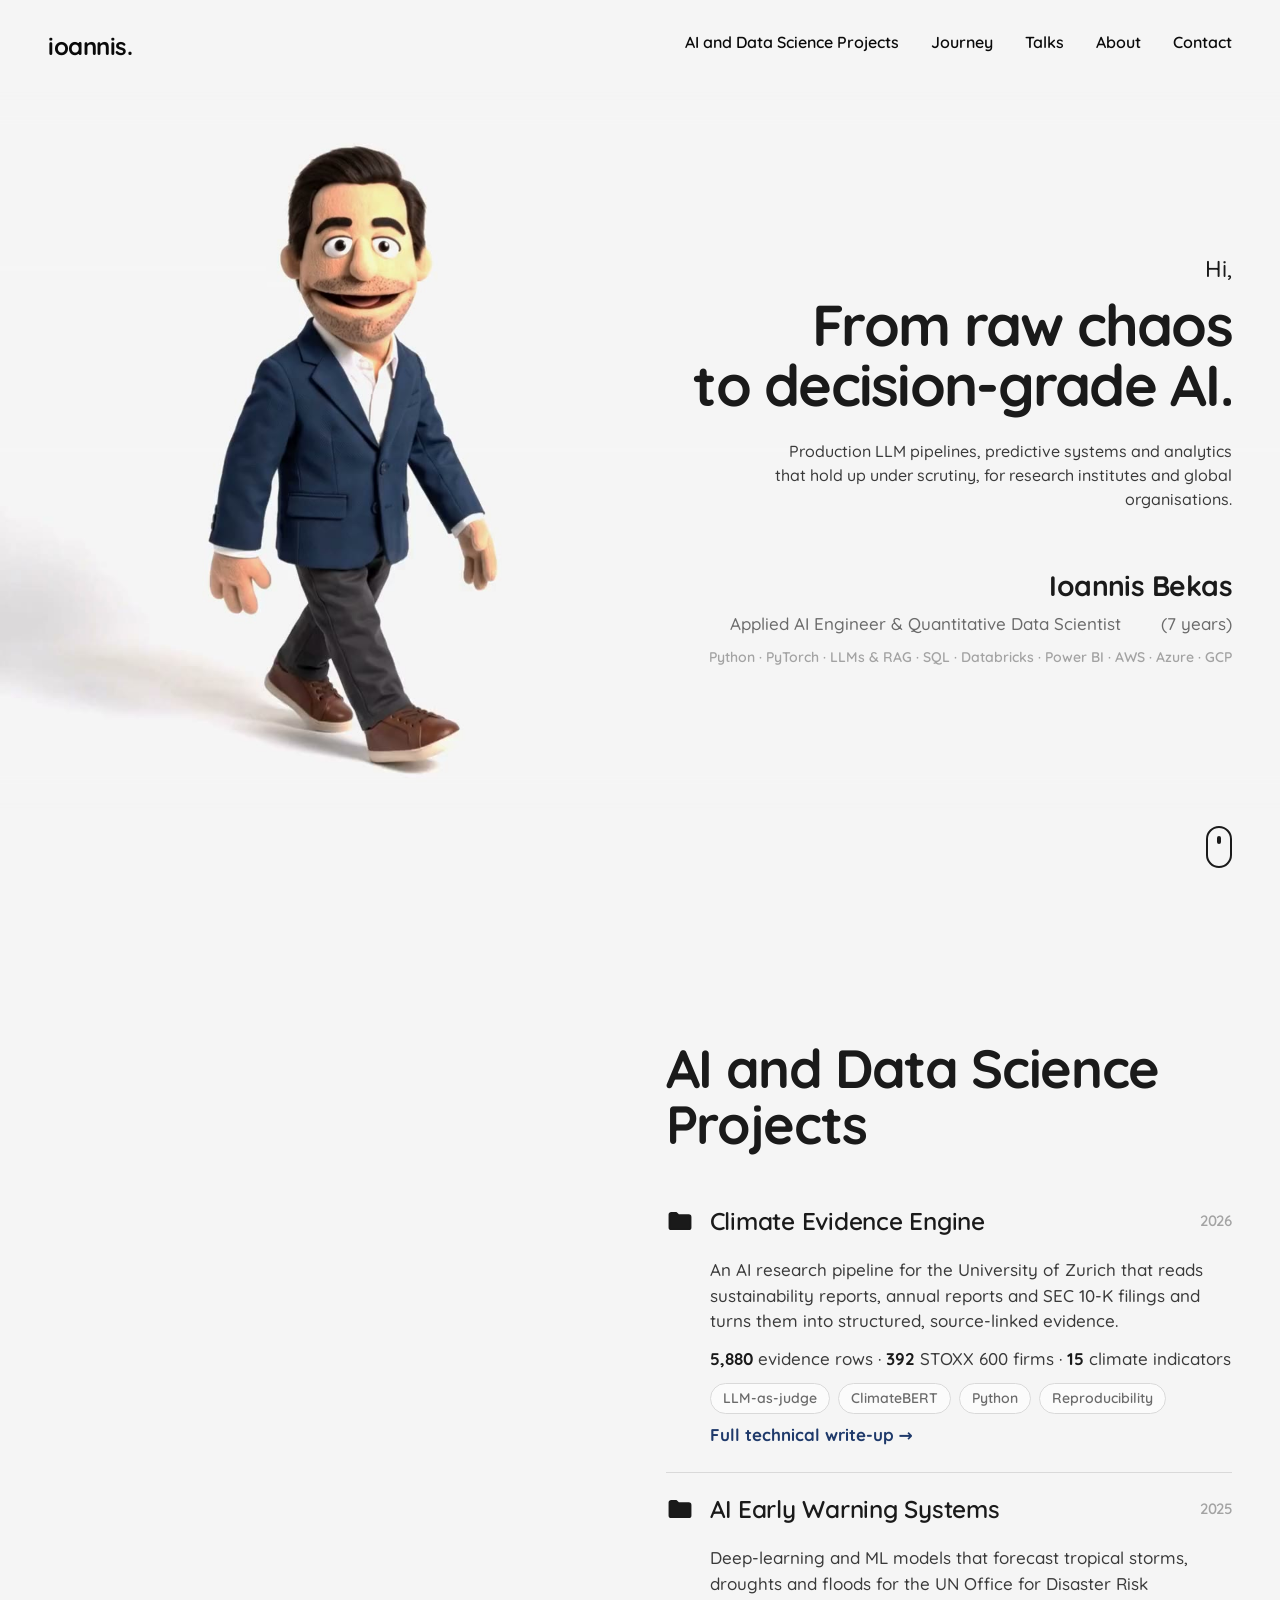
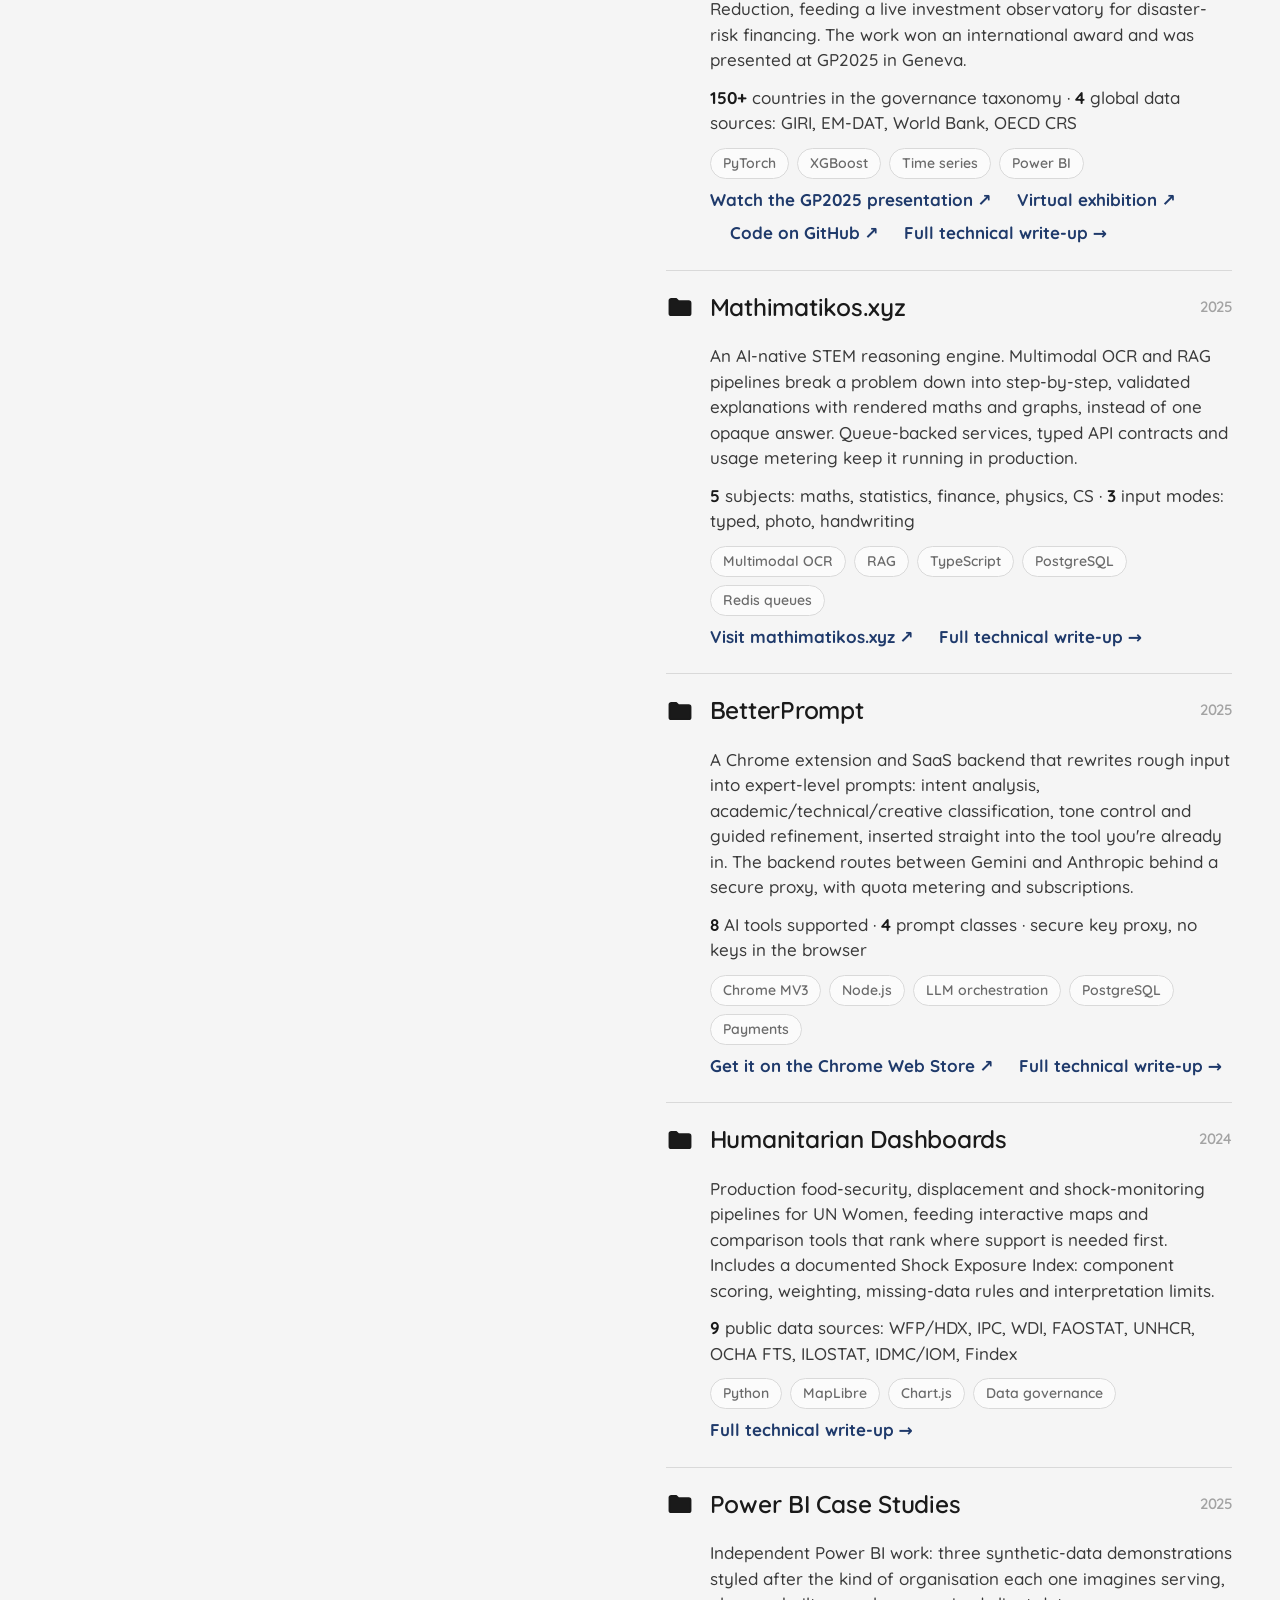
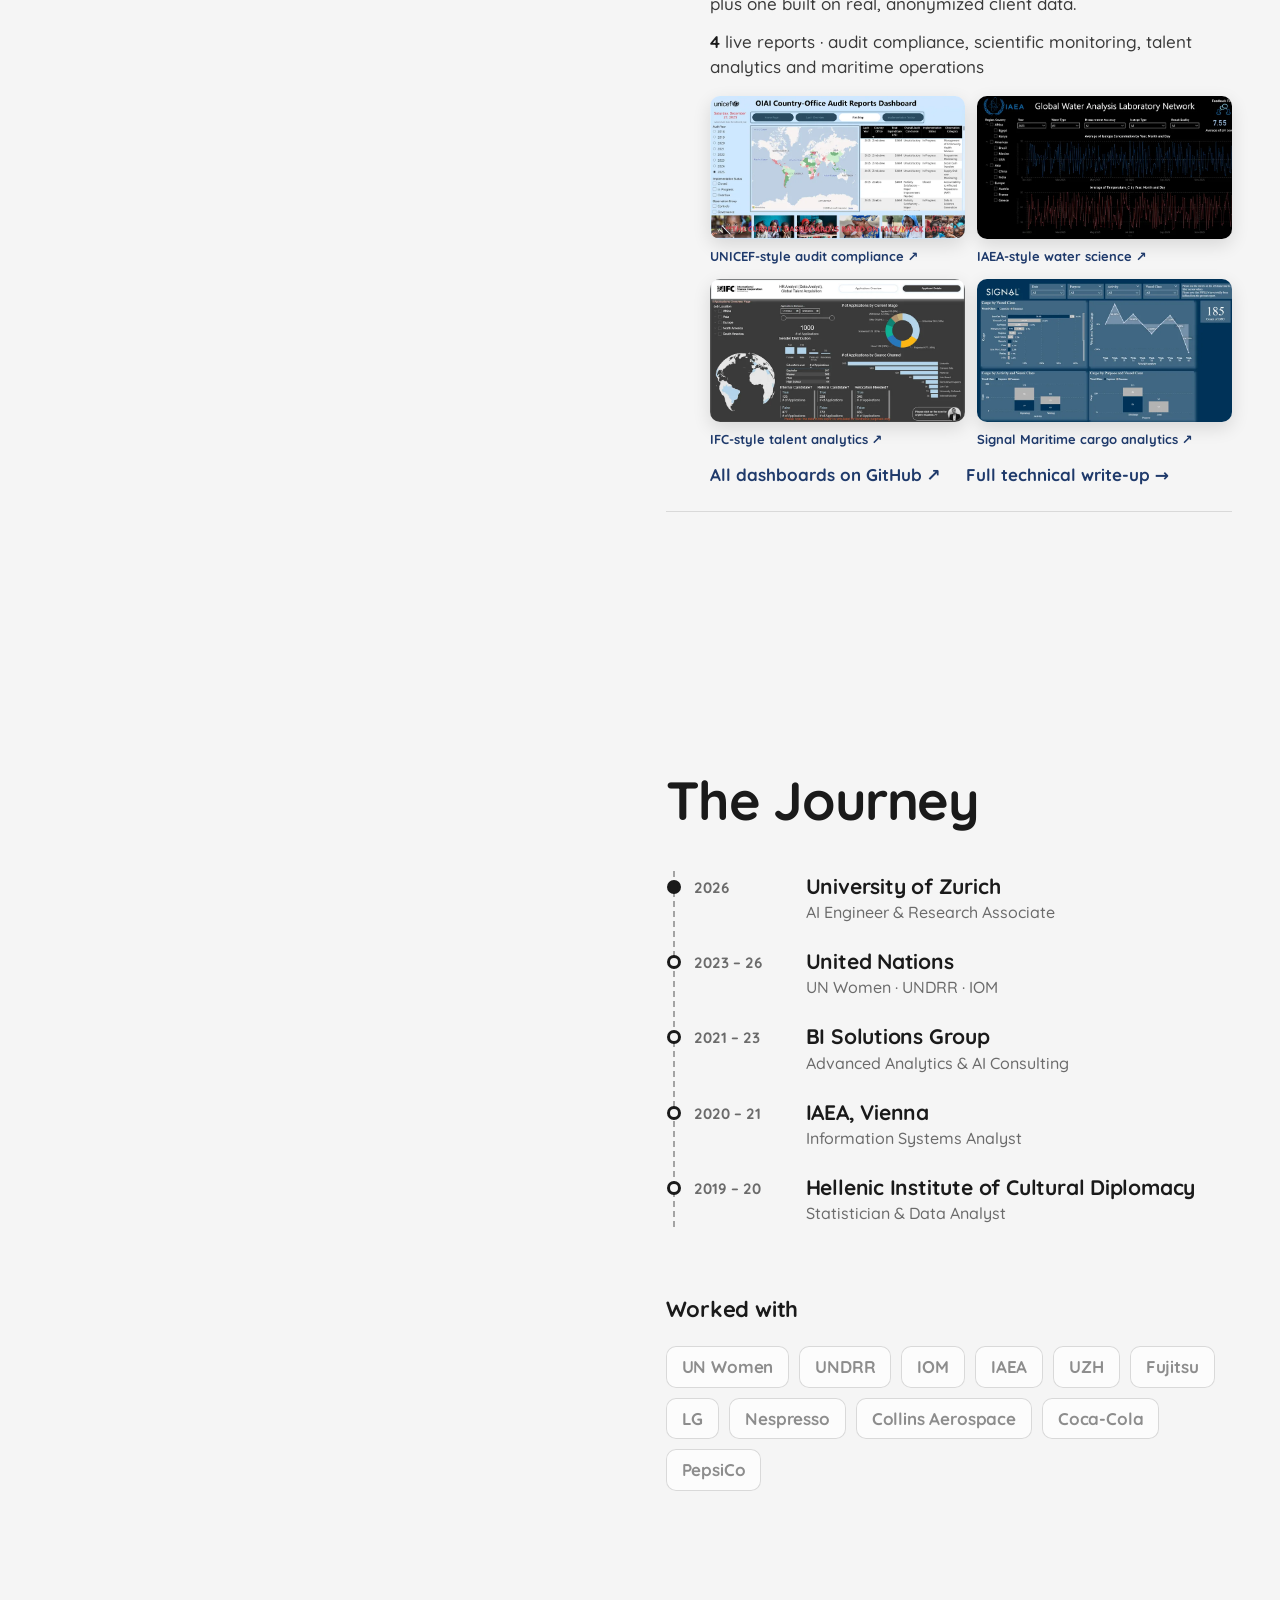
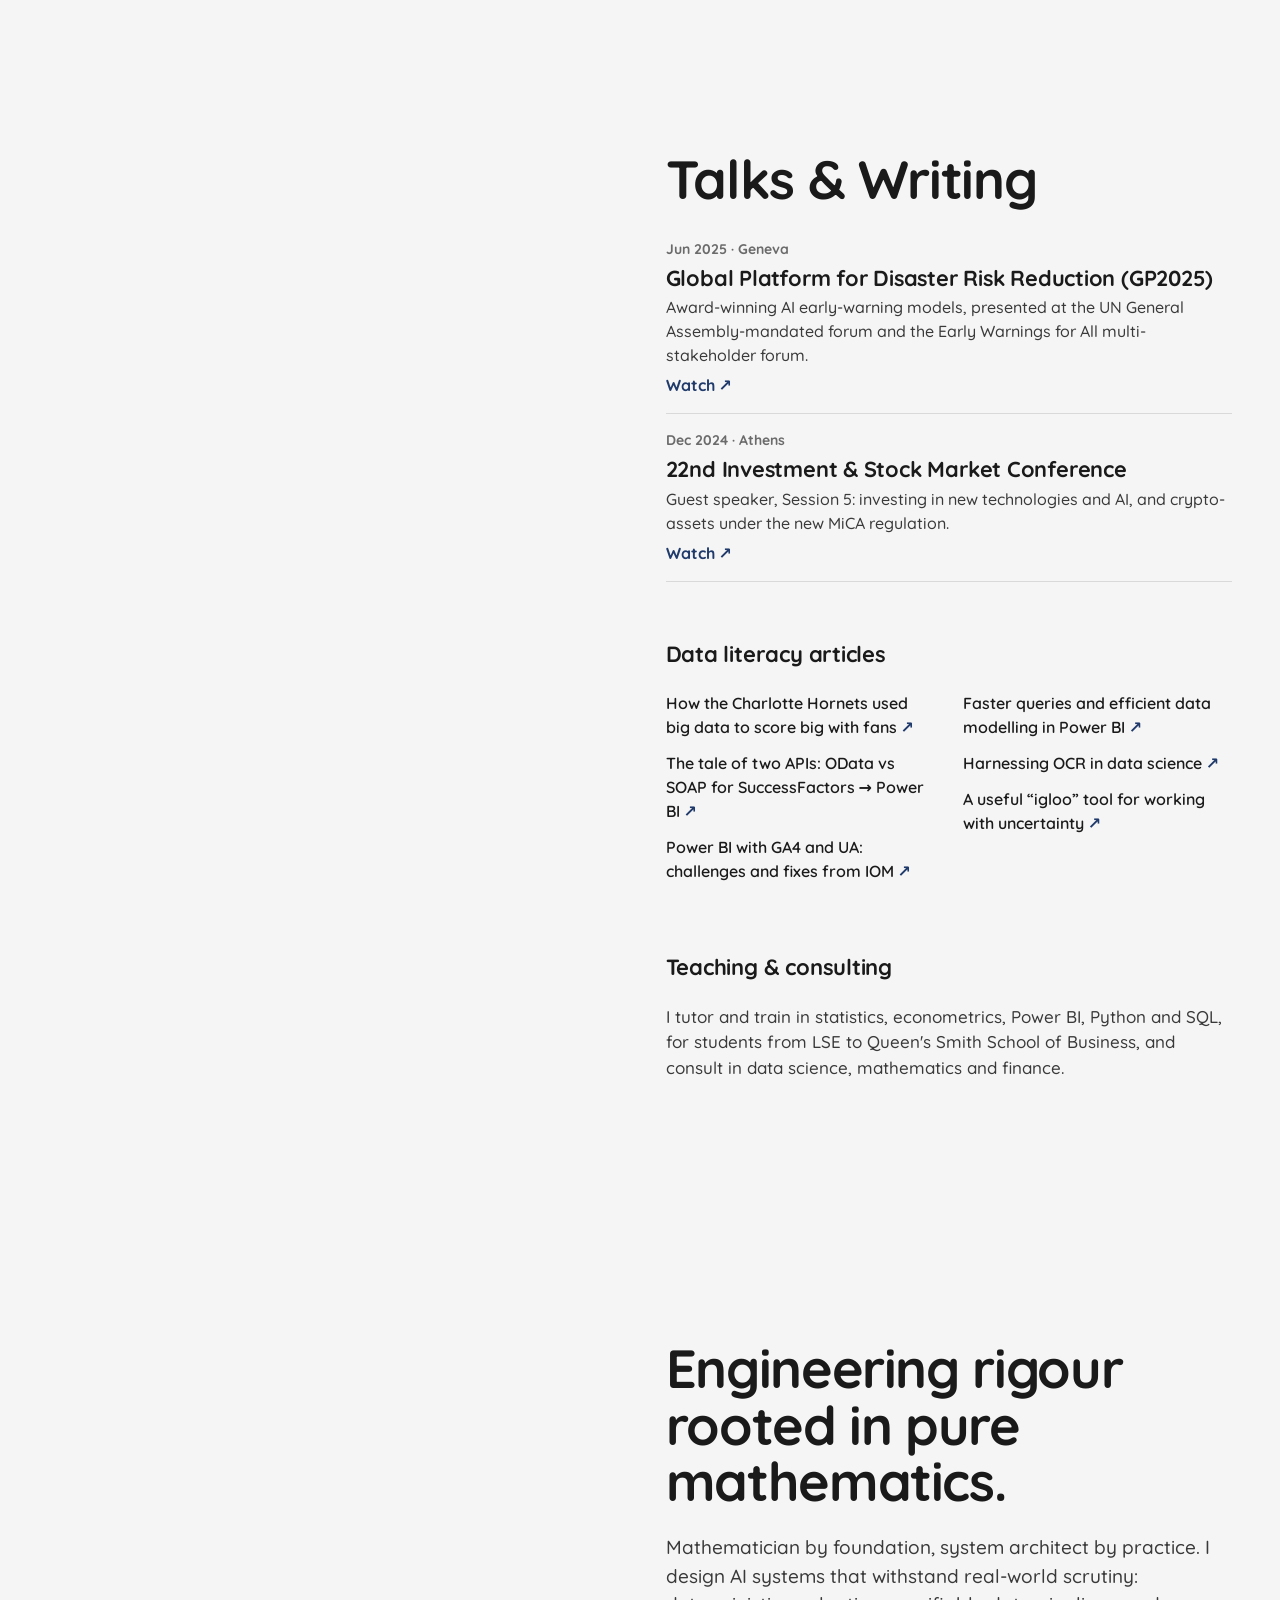
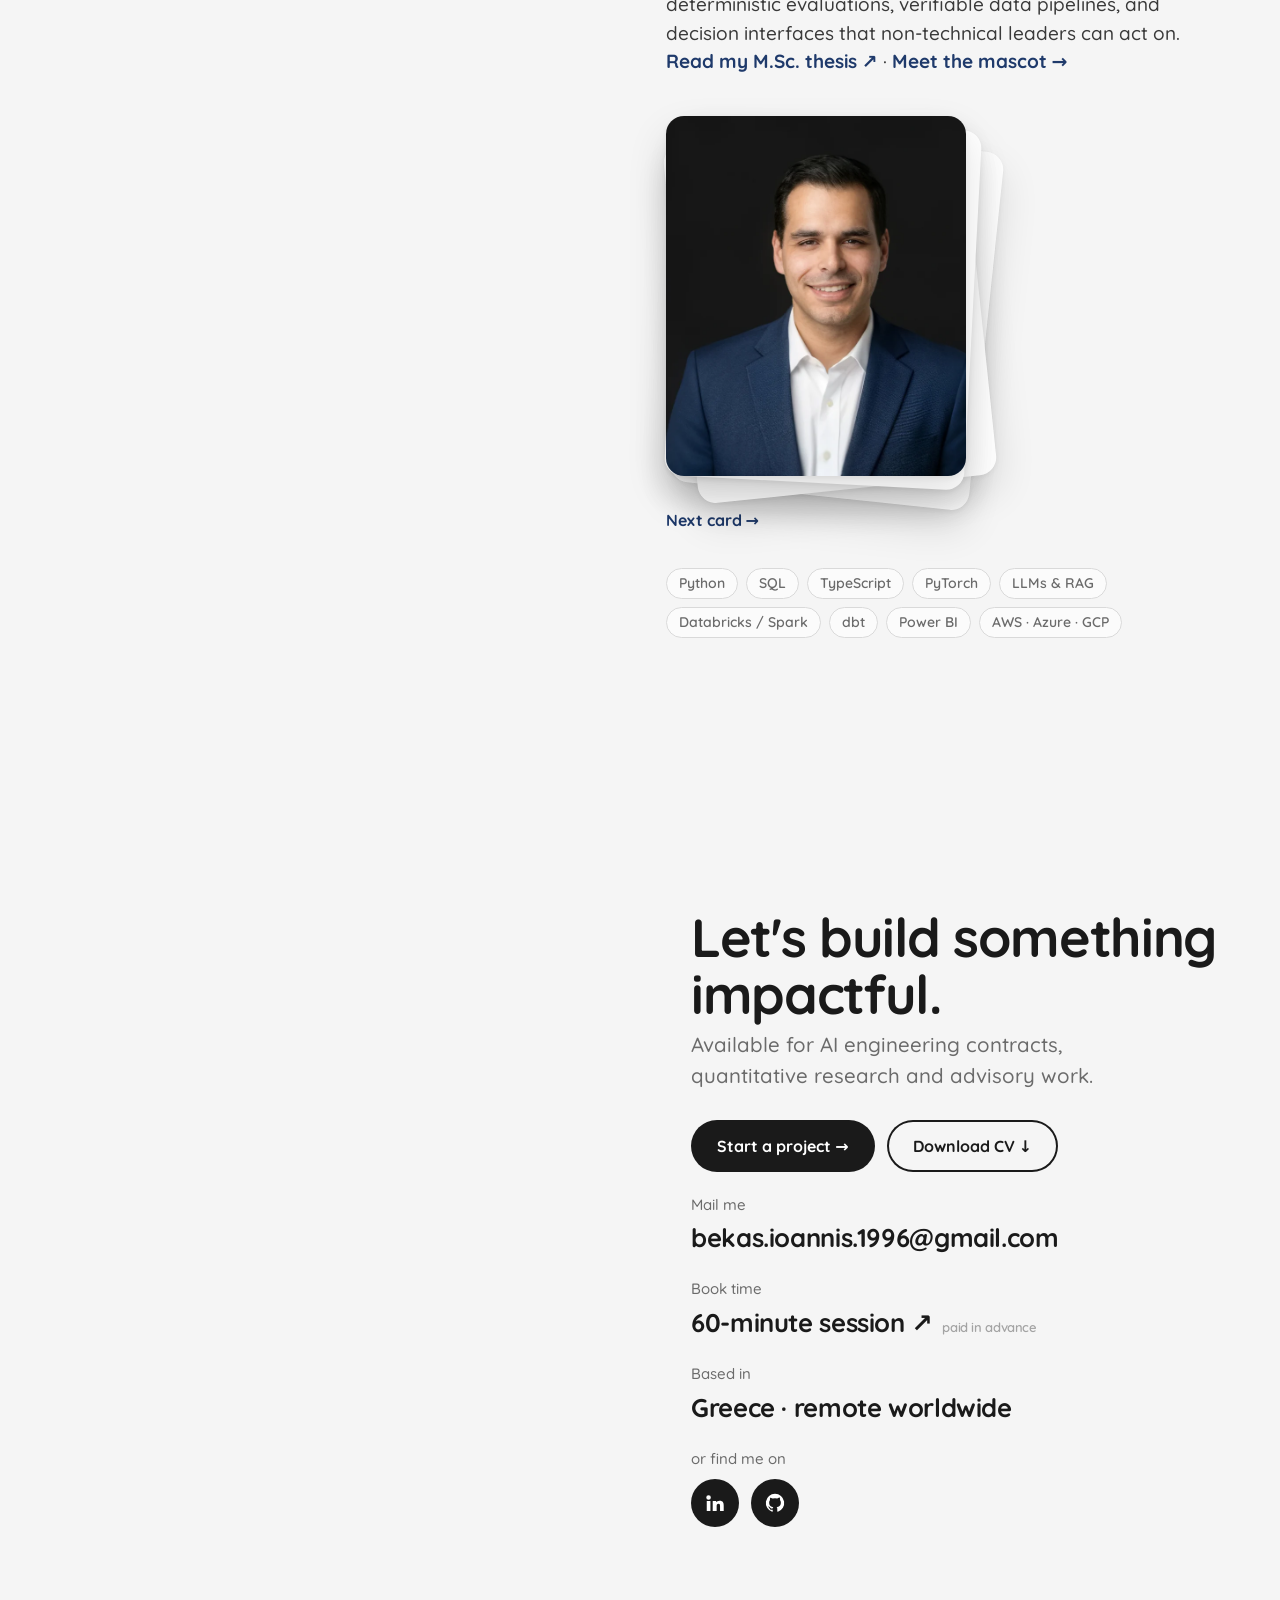
<file: index.html>
<!doctype html>
<html lang="en">
<head>
  <meta charset="utf-8">
  <meta name="viewport" content="width=device-width, initial-scale=1, viewport-fit=cover">
  <title>Ioannis Bekas | AI Engineer &amp; Data Scientist</title>
  <meta name="description" content="Ioannis Bekas: AI engineer and data scientist. Seven years turning messy data into decisions for the United Nations, the University of Zurich and Fortune 500 teams.">
  <meta name="theme-color" content="#f5f5f5">
  <meta name="color-scheme" content="light">
  <meta property="og:type" content="website">
  <meta property="og:title" content="Ioannis Bekas | AI Engineer & Data Scientist">
  <meta property="og:description" content="Messy data in. Clear decisions out.">
  <meta property="og:url" content="https://ioannisbekas.github.io/ioannis-Bekas-mascot/">
  <meta property="og:image" content="https://ioannisbekas.github.io/ioannis-Bekas-mascot/media/img/og.jpg">
  <link rel="canonical" href="https://ioannisbekas.github.io/ioannis-Bekas-mascot/">
  <meta name="twitter:card" content="summary_large_image">
  <link rel="icon" type="image/png" href="media/img/favicon.png">
  <link rel="apple-touch-icon" href="media/img/apple-touch-icon.png">
  <link rel="preconnect" href="https://fonts.googleapis.com">
  <link rel="preconnect" href="https://fonts.gstatic.com" crossorigin>
  <link href="https://fonts.googleapis.com/css2?family=Quicksand:wght@500;600;700&display=swap" rel="stylesheet">
  <link rel="preload" as="image" href="media/img/scene1_first.jpg">
  <link rel="stylesheet" href="styles.css">
</head>
<body>
  <!-- Fixed puppet scenes. main.js fills each layer with its clip and crossfades them as sections scroll into view. -->
  <div class="stage" aria-hidden="true">
    <div class="scene-layer is-active" data-scene="1"><video muted playsinline preload="auto" poster="media/img/scene1_first.jpg"></video></div>
    <div class="scene-layer" data-scene="2"><video muted playsinline preload="auto" poster="media/img/scene2_first.jpg"></video></div>
    <div class="scene-layer" data-scene="3"><video muted playsinline preload="auto" poster="media/img/scene3_first.jpg"></video></div>
    <div class="scene-layer" data-scene="6"><video muted playsinline preload="auto" poster="media/img/scene6_first.jpg"></video></div>
    <div class="scene-layer" data-scene="4"><video muted playsinline preload="auto" poster="media/img/scene4_first.jpg"></video></div>
    <div class="scene-layer" data-scene="5"><video muted playsinline preload="auto" poster="media/img/scene5_first.jpg"></video></div>
  </div>

  <header class="site-header">
    <a class="wordmark" href="#hero">ioannis.</a>
    <button class="menu-toggle" aria-expanded="false" aria-controls="site-nav" aria-label="Open menu">
      <span></span><span></span>
    </button>
  </header>
  <nav id="site-nav" class="site-nav">
      <a href="#work">AI and Data Science Projects</a>
      <a href="#journey">Journey</a>
      <a href="#talks">Talks</a>
      <a href="#about">About</a>
      <a href="#contact">Contact</a>
  </nav>

  <main>
    <section id="hero" class="section section--hero" data-scene="1">
      <div class="section-inner">
        <p class="hero-hi">Hi,</p>
        <h1 class="hero-title">
          <span>From raw chaos</span>
          <span>to decision-grade AI.</span>
        </h1>
        <p class="hero-sub">Production LLM pipelines, predictive systems and analytics that hold up under scrutiny, for research institutes and global organisations.</p>
        <div class="hero-meta">
          <p class="hero-name">Ioannis Bekas</p>
          <p class="hero-role"><span>Applied AI Engineer &amp; Quantitative Data Scientist</span><span class="muted">(7 years)</span></p>
          <p class="hero-stack">Python · PyTorch · LLMs &amp; RAG · SQL · Databricks · Power BI · AWS · Azure · GCP</p>
        </div>
      </div>
      <a class="scroll-cue" href="#work" aria-label="Scroll to projects"><span></span></a>
    </section>

    <section id="work" class="section" data-scene="2">
      <div class="section-inner">
        <h2 class="section-title">AI and Data Science Projects</h2>
        <ul class="works">
          <li>
            <details open>
              <summary><svg class="folder" viewBox="0 0 24 24" aria-hidden="true"><path d="M3 6.5A1.5 1.5 0 0 1 4.5 5h4.2l2 2h8.8A1.5 1.5 0 0 1 21 8.5v9A1.5 1.5 0 0 1 19.5 19h-15A1.5 1.5 0 0 1 3 17.5z"/></svg>Climate Evidence Engine <span class="work-year">2026</span></summary>
              <div class="work-body">
                <p>An AI research pipeline for the University of Zurich that reads sustainability reports, annual reports and SEC 10-K filings and turns them into structured, source-linked evidence.</p>
                <p class="work-stats"><b>5,880</b> evidence rows · <b>392</b> STOXX 600 firms · <b>15</b> climate indicators</p>
                <ul class="tags"><li>LLM-as-judge</li><li>ClimateBERT</li><li>Python</li><li>Reproducibility</li></ul>
                <a class="work-link" href="projects/climate-evidence-engine.html">Full technical write-up →</a>
              </div>
            </details>
          </li>
          <li>
            <details open>
              <summary><svg class="folder" viewBox="0 0 24 24" aria-hidden="true"><path d="M3 6.5A1.5 1.5 0 0 1 4.5 5h4.2l2 2h8.8A1.5 1.5 0 0 1 21 8.5v9A1.5 1.5 0 0 1 19.5 19h-15A1.5 1.5 0 0 1 3 17.5z"/></svg>AI Early Warning Systems <span class="work-year">2025</span></summary>
              <div class="work-body">
                <p>Deep-learning and ML models that forecast tropical storms, droughts and floods for the UN Office for Disaster Risk Reduction, feeding a live investment observatory for disaster-risk financing. The work won an international award and was presented at GP2025 in Geneva.</p>
                <p class="work-stats"><b>150+</b> countries in the governance taxonomy · <b>4</b> global data sources: GIRI, EM-DAT, World Bank, OECD CRS</p>
                <ul class="tags"><li>PyTorch</li><li>XGBoost</li><li>Time series</li><li>Power BI</li></ul>
                <a class="work-link" href="https://www.youtube.com/live/_gxzUT5FB54?t=32160" target="_blank" rel="noopener">Watch the GP2025 presentation ↗</a>
                <a class="work-link" href="https://www.artsteps.com/view/6835882f4540c76450bd18fb" target="_blank" rel="noopener">Virtual exhibition ↗</a>
                <a class="work-link" href="https://github.com/IoannisBekas/Disaster-Risk-Reduction-Projects" target="_blank" rel="noopener">Code on GitHub ↗</a>
                <a class="work-link" href="projects/early-warning-systems.html">Full technical write-up →</a>
              </div>
            </details>
          </li>
          <li>
            <details open>
              <summary><svg class="folder" viewBox="0 0 24 24" aria-hidden="true"><path d="M3 6.5A1.5 1.5 0 0 1 4.5 5h4.2l2 2h8.8A1.5 1.5 0 0 1 21 8.5v9A1.5 1.5 0 0 1 19.5 19h-15A1.5 1.5 0 0 1 3 17.5z"/></svg>Mathimatikos.xyz <span class="work-year">2025</span></summary>
              <div class="work-body">
                <p>An AI-native STEM reasoning engine. Multimodal OCR and RAG pipelines break a problem down into step-by-step, validated explanations with rendered maths and graphs, instead of one opaque answer. Queue-backed services, typed API contracts and usage metering keep it running in production.</p>
                <p class="work-stats"><b>5</b> subjects: maths, statistics, finance, physics, CS · <b>3</b> input modes: typed, photo, handwriting</p>
                <ul class="tags"><li>Multimodal OCR</li><li>RAG</li><li>TypeScript</li><li>PostgreSQL</li><li>Redis queues</li></ul>
                <a class="work-link" href="https://mathimatikos.xyz" target="_blank" rel="noopener">Visit mathimatikos.xyz ↗</a>
                <a class="work-link" href="projects/mathimatikos.html">Full technical write-up →</a>
              </div>
            </details>
          </li>
          <li>
            <details open>
              <summary><svg class="folder" viewBox="0 0 24 24" aria-hidden="true"><path d="M3 6.5A1.5 1.5 0 0 1 4.5 5h4.2l2 2h8.8A1.5 1.5 0 0 1 21 8.5v9A1.5 1.5 0 0 1 19.5 19h-15A1.5 1.5 0 0 1 3 17.5z"/></svg>BetterPrompt <span class="work-year">2025</span></summary>
              <div class="work-body">
                <p>A Chrome extension and SaaS backend that rewrites rough input into expert-level prompts: intent analysis, academic/technical/creative classification, tone control and guided refinement, inserted straight into the tool you're already in. The backend routes between Gemini and Anthropic behind a secure proxy, with quota metering and subscriptions.</p>
                <p class="work-stats"><b>8</b> AI tools supported · <b>4</b> prompt classes · secure key proxy, no keys in the browser</p>
                <ul class="tags"><li>Chrome MV3</li><li>Node.js</li><li>LLM orchestration</li><li>PostgreSQL</li><li>Payments</li></ul>
                <a class="work-link" href="https://chromewebstore.google.com/detail/better-prompt/opniocbfeneoikelapjfahphenmkgfdg" target="_blank" rel="noopener">Get it on the Chrome Web Store ↗</a>
                <a class="work-link" href="projects/betterprompt.html">Full technical write-up →</a>
              </div>
            </details>
          </li>
          <li>
            <details open>
              <summary><svg class="folder" viewBox="0 0 24 24" aria-hidden="true"><path d="M3 6.5A1.5 1.5 0 0 1 4.5 5h4.2l2 2h8.8A1.5 1.5 0 0 1 21 8.5v9A1.5 1.5 0 0 1 19.5 19h-15A1.5 1.5 0 0 1 3 17.5z"/></svg>Humanitarian Dashboards <span class="work-year">2024</span></summary>
              <div class="work-body">
                <p>Production food-security, displacement and shock-monitoring pipelines for UN Women, feeding interactive maps and comparison tools that rank where support is needed first. Includes a documented Shock Exposure Index: component scoring, weighting, missing-data rules and interpretation limits.</p>
                <p class="work-stats"><b>9</b> public data sources: WFP/HDX, IPC, WDI, FAOSTAT, UNHCR, OCHA FTS, ILOSTAT, IDMC/IOM, Findex</p>
                <ul class="tags"><li>Python</li><li>MapLibre</li><li>Chart.js</li><li>Data governance</li></ul>
                <a class="work-link" href="projects/humanitarian-dashboards.html">Full technical write-up →</a>
              </div>
            </details>
          </li>
          <li>
            <details open>
              <summary><svg class="folder" viewBox="0 0 24 24" aria-hidden="true"><path d="M3 6.5A1.5 1.5 0 0 1 4.5 5h4.2l2 2h8.8A1.5 1.5 0 0 1 21 8.5v9A1.5 1.5 0 0 1 19.5 19h-15A1.5 1.5 0 0 1 3 17.5z"/></svg>Power BI Case Studies <span class="work-year">2025</span></summary>
              <div class="work-body">
                <p>Independent Power BI work: three synthetic-data demonstrations styled after the kind of organisation each one imagines serving, plus one built on real, anonymized client data.</p>
                <p class="work-stats"><b>4</b> live reports · audit compliance, scientific monitoring, talent analytics and maritime operations</p>
                <ul class="shots">
                  <li><a href="https://app.powerbi.com/view?r=eyJrIjoiMjI5NDc0MzItZjFjOC00YTBjLWI2ZDMtMzZjOGEzNWUzNDQ1IiwidCI6IjkyZTRkODIxLTQ0ZGYtNGFkYS04MGI1LWQyZjFkYzliMWZlNSIsImMiOjl9" target="_blank" rel="noopener"><img src="media/img/dash_unicef.webp" alt="UNICEF-style audit compliance dashboard with a world risk map" width="800" height="448" loading="lazy"><span>UNICEF-style audit compliance ↗</span></a></li>
                  <li><a href="https://app.powerbi.com/view?r=eyJrIjoiMzQ0ODJiOWMtNmZlMS00ZGY3LWFmYjktNDQ0MWU4M2FjOTNhIiwidCI6IjkyZTRkODIxLTQ0ZGYtNGFkYS04MGI1LWQyZjFkYzliMWZlNSIsImMiOjl9" target="_blank" rel="noopener"><img src="media/img/dash_iaea.webp" alt="IAEA-style water analysis dashboard with isotope and temperature trends" width="800" height="426" loading="lazy"><span>IAEA-style water science ↗</span></a></li>
                  <li><a href="https://app.powerbi.com/view?r=eyJrIjoiNzJhZTc4NDMtNzliOS00Y2U0LWI1ZmItYzNkYjFkNTJjNzI5IiwidCI6IjkyZTRkODIxLTQ0ZGYtNGFkYS04MGI1LWQyZjFkYzliMWZlNSIsImMiOjl9" target="_blank" rel="noopener"><img src="media/img/dash_ifc.webp" alt="IFC-style talent analytics dashboard with recruitment funnel" width="800" height="453" loading="lazy"><span>IFC-style talent analytics ↗</span></a></li>
                  <li><a href="https://app.powerbi.com/view?r=eyJrIjoiYWUwZmRjODUtZjMyYy00Y2Q5LThjMjctYTI5MzExNzY0MmFmIiwidCI6IjkyZTRkODIxLTQ0ZGYtNGFkYS04MGI1LWQyZjFkYzliMWZlNSIsImMiOjl9" target="_blank" rel="noopener"><img src="media/img/dash_signal_maritime.webp" alt="Signal Maritime vessel cargo dashboard with IMO activity trend" width="800" height="447" loading="lazy"><span>Signal Maritime cargo analytics ↗</span></a></li>
                </ul>
                <a class="work-link" href="https://github.com/IoannisBekas/PowerBI-Dashboards" target="_blank" rel="noopener">All dashboards on GitHub ↗</a>
                <a class="work-link" href="projects/power-bi-case-studies.html">Full technical write-up →</a>
              </div>
            </details>
          </li>
        </ul>
      </div>
    </section>

    <section id="journey" class="section" data-scene="3">
      <div class="section-inner">
        <h2 class="section-title">The Journey</h2>
        <ol class="timeline">
          <li><span class="tl-year">2026</span><span class="tl-org">University of Zurich</span><span class="tl-role">AI Engineer &amp; Research Associate</span></li>
          <li><span class="tl-year">2023 – 26</span><span class="tl-org">United Nations</span><span class="tl-role">UN Women · UNDRR · IOM</span></li>
          <li><span class="tl-year">2021 – 23</span><span class="tl-org">BI Solutions Group</span><span class="tl-role">Advanced Analytics &amp; AI Consulting</span></li>
          <li><span class="tl-year">2020 – 21</span><span class="tl-org">IAEA, Vienna</span><span class="tl-role">Information Systems Analyst</span></li>
          <li><span class="tl-year">2019 – 20</span><span class="tl-org">Hellenic Institute of Cultural Diplomacy</span><span class="tl-role">Statistician &amp; Data Analyst</span></li>
        </ol>
        <h3 class="subhead">Worked with</h3>
        <ul class="wordmarks">
          <li>UN Women</li><li>UNDRR</li><li>IOM</li><li>IAEA</li><li>UZH</li>
          <li>Fujitsu</li><li>LG</li><li>Nespresso</li><li>Collins Aerospace</li><li>Coca-Cola</li><li>PepsiCo</li>
        </ul>
      </div>
    </section>

    <section id="talks" class="section" data-scene="6">
      <div class="section-inner">
        <h2 class="section-title">Talks &amp; Writing</h2>
        <ul class="talks">
          <li>
            <span class="talk-when">Jun 2025 · Geneva</span>
            <span class="talk-title">Global Platform for Disaster Risk Reduction (GP2025)</span>
            <span class="talk-what">Award-winning AI early-warning models, presented at the UN General Assembly-mandated forum and the Early Warnings for All multi-stakeholder forum.</span>
            <a class="work-link" href="https://www.youtube.com/live/_gxzUT5FB54?t=32115" target="_blank" rel="noopener">Watch ↗</a>
          </li>
          <li>
            <span class="talk-when">Dec 2024 · Athens</span>
            <span class="talk-title">22nd Investment &amp; Stock Market Conference</span>
            <span class="talk-what">Guest speaker, Session 5: investing in new technologies and AI, and crypto-assets under the new MiCA regulation.</span>
            <a class="work-link" href="https://www.youtube.com/watch?v=cArE51H0lX4" target="_blank" rel="noopener">Watch ↗</a>
          </li>
        </ul>
        <h3 class="subhead">Data literacy articles</h3>
        <ul class="articles">
          <li><a href="https://www.linkedin.com/pulse/how-nba-team-charlotte-hornets-used-big-data-score-fans-ioannis-bekas-ebagf/" target="_blank" rel="noopener">How the Charlotte Hornets used big data to score big with fans</a></li>
          <li><a href="https://www.linkedin.com/pulse/tale-two-apis-odata-vs-soap-connecting-successfactors-ioannis-bekas-gdbsf/" target="_blank" rel="noopener">The tale of two APIs: OData vs SOAP for SuccessFactors → Power BI</a></li>
          <li><a href="https://www.linkedin.com/pulse/power-bi-integration-ga4-ua-challenges-solutions-from-ioannis-bekas-fh8if/" target="_blank" rel="noopener">Power BI with GA4 and UA: challenges and fixes from IOM</a></li>
          <li><a href="https://www.linkedin.com/pulse/faster-queries-efficient-data-modeling-power-bi-ioannis-bekas-pogcf/" target="_blank" rel="noopener">Faster queries and efficient data modelling in Power BI</a></li>
          <li><a href="https://www.linkedin.com/pulse/harnessing-power-ocr-data-science-extracting-analyzing-ioannis-bekas-0loef/" target="_blank" rel="noopener">Harnessing OCR in data science</a></li>
          <li><a href="https://www.linkedin.com/pulse/useful-igloo-tool-when-working-uncertainty-ioannis-bekas-aet8f/" target="_blank" rel="noopener">A useful “igloo” tool for working with uncertainty</a></li>
        </ul>
        <h3 class="subhead">Teaching &amp; consulting</h3>
        <p class="teach">I tutor and train in statistics, econometrics, Power BI, Python and SQL, for students from LSE to Queen's Smith School of Business, and consult in data science, mathematics and finance.</p>
      </div>
    </section>

    <section id="about" class="section" data-scene="4">
      <div class="section-inner">
        <h2 class="section-title">Engineering rigour rooted in pure mathematics.</h2>
        <p class="lead">Mathematician by foundation, system architect by practice. I design AI systems that withstand real-world scrutiny: deterministic evaluations, verifiable data pipelines, and decision interfaces that non-technical leaders can act on. <a class="inline-link" href="https://dias.library.tuc.gr/entities/publication/1c15f1e2-4936-4d18-b1fc-250337813fe4" target="_blank" rel="noopener">Read my M.Sc. thesis ↗</a> · <a class="inline-link" href="kit/">Meet the mascot →</a></p>
        <div class="stack" aria-roledescription="card stack">
          <figure class="card card--photo"><img src="media/img/ioannis.webp" alt="Ioannis Bekas" width="360" height="409" loading="lazy"></figure>
          <div class="card card--fact"><span class="fact-k">Geneva</span><span class="fact-v">Presented AI early-warning models at GP2025, the UN Global Platform for Disaster Risk Reduction.</span></div>
          <div class="card card--fact"><span class="fact-k">9.3 / 10</span><span class="fact-v">M.Sc. in Operational Research, Analytics &amp; Decision Making. Thesis on AI and multi-criteria decision analysis.</span></div>
          <div class="card card--fact"><span class="fact-k">Stockholm</span><span class="fact-v">Exchange semester in Financial Mathematics during my B.Sc. in Mathematics, University of Athens.</span></div>
          <div class="card card--fact"><span class="fact-k">ΕΛ · EN</span><span class="fact-v">Greek native, fluent in English. Working remotely with teams across Europe.</span></div>
          <blockquote class="card card--quote"><p>“Ioannis is easily the best tutor/trainer I have had in my professional life.”</p><cite>Gautham · Power BI student</cite></blockquote>
          <blockquote class="card card--quote"><p>“He's incredibly efficient, respects our company's data privacy, and consistently delivers fast, high-quality results.”</p><cite>Theodore Anton · consulting client</cite></blockquote>
          <blockquote class="card card--quote"><p>“He taught Statistics for my LSE 2nd year course. Will hire again.”</p><cite>Shalini · LSE student</cite></blockquote>
        </div>
        <button class="stack-next" type="button">Next card →</button>
        <ul class="tags tags--skills">
          <li>Python</li><li>SQL</li><li>TypeScript</li><li>PyTorch</li><li>LLMs &amp; RAG</li><li>Databricks / Spark</li><li>dbt</li><li>Power BI</li><li>AWS · Azure · GCP</li>
        </ul>
      </div>
    </section>

    <section id="contact" class="section section--contact" data-scene="5">
      <div class="section-inner">
        <h2 class="section-title">Let's build something impactful.</h2>
        <p class="end-sub">Available for AI engineering contracts, quantitative research and advisory work.</p>
        <div class="cta">
          <a class="cta-btn" href="mailto:bekas.ioannis.1996@gmail.com?subject=Project%20enquiry&amp;body=Hi%20Ioannis%2C%0A%0AWhat%20we%20need%3A%0ATimeline%3A%0A">Start a project →</a>
          <a class="cta-btn cta-btn--ghost" href="media/Ioannis_Bekas_CV.pdf" download>Download CV ↓</a>
        </div>
        <dl class="contact">
          <dt>Mail me</dt>
          <dd><a href="mailto:bekas.ioannis.1996@gmail.com">bekas.ioannis.1996@gmail.com</a></dd>
          <dt>Book time</dt>
          <dd><a href="https://calendar.google.com/calendar/u/0/appointments/schedules/AcZssZ2AmeaTgf0_WRSHIy9kwRUy603-E-4T9Mz8TfQosOodm16fT1pB92IgypC23negth62NxmeY_I2?gv=true" target="_blank" rel="noopener">60-minute session ↗</a><span class="dd-note">paid in advance</span></dd>
          <dt>Based in</dt>
          <dd>Greece · remote worldwide</dd>
          <dt>or find me on</dt>
          <dd class="socials">
            <a href="https://www.linkedin.com/in/ioannisbekas/" target="_blank" rel="noopener" aria-label="LinkedIn"><svg viewBox="0 0 24 24" aria-hidden="true"><path d="M4.98 3.5a2.5 2.5 0 1 1 0 5 2.5 2.5 0 0 1 0-5zM3 9.75h4v11H3zM9.5 9.75h3.8v1.5h.05c.53-1 1.83-1.8 3.65-1.8 3.9 0 4.5 2.4 4.5 5.6v5.7h-4v-5c0-1.2 0-2.8-1.7-2.8s-2 1.3-2 2.7v5.1h-4.3z"/></svg></a>
            <a href="https://github.com/IoannisBekas" target="_blank" rel="noopener" aria-label="GitHub"><svg viewBox="0 0 24 24" aria-hidden="true"><path d="M12 2a10 10 0 0 0-3.16 19.49c.5.09.68-.22.68-.48v-1.7c-2.78.6-3.37-1.34-3.37-1.34-.45-1.16-1.11-1.47-1.11-1.47-.9-.62.07-.6.07-.6 1 .07 1.53 1.03 1.53 1.03.9 1.52 2.34 1.08 2.91.83.09-.65.35-1.09.63-1.34-2.22-.25-4.56-1.11-4.56-4.94 0-1.09.39-1.98 1.03-2.68-.1-.25-.45-1.27.1-2.64 0 0 .84-.27 2.75 1.02a9.5 9.5 0 0 1 5 0c1.91-1.3 2.75-1.02 2.75-1.02.55 1.37.2 2.39.1 2.64.64.7 1.03 1.59 1.03 2.68 0 3.84-2.34 4.69-4.57 4.93.36.31.68.92.68 1.85v2.75c0 .27.18.58.69.48A10 10 0 0 0 12 2z"/></svg></a>
          </dd>
        </dl>
      </div>
    </section>
  </main>

  <script src="main.js" defer></script>
</body>
</html>
</file>
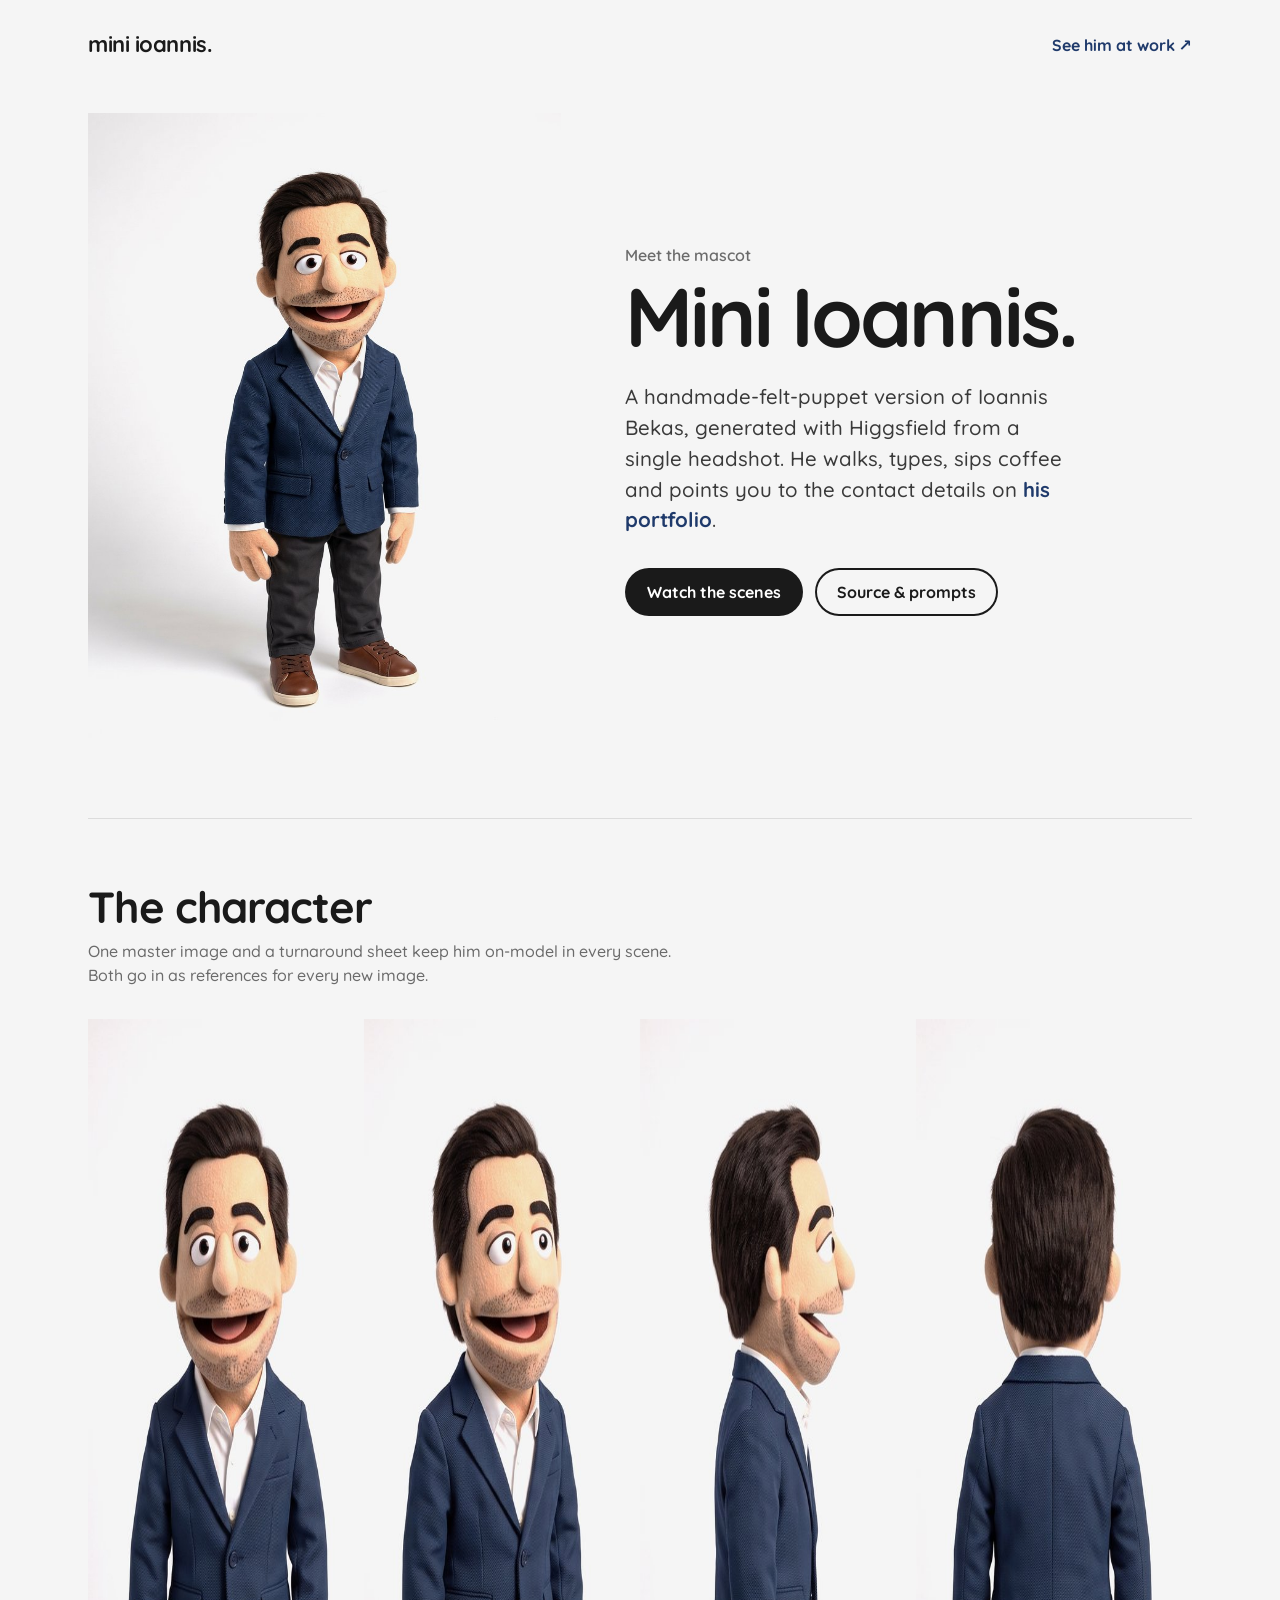
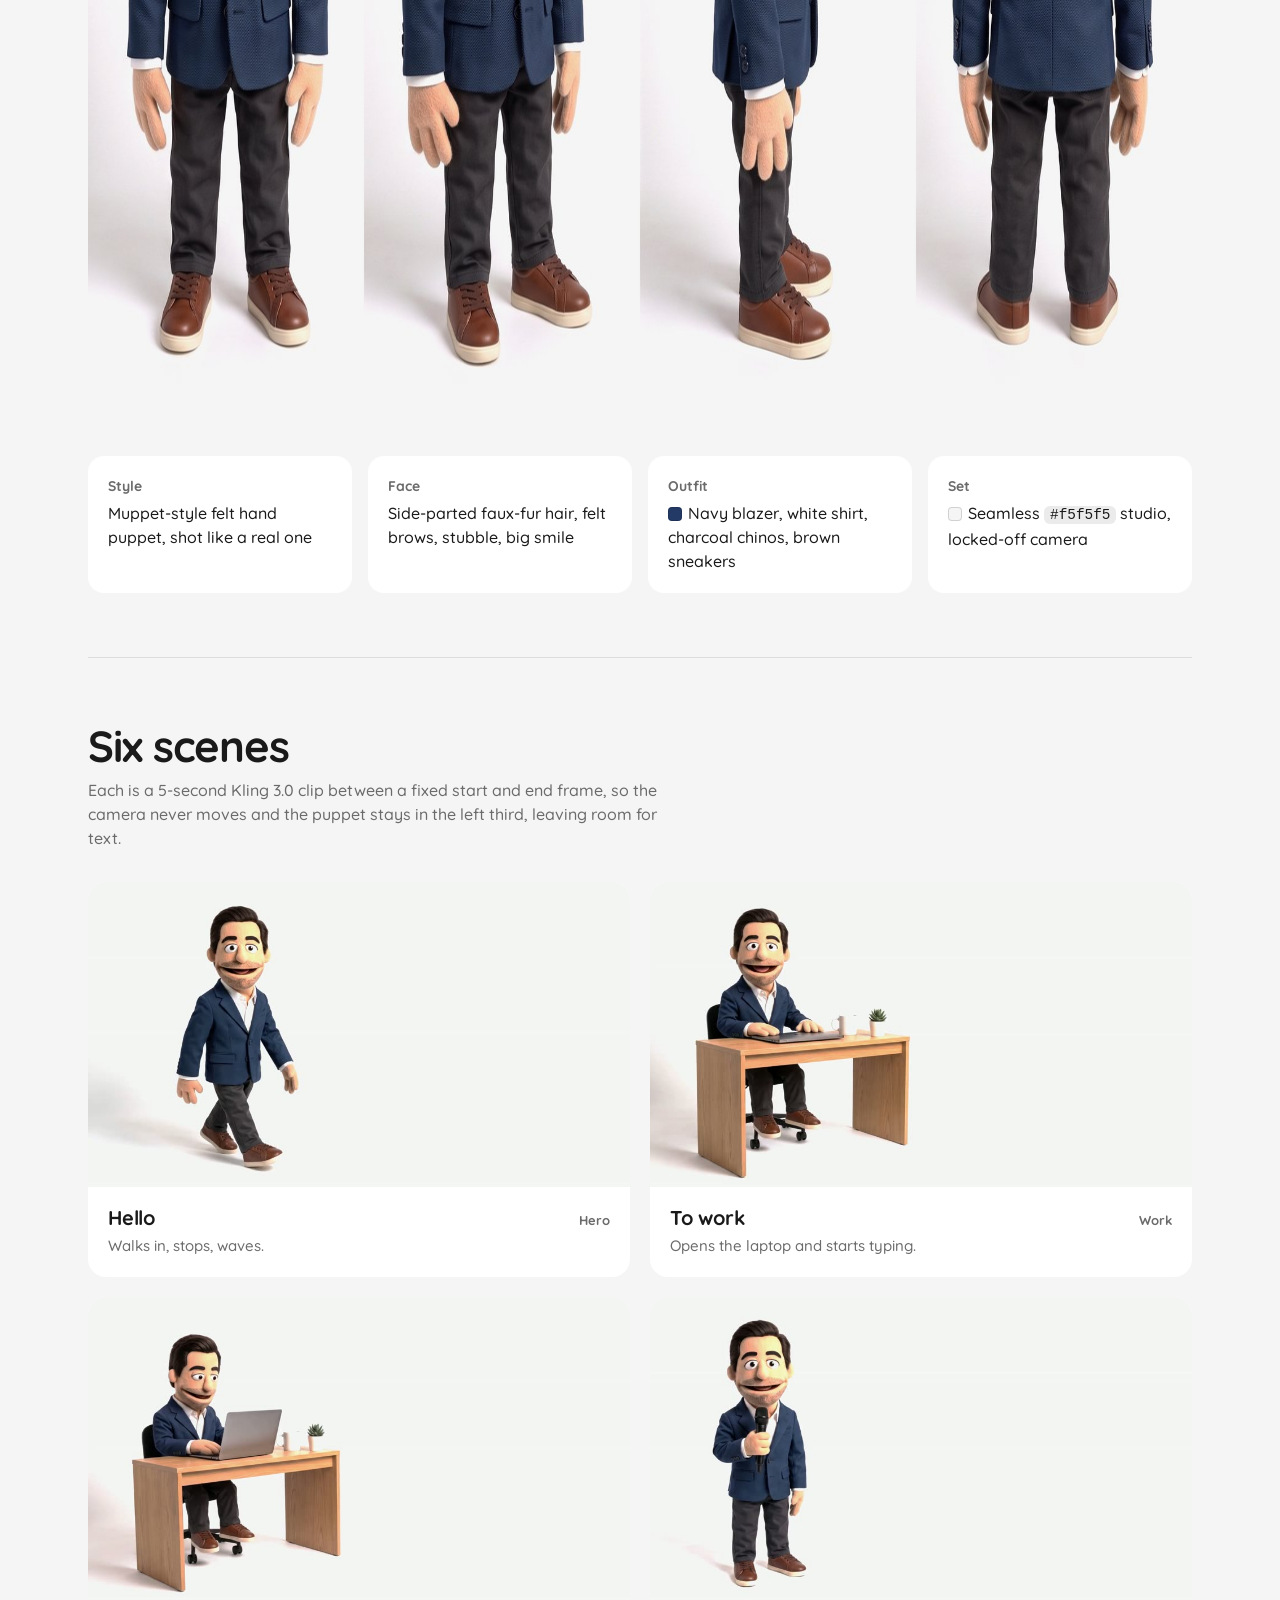
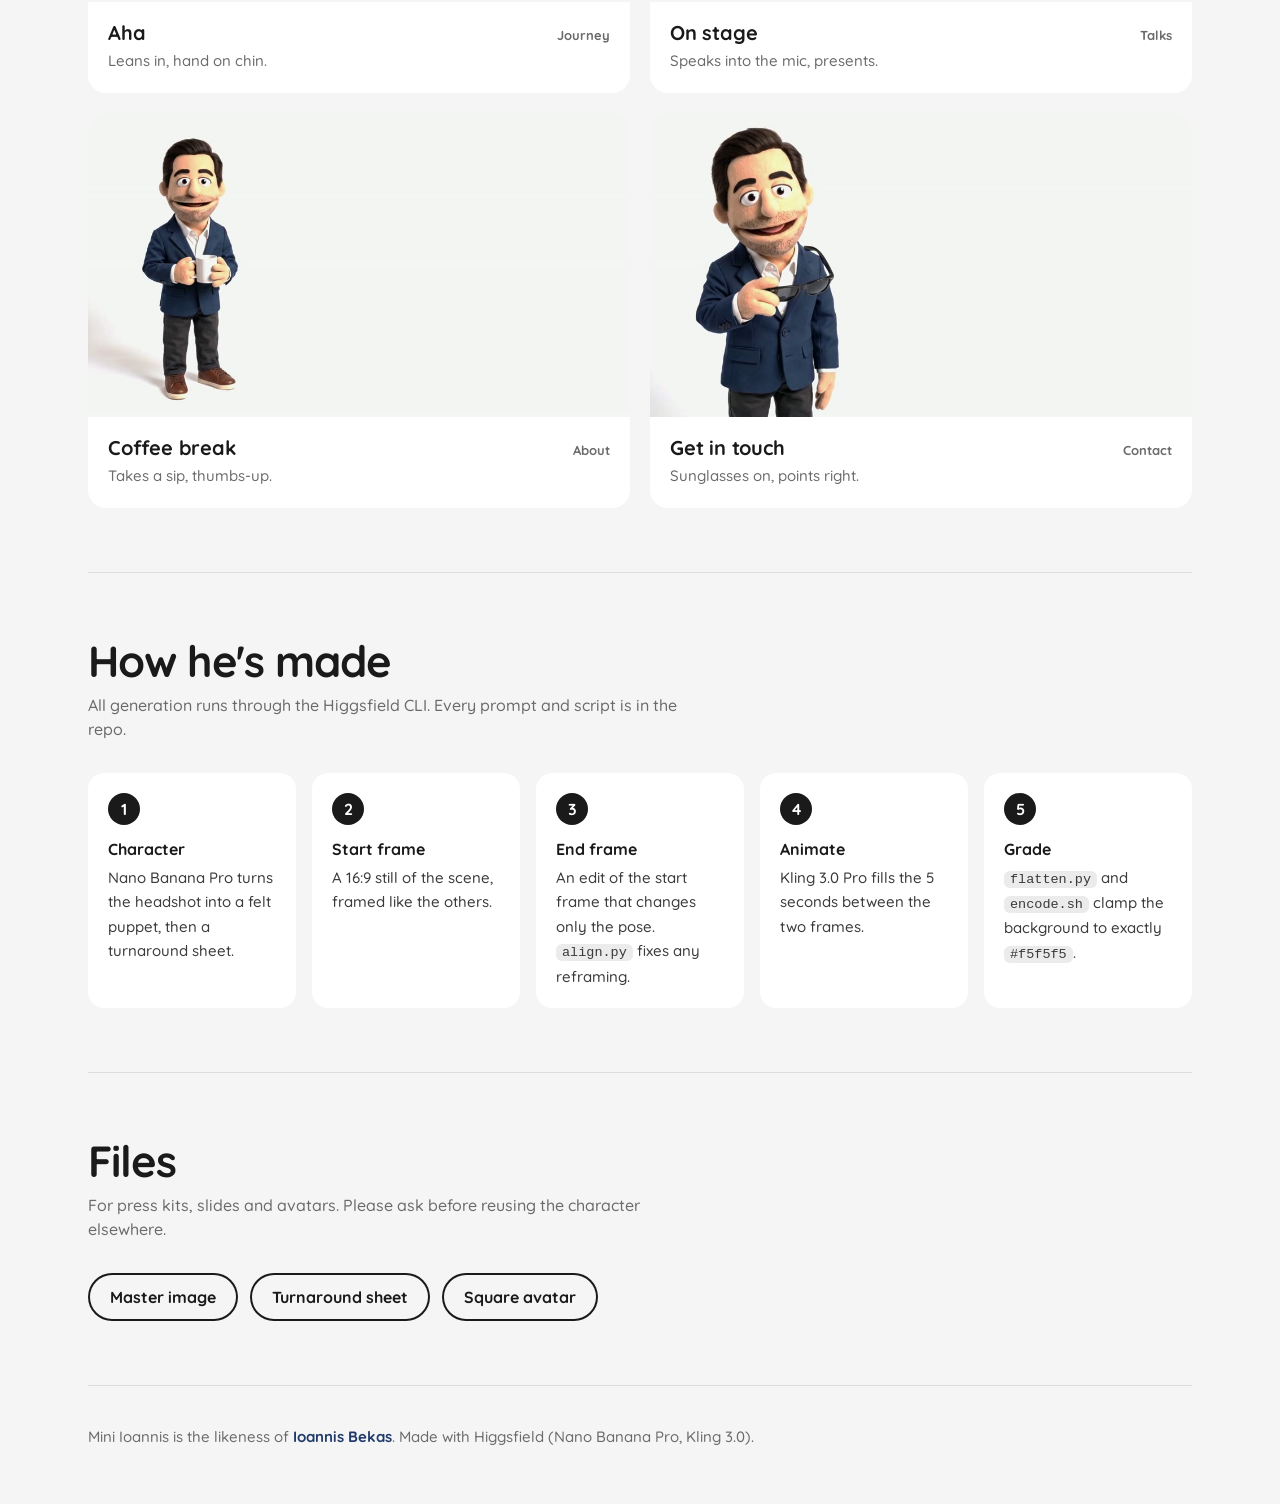
<file: kit/index.html>
<!doctype html>
<html lang="en">
<head>
  <meta charset="utf-8">
  <meta name="viewport" content="width=device-width, initial-scale=1">
  <title>Mini Ioannis | Mascot</title>
  <meta name="description" content="A felt-puppet version of Ioannis Bekas, generated with Higgsfield: character sheet, scenes and how he was made.">
  <meta name="color-scheme" content="light">
  <meta property="og:title" content="Mini Ioannis, the mascot">
  <meta property="og:image" content="https://ioannisbekas.github.io/ioannis-Bekas-mascot/docs/character.jpg">
  <link rel="icon" type="image/png" href="../docs/favicon.png">
  <link rel="preconnect" href="https://fonts.googleapis.com">
  <link rel="preconnect" href="https://fonts.gstatic.com" crossorigin>
  <link href="https://fonts.googleapis.com/css2?family=Quicksand:wght@500;600;700&display=swap" rel="stylesheet">
  <style>
    :root {
      /* Matches the graded background of every image and clip. */
      --bg: #f5f5f5;
      --ink: #1a1a1a;
      --muted: #6b6b6b;
      --line: #dcdcdc;
      --card: #ffffff;
      --accent: #1f3a6b;
      --gutter: clamp(16px, 4vw, 48px);
      color-scheme: light;
    }
    * { box-sizing: border-box; }
    html { scroll-behavior: smooth; }
    body {
      margin: 0;
      background: var(--bg);
      color: var(--ink);
      font-family: "Quicksand", system-ui, sans-serif;
      font-weight: 500;
      line-height: 1.5;
      -webkit-font-smoothing: antialiased;
    }
    a { color: var(--accent); font-weight: 700; text-decoration: none; }
    a:hover { text-decoration: underline; }
    img, video { display: block; max-width: 100%; }
    .wrap { max-width: 1200px; margin: 0 auto; padding: 0 var(--gutter); }

    header.top { display: flex; justify-content: space-between; align-items: center; padding: 28px 0; }
    .mark { font-weight: 700; font-size: 22px; color: var(--ink); letter-spacing: -0.02em; }

    .hero { display: grid; grid-template-columns: 5fr 6fr; align-items: center; gap: clamp(24px, 5vw, 72px); padding: 24px 0 72px; }
    .hero img { width: 100%; height: auto; }
    .kicker { margin: 0 0 8px; color: var(--muted); font-weight: 600; }
    h1 { margin: 0; font-size: clamp(44px, 6.5vw, 96px); line-height: 1; letter-spacing: -0.035em; }
    .lead { margin: 24px 0 32px; font-size: clamp(18px, 1.6vw, 21px); color: #3a3a3a; max-width: 38ch; }
    .buttons { display: flex; flex-wrap: wrap; gap: 12px; }
    .btn { display: inline-block; padding: 12px 22px; border-radius: 999px; background: var(--ink); color: #fff; }
    .btn--ghost { background: transparent; color: var(--ink); box-shadow: inset 0 0 0 2px var(--ink); }
    .btn:hover { text-decoration: none; transform: translateY(-2px); }
    .btn { transition: transform .2s; }

    section { padding: 64px 0; border-top: 1px solid var(--line); }
    h2 { margin: 0 0 8px; font-size: clamp(30px, 3.4vw, 48px); letter-spacing: -0.025em; line-height: 1.1; }
    .sub { margin: 0 0 32px; color: var(--muted); max-width: 60ch; }

    .spec { display: grid; grid-template-columns: repeat(4, 1fr); gap: 16px; margin: 32px 0 0; padding: 0; list-style: none; }
    .spec li { background: var(--card); border-radius: 16px; padding: 20px; }
    .spec b { display: block; margin-bottom: 4px; font-size: 14px; color: var(--muted); }
    .swatch { display: inline-block; width: 14px; height: 14px; border-radius: 4px; vertical-align: -2px; margin-right: 6px; box-shadow: inset 0 0 0 1px rgba(0,0,0,.15); }

    .scenes { display: grid; grid-template-columns: repeat(2, 1fr); gap: 20px; margin: 0; padding: 0; list-style: none; }
    .scene { background: var(--card); border-radius: 18px; overflow: hidden; }
    .scene video { width: 100%; aspect-ratio: 16 / 9; object-fit: cover; background: var(--bg); }
    .scene-meta { display: flex; justify-content: space-between; align-items: baseline; gap: 12px; padding: 16px 20px 20px; }
    .scene h3 { margin: 0; font-size: 20px; letter-spacing: -0.01em; }
    .scene p { margin: 2px 0 0; color: var(--muted); font-size: 15px; }
    .scene .tag { flex: none; font-size: 13px; font-weight: 700; color: var(--muted); }

    .steps { counter-reset: s; display: grid; grid-template-columns: repeat(5, 1fr); gap: 16px; margin: 0; padding: 0; list-style: none; }
    .steps li { counter-increment: s; background: var(--card); border-radius: 16px; padding: 20px; }
    .steps li::before { content: counter(s); display: grid; place-items: center; width: 32px; height: 32px; margin-bottom: 12px; border-radius: 50%; background: var(--ink); color: #fff; font-weight: 700; }
    .steps b { display: block; margin-bottom: 4px; }
    .steps span { color: #3a3a3a; font-size: 15px; }
    code { font-family: ui-monospace, "Cascadia Code", Consolas, monospace; font-size: .9em; background: #ebebeb; padding: 1px 6px; border-radius: 6px; }

    .downloads { display: flex; flex-wrap: wrap; gap: 12px; }
    footer { padding: 40px 0 56px; color: var(--muted); font-size: 15px; border-top: 1px solid var(--line); }

    @media (max-width: 900px) {
      .hero { grid-template-columns: 1fr; }
      .hero img { max-width: 420px; margin: 0 auto; }
      .spec { grid-template-columns: 1fr 1fr; }
      .scenes { grid-template-columns: 1fr; }
      .steps { grid-template-columns: 1fr; }
    }
    @media (prefers-reduced-motion: reduce) { html { scroll-behavior: auto; } .btn { transition: none; } }
  </style>
</head>
<body>
  <div class="wrap">
    <header class="top">
      <span class="mark">mini ioannis.</span>
      <a href="../">See him at work ↗</a>
    </header>

    <div class="hero">
      <img src="../docs/master-web.jpg" alt="Felt puppet of Ioannis Bekas in a navy blazer, white shirt and charcoal chinos" width="900" height="1200">
      <div>
        <p class="kicker">Meet the mascot</p>
        <h1>Mini Ioannis.</h1>
        <p class="lead">A handmade-felt-puppet version of Ioannis Bekas, generated with Higgsfield from a single headshot. He walks, types, sips coffee and points you to the contact details on <a href="../">his portfolio</a>.</p>
        <div class="buttons">
          <a class="btn" href="#scenes">Watch the scenes</a>
          <a class="btn btn--ghost" href="https://github.com/IoannisBekas/ioannis-Bekas-mascot">Source &amp; prompts</a>
        </div>
      </div>
    </div>

    <section id="character">
      <h2>The character</h2>
      <p class="sub">One master image and a turnaround sheet keep him on-model in every scene. Both go in as references for every new image.</p>
      <img src="../docs/turnaround-web.jpg" alt="Turnaround sheet: front, three-quarter, side and back views of the puppet" width="1800" height="1005" loading="lazy">
      <ul class="spec">
        <li><b>Style</b>Muppet-style felt hand puppet, shot like a real one</li>
        <li><b>Face</b>Side-parted faux-fur hair, felt brows, stubble, big smile</li>
        <li><b>Outfit</b><span class="swatch" style="background:#233a66"></span>Navy blazer, white shirt, charcoal chinos, brown sneakers</li>
        <li><b>Set</b><span class="swatch" style="background:#f5f5f5"></span>Seamless <code>#f5f5f5</code> studio, locked-off camera</li>
      </ul>
    </section>

    <section id="scenes">
      <h2>Six scenes</h2>
      <p class="sub">Each is a 5-second Kling 3.0 clip between a fixed start and end frame, so the camera never moves and the puppet stays in the left third, leaving room for text.</p>
      <ul class="scenes">
        <li class="scene"><video muted loop playsinline preload="none" poster="../docs/posters/scene1.jpg" data-src="../video/web/scene1.mp4"></video><div class="scene-meta"><div><h3>Hello</h3><p>Walks in, stops, waves.</p></div><span class="tag">Hero</span></div></li>
        <li class="scene"><video muted loop playsinline preload="none" poster="../docs/posters/scene2.jpg" data-src="../video/web/scene2.mp4"></video><div class="scene-meta"><div><h3>To work</h3><p>Opens the laptop and starts typing.</p></div><span class="tag">Work</span></div></li>
        <li class="scene"><video muted loop playsinline preload="none" poster="../docs/posters/scene3.jpg" data-src="../video/web/scene3.mp4"></video><div class="scene-meta"><div><h3>Aha</h3><p>Leans in, hand on chin.</p></div><span class="tag">Journey</span></div></li>
        <li class="scene"><video muted loop playsinline preload="none" poster="../docs/posters/scene6.jpg" data-src="../video/web/scene6.mp4"></video><div class="scene-meta"><div><h3>On stage</h3><p>Speaks into the mic, presents.</p></div><span class="tag">Talks</span></div></li>
        <li class="scene"><video muted loop playsinline preload="none" poster="../docs/posters/scene4.jpg" data-src="../video/web/scene4.mp4"></video><div class="scene-meta"><div><h3>Coffee break</h3><p>Takes a sip, thumbs-up.</p></div><span class="tag">About</span></div></li>
        <li class="scene"><video muted loop playsinline preload="none" poster="../docs/posters/scene5.jpg" data-src="../video/web/scene5.mp4"></video><div class="scene-meta"><div><h3>Get in touch</h3><p>Sunglasses on, points right.</p></div><span class="tag">Contact</span></div></li>
      </ul>
    </section>

    <section id="how">
      <h2>How he's made</h2>
      <p class="sub">All generation runs through the Higgsfield CLI. Every prompt and script is in the repo.</p>
      <ol class="steps">
        <li><b>Character</b><span>Nano Banana Pro turns the headshot into a felt puppet, then a turnaround sheet.</span></li>
        <li><b>Start frame</b><span>A 16:9 still of the scene, framed like the others.</span></li>
        <li><b>End frame</b><span>An edit of the start frame that changes only the pose. <code>align.py</code> fixes any reframing.</span></li>
        <li><b>Animate</b><span>Kling 3.0 Pro fills the 5 seconds between the two frames.</span></li>
        <li><b>Grade</b><span><code>flatten.py</code> and <code>encode.sh</code> clamp the background to exactly <code>#f5f5f5</code>.</span></li>
      </ol>
    </section>

    <section id="downloads">
      <h2>Files</h2>
      <p class="sub">For press kits, slides and avatars. Please ask before reusing the character elsewhere.</p>
      <div class="downloads">
        <a class="btn btn--ghost" href="../character/master.png" download>Master image</a>
        <a class="btn btn--ghost" href="../character/turnaround.png" download>Turnaround sheet</a>
        <a class="btn btn--ghost" href="../character/avatar.png" download>Square avatar</a>
      </div>
    </section>

    <footer>Mini Ioannis is the likeness of <a href="../">Ioannis Bekas</a>. Made with Higgsfield (Nano Banana Pro, Kling 3.0).</footer>
  </div>

  <script>
    // Clips load and play only while on screen, so the page stays light.
    const io = new IntersectionObserver((entries) => {
      entries.forEach(({ target: v, isIntersecting }) => {
        if (isIntersecting) {
          if (!v.src) v.src = v.dataset.src;
          if (!matchMedia('(prefers-reduced-motion: reduce)').matches) v.play().catch(() => {});
        } else if (v.src) {
          v.pause();
        }
      });
    }, { threshold: 0.35 });
    document.querySelectorAll('video[data-src]').forEach((v) => io.observe(v));
  </script>
</body>
</html>
</file>
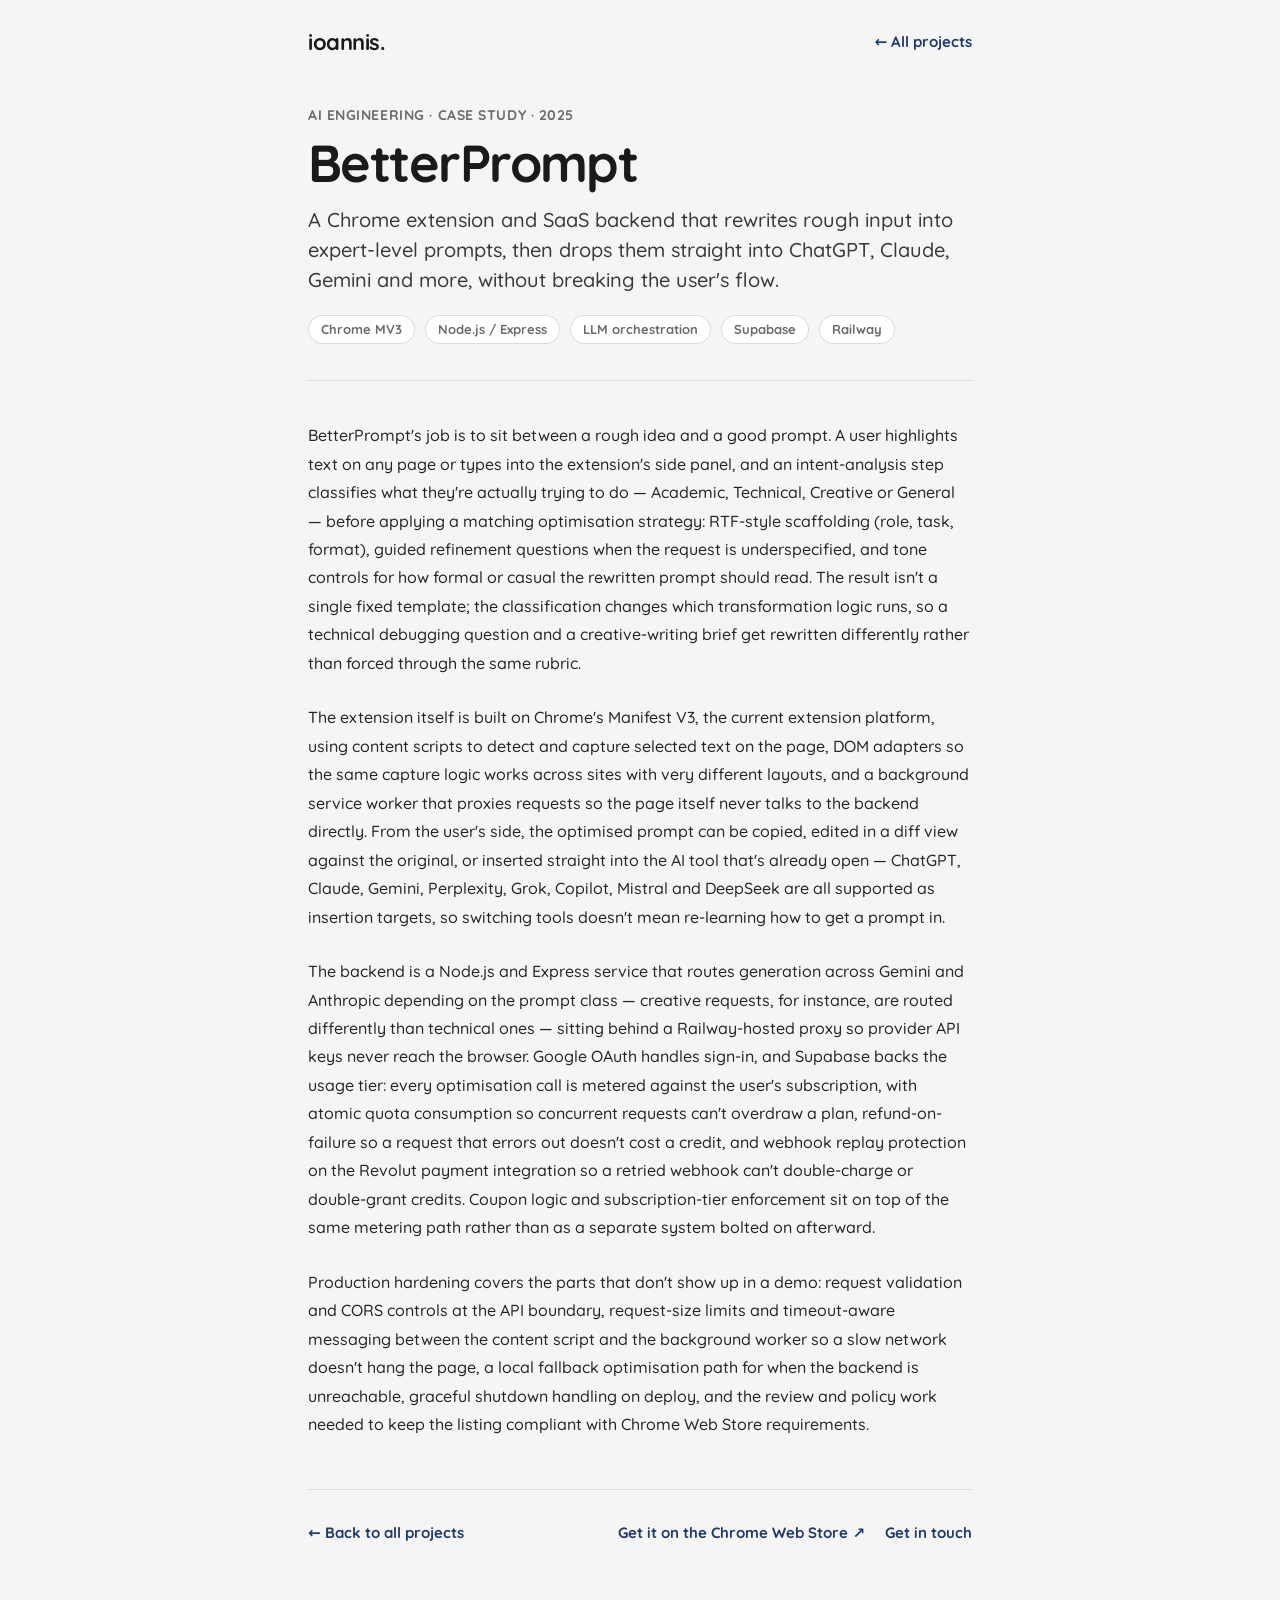
<file: projects/betterprompt.html>
<!doctype html>
<html lang="en">
<head>
  <meta charset="utf-8">
  <meta name="viewport" content="width=device-width, initial-scale=1">
  <title>BetterPrompt — How it works | Ioannis Bekas</title>
  <meta name="description" content="A Chrome extension and SaaS backend that rewrites rough input into expert-level prompts, then drops them straight into ChatGPT, Claude, Gemini and more.">
  <meta name="color-scheme" content="light">
  <meta property="og:type" content="article">
  <meta property="og:title" content="BetterPrompt — How it works">
  <meta property="og:description" content="A Chrome extension and SaaS backend that rewrites rough input into expert-level prompts, then drops them straight into ChatGPT, Claude, Gemini and more.">
  <meta property="og:image" content="https://ioannisbekas.github.io/ioannis-Bekas-mascot/media/img/og.jpg">
  <link rel="canonical" href="https://ioannisbekas.github.io/ioannis-Bekas-mascot/projects/betterprompt.html">
  <link rel="icon" type="image/png" href="../media/img/favicon.png">
  <link rel="apple-touch-icon" href="../media/img/apple-touch-icon.png">
  <link rel="preconnect" href="https://fonts.googleapis.com">
  <link rel="preconnect" href="https://fonts.gstatic.com" crossorigin>
  <link href="https://fonts.googleapis.com/css2?family=Quicksand:wght@500;600;700&display=swap" rel="stylesheet">
  <link rel="stylesheet" href="article.css">
</head>
<body>
  <div class="wrap">
    <header class="top">
      <a class="mark" href="../">ioannis.</a>
      <a class="back" href="../#work">← All projects</a>
    </header>

    <div class="art-header">
      <p class="kicker">AI Engineering · Case study · 2025</p>
      <h1>BetterPrompt</h1>
      <p class="art-lead">A Chrome extension and SaaS backend that rewrites rough input into expert-level prompts, then drops them straight into ChatGPT, Claude, Gemini and more, without breaking the user's flow.</p>
      <ul class="art-meta">
        <li>Chrome MV3</li>
        <li>Node.js / Express</li>
        <li>LLM orchestration</li>
        <li>Supabase</li>
        <li>Railway</li>
      </ul>
    </div>

    <div class="art-body">
      <p>BetterPrompt's job is to sit between a rough idea and a good prompt. A user highlights text on any page or types into the extension's side panel, and an intent-analysis step classifies what they're actually trying to do — Academic, Technical, Creative or General — before applying a matching optimisation strategy: RTF-style scaffolding (role, task, format), guided refinement questions when the request is underspecified, and tone controls for how formal or casual the rewritten prompt should read. The result isn't a single fixed template; the classification changes which transformation logic runs, so a technical debugging question and a creative-writing brief get rewritten differently rather than forced through the same rubric.</p>

      <p>The extension itself is built on Chrome's Manifest V3, the current extension platform, using content scripts to detect and capture selected text on the page, DOM adapters so the same capture logic works across sites with very different layouts, and a background service worker that proxies requests so the page itself never talks to the backend directly. From the user's side, the optimised prompt can be copied, edited in a diff view against the original, or inserted straight into the AI tool that's already open — ChatGPT, Claude, Gemini, Perplexity, Grok, Copilot, Mistral and DeepSeek are all supported as insertion targets, so switching tools doesn't mean re-learning how to get a prompt in.</p>

      <p>The backend is a Node.js and Express service that routes generation across Gemini and Anthropic depending on the prompt class — creative requests, for instance, are routed differently than technical ones — sitting behind a Railway-hosted proxy so provider API keys never reach the browser. Google OAuth handles sign-in, and Supabase backs the usage tier: every optimisation call is metered against the user's subscription, with atomic quota consumption so concurrent requests can't overdraw a plan, refund-on-failure so a request that errors out doesn't cost a credit, and webhook replay protection on the Revolut payment integration so a retried webhook can't double-charge or double-grant credits. Coupon logic and subscription-tier enforcement sit on top of the same metering path rather than as a separate system bolted on afterward.</p>

      <p>Production hardening covers the parts that don't show up in a demo: request validation and CORS controls at the API boundary, request-size limits and timeout-aware messaging between the content script and the background worker so a slow network doesn't hang the page, a local fallback optimisation path for when the backend is unreachable, graceful shutdown handling on deploy, and the review and policy work needed to keep the listing compliant with Chrome Web Store requirements.</p>
    </div>

    <footer class="art-foot">
      <a class="back" href="../#work">← Back to all projects</a>
      <span class="foot-links">
        <a href="https://chromewebstore.google.com/detail/better-prompt/opniocbfeneoikelapjfahphenmkgfdg" target="_blank" rel="noopener">Get it on the Chrome Web Store ↗</a>
        <a href="mailto:bekas.ioannis.1996@gmail.com">Get in touch</a>
      </span>
    </footer>
  </div>
</body>
</html>
</file>
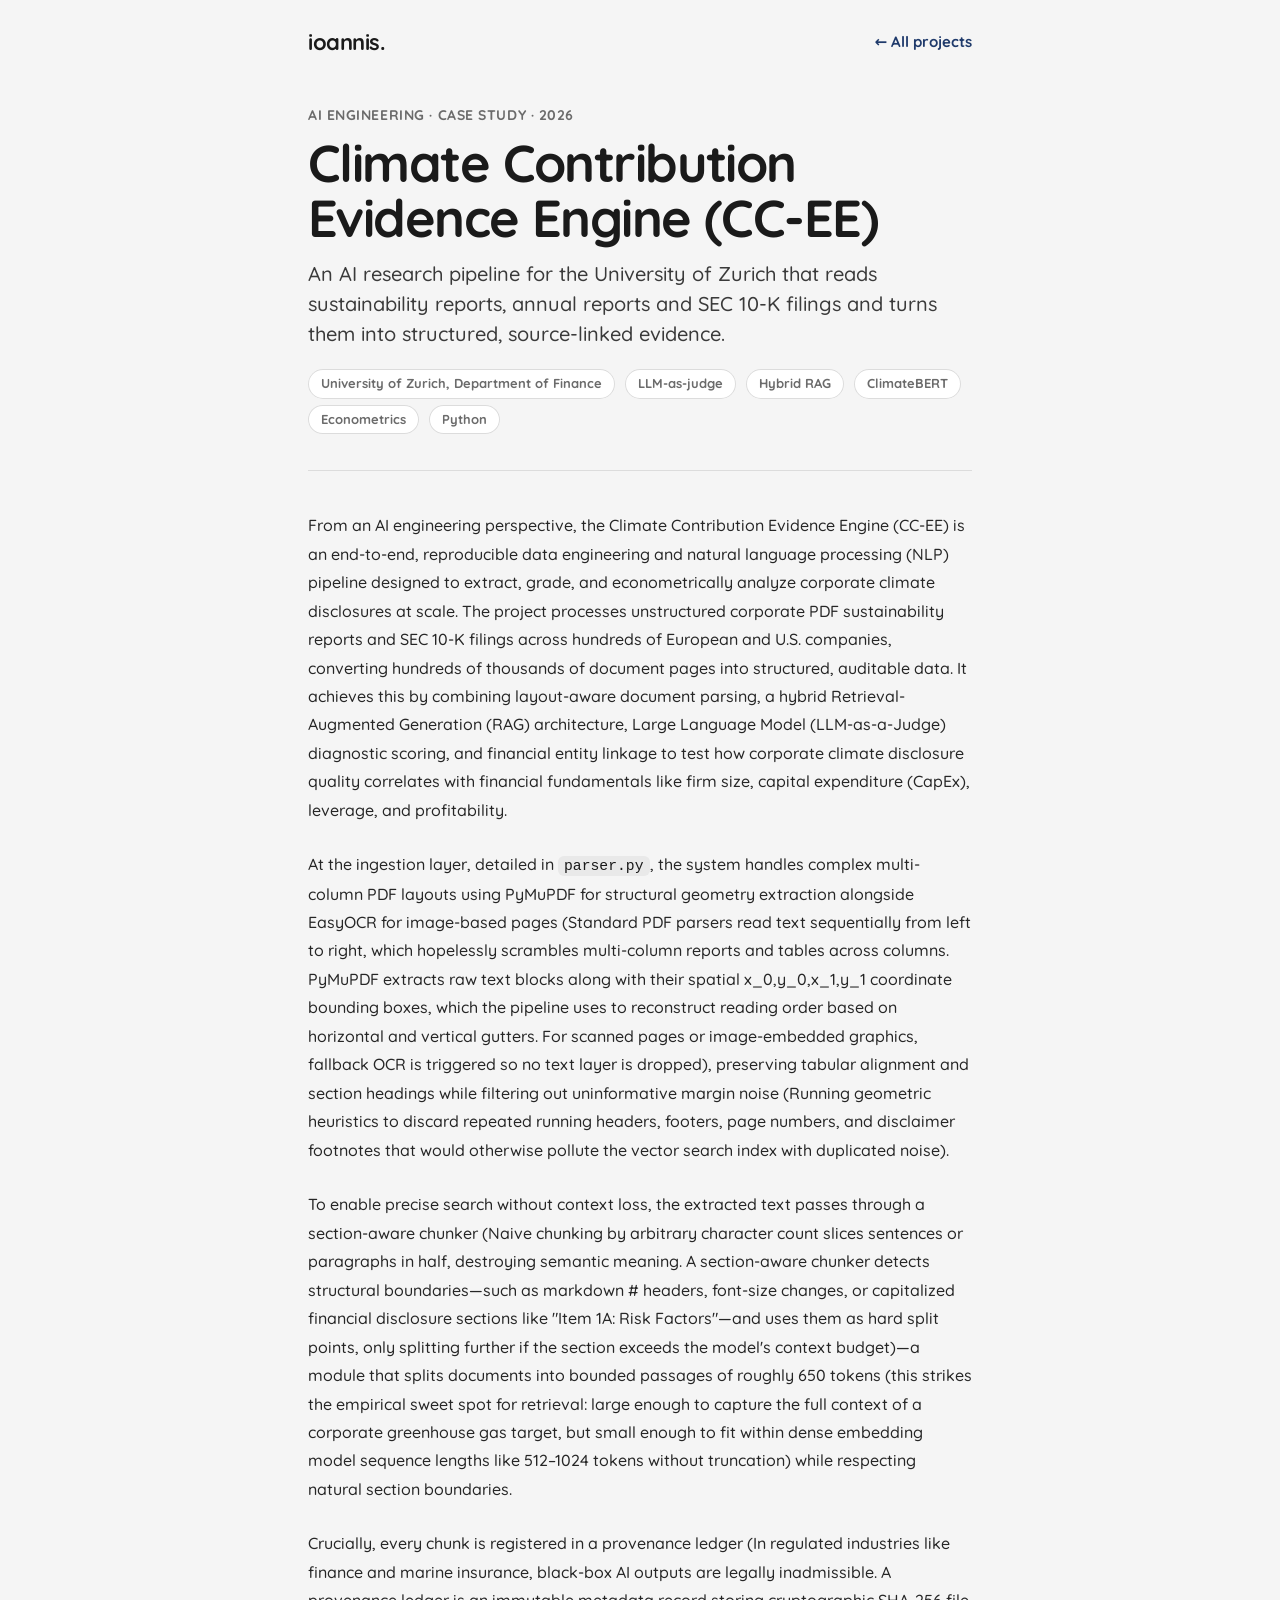
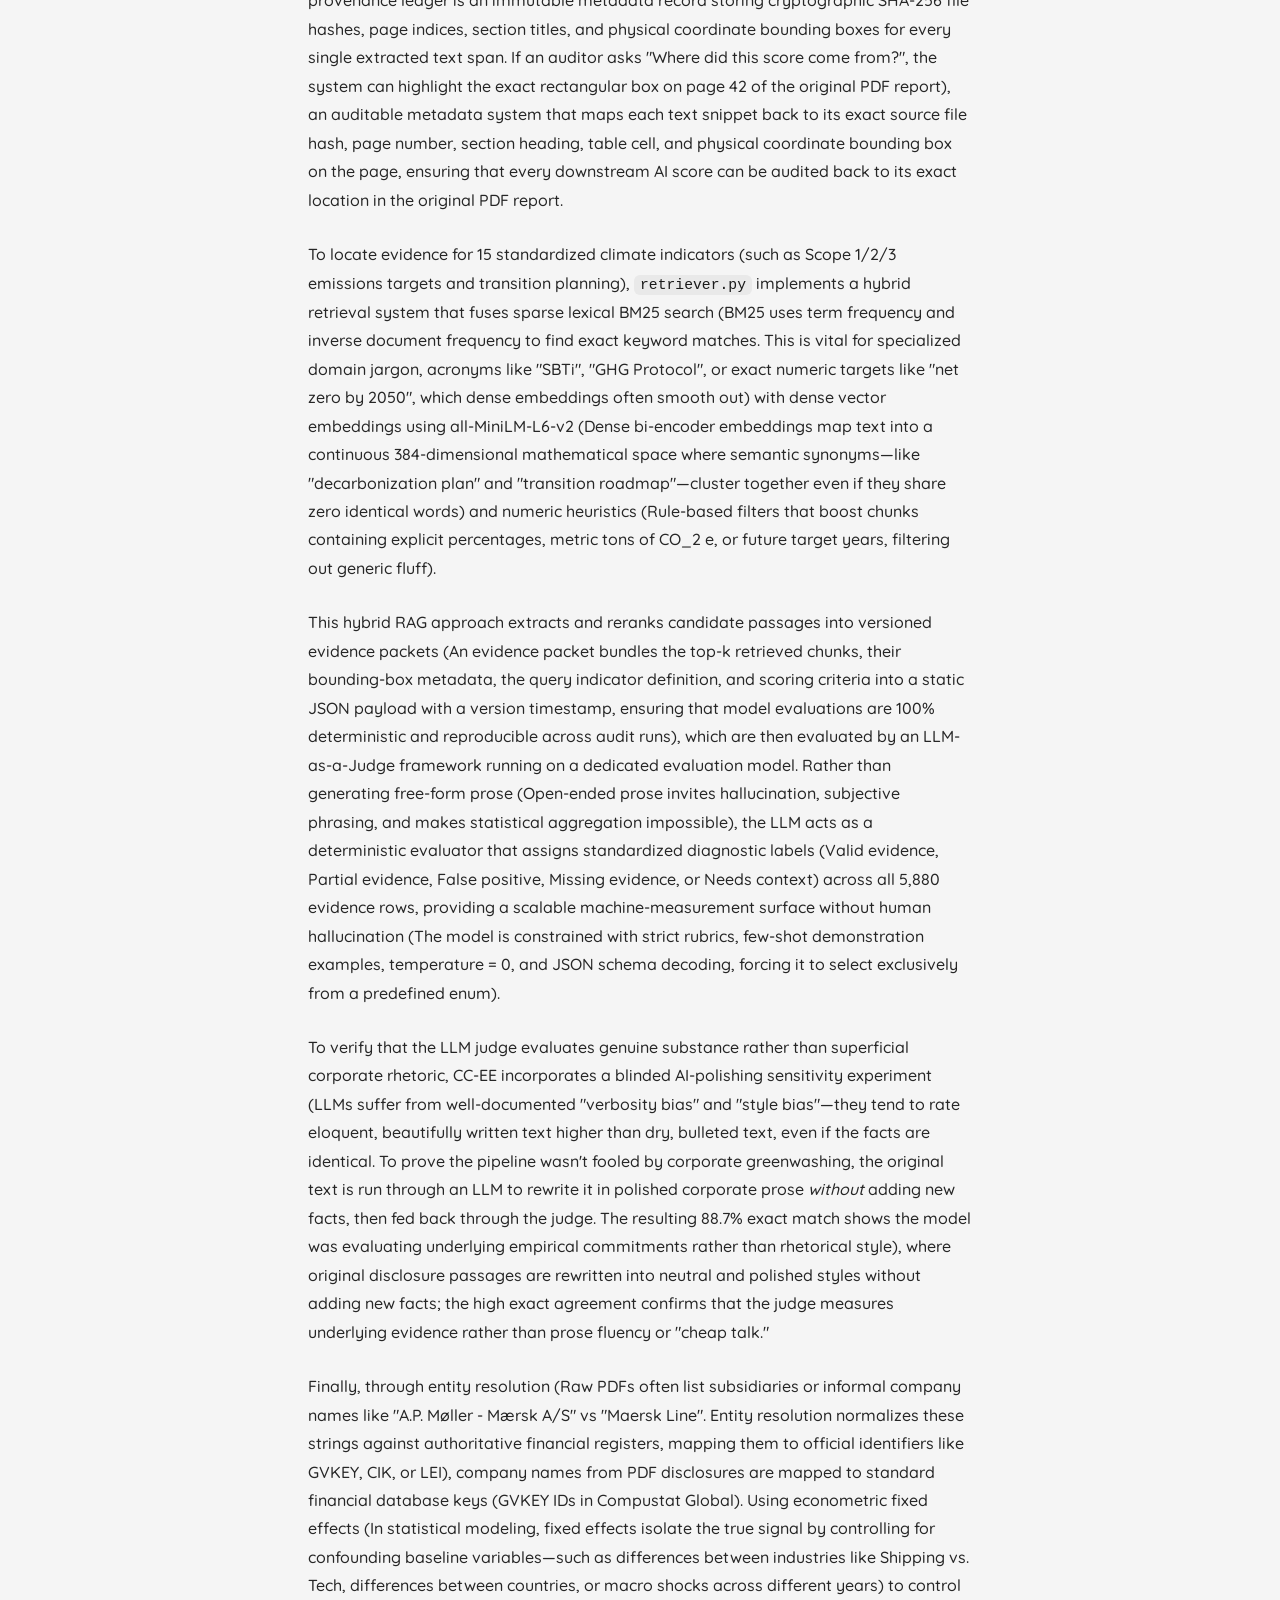
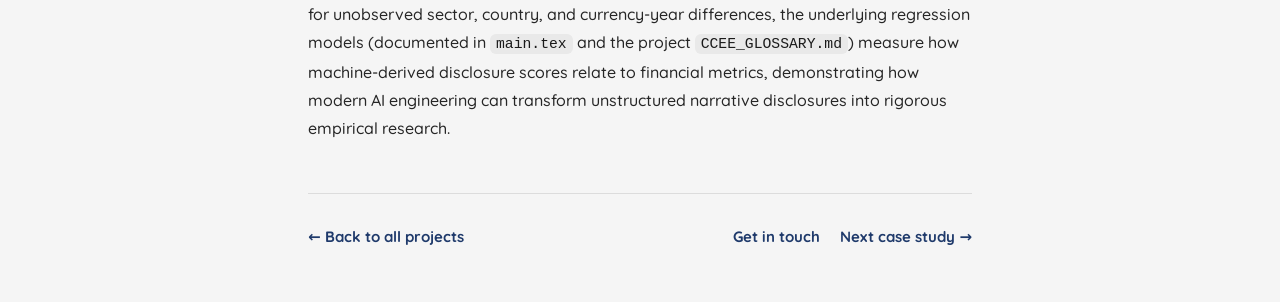
<file: projects/climate-evidence-engine.html>
<!doctype html>
<html lang="en">
<head>
  <meta charset="utf-8">
  <meta name="viewport" content="width=device-width, initial-scale=1">
  <title>Climate Contribution Evidence Engine — How it works | Ioannis Bekas</title>
  <meta name="description" content="An AI research pipeline for the University of Zurich that reads sustainability reports, annual reports and SEC 10-K filings and turns them into structured, source-linked evidence.">
  <meta name="color-scheme" content="light">
  <meta property="og:type" content="article">
  <meta property="og:title" content="Climate Contribution Evidence Engine — How it works">
  <meta property="og:description" content="An AI research pipeline for the University of Zurich that reads sustainability reports, annual reports and SEC 10-K filings and turns them into structured, source-linked evidence.">
  <meta property="og:image" content="https://ioannisbekas.github.io/ioannis-Bekas-mascot/media/img/og.jpg">
  <link rel="canonical" href="https://ioannisbekas.github.io/ioannis-Bekas-mascot/projects/climate-evidence-engine.html">
  <link rel="icon" type="image/png" href="../media/img/favicon.png">
  <link rel="apple-touch-icon" href="../media/img/apple-touch-icon.png">
  <link rel="preconnect" href="https://fonts.googleapis.com">
  <link rel="preconnect" href="https://fonts.gstatic.com" crossorigin>
  <link href="https://fonts.googleapis.com/css2?family=Quicksand:wght@500;600;700&display=swap" rel="stylesheet">
  <link rel="stylesheet" href="article.css">
</head>
<body>
  <div class="wrap">
    <header class="top">
      <a class="mark" href="../">ioannis.</a>
      <a class="back" href="../#work">← All projects</a>
    </header>

    <div class="art-header">
      <p class="kicker">AI Engineering · Case study · 2026</p>
      <h1>Climate Contribution Evidence Engine (CC-EE)</h1>
      <p class="art-lead">An AI research pipeline for the University of Zurich that reads sustainability reports, annual reports and SEC 10-K filings and turns them into structured, source-linked evidence.</p>
      <ul class="art-meta">
        <li>University of Zurich, Department of Finance</li>
        <li>LLM-as-judge</li>
        <li>Hybrid RAG</li>
        <li>ClimateBERT</li>
        <li>Econometrics</li>
        <li>Python</li>
      </ul>
    </div>

    <div class="art-body">
      <p>From an AI engineering perspective, the Climate Contribution Evidence Engine (CC-EE) is an end-to-end, reproducible data engineering and natural language processing (NLP) pipeline designed to extract, grade, and econometrically analyze corporate climate disclosures at scale. The project processes unstructured corporate PDF sustainability reports and SEC 10-K filings across hundreds of European and U.S. companies, converting hundreds of thousands of document pages into structured, auditable data. It achieves this by combining layout-aware document parsing, a hybrid Retrieval-Augmented Generation (RAG) architecture, Large Language Model (LLM-as-a-Judge) diagnostic scoring, and financial entity linkage to test how corporate climate disclosure quality correlates with financial fundamentals like firm size, capital expenditure (CapEx), leverage, and profitability.</p>

      <p>At the ingestion layer, detailed in <code>parser.py</code>, the system handles complex multi-column PDF layouts using PyMuPDF for structural geometry extraction alongside EasyOCR for image-based pages (Standard PDF parsers read text sequentially from left to right, which hopelessly scrambles multi-column reports and tables across columns. PyMuPDF extracts raw text blocks along with their spatial x_0,y_0,x_1,y_1 coordinate bounding boxes, which the pipeline uses to reconstruct reading order based on horizontal and vertical gutters. For scanned pages or image-embedded graphics, fallback OCR is triggered so no text layer is dropped), preserving tabular alignment and section headings while filtering out uninformative margin noise (Running geometric heuristics to discard repeated running headers, footers, page numbers, and disclaimer footnotes that would otherwise pollute the vector search index with duplicated noise).</p>

      <p>To enable precise search without context loss, the extracted text passes through a section-aware chunker (Naive chunking by arbitrary character count slices sentences or paragraphs in half, destroying semantic meaning. A section-aware chunker detects structural boundaries—such as markdown # headers, font-size changes, or capitalized financial disclosure sections like "Item 1A: Risk Factors"—and uses them as hard split points, only splitting further if the section exceeds the model's context budget)—a module that splits documents into bounded passages of roughly 650 tokens (this strikes the empirical sweet spot for retrieval: large enough to capture the full context of a corporate greenhouse gas target, but small enough to fit within dense embedding model sequence lengths like 512–1024 tokens without truncation) while respecting natural section boundaries.</p>

      <p>Crucially, every chunk is registered in a provenance ledger (In regulated industries like finance and marine insurance, black-box AI outputs are legally inadmissible. A provenance ledger is an immutable metadata record storing cryptographic SHA-256 file hashes, page indices, section titles, and physical coordinate bounding boxes for every single extracted text span. If an auditor asks "Where did this score come from?", the system can highlight the exact rectangular box on page 42 of the original PDF report), an auditable metadata system that maps each text snippet back to its exact source file hash, page number, section heading, table cell, and physical coordinate bounding box on the page, ensuring that every downstream AI score can be audited back to its exact location in the original PDF report.</p>

      <p>To locate evidence for 15 standardized climate indicators (such as Scope 1/2/3 emissions targets and transition planning), <code>retriever.py</code> implements a hybrid retrieval system that fuses sparse lexical BM25 search (BM25 uses term frequency and inverse document frequency to find exact keyword matches. This is vital for specialized domain jargon, acronyms like "SBTi", "GHG Protocol", or exact numeric targets like "net zero by 2050", which dense embeddings often smooth out) with dense vector embeddings using all-MiniLM-L6-v2 (Dense bi-encoder embeddings map text into a continuous 384-dimensional mathematical space where semantic synonyms—like "decarbonization plan" and "transition roadmap"—cluster together even if they share zero identical words) and numeric heuristics (Rule-based filters that boost chunks containing explicit percentages, metric tons of CO_2 e, or future target years, filtering out generic fluff).</p>

      <p>This hybrid RAG approach extracts and reranks candidate passages into versioned evidence packets (An evidence packet bundles the top-k retrieved chunks, their bounding-box metadata, the query indicator definition, and scoring criteria into a static JSON payload with a version timestamp, ensuring that model evaluations are 100% deterministic and reproducible across audit runs), which are then evaluated by an LLM-as-a-Judge framework running on a dedicated evaluation model. Rather than generating free-form prose (Open-ended prose invites hallucination, subjective phrasing, and makes statistical aggregation impossible), the LLM acts as a deterministic evaluator that assigns standardized diagnostic labels (Valid evidence, Partial evidence, False positive, Missing evidence, or Needs context) across all 5,880 evidence rows, providing a scalable machine-measurement surface without human hallucination (The model is constrained with strict rubrics, few-shot demonstration examples, temperature = 0, and JSON schema decoding, forcing it to select exclusively from a predefined enum).</p>

      <p>To verify that the LLM judge evaluates genuine substance rather than superficial corporate rhetoric, CC-EE incorporates a blinded AI-polishing sensitivity experiment (LLMs suffer from well-documented "verbosity bias" and "style bias"—they tend to rate eloquent, beautifully written text higher than dry, bulleted text, even if the facts are identical. To prove the pipeline wasn't fooled by corporate greenwashing, the original text is run through an LLM to rewrite it in polished corporate prose <em>without</em> adding new facts, then fed back through the judge. The resulting 88.7% exact match shows the model was evaluating underlying empirical commitments rather than rhetorical style), where original disclosure passages are rewritten into neutral and polished styles without adding new facts; the high exact agreement confirms that the judge measures underlying evidence rather than prose fluency or "cheap talk."</p>

      <p>Finally, through entity resolution (Raw PDFs often list subsidiaries or informal company names like "A.P. Møller - Mærsk A/S" vs "Maersk Line". Entity resolution normalizes these strings against authoritative financial registers, mapping them to official identifiers like GVKEY, CIK, or LEI), company names from PDF disclosures are mapped to standard financial database keys (GVKEY IDs in Compustat Global). Using econometric fixed effects (In statistical modeling, fixed effects isolate the true signal by controlling for confounding baseline variables—such as differences between industries like Shipping vs. Tech, differences between countries, or macro shocks across different years) to control for unobserved sector, country, and currency-year differences, the underlying regression models (documented in <code>main.tex</code> and the project <code>CCEE_GLOSSARY.md</code>) measure how machine-derived disclosure scores relate to financial metrics, demonstrating how modern AI engineering can transform unstructured narrative disclosures into rigorous empirical research.</p>
    </div>

    <footer class="art-foot">
      <a class="back" href="../#work">← Back to all projects</a>
      <span class="foot-links">
        <a href="mailto:bekas.ioannis.1996@gmail.com">Get in touch</a>
        <a href="../projects/mathimatikos.html">Next case study →</a>
      </span>
    </footer>
  </div>
</body>
</html>
</file>
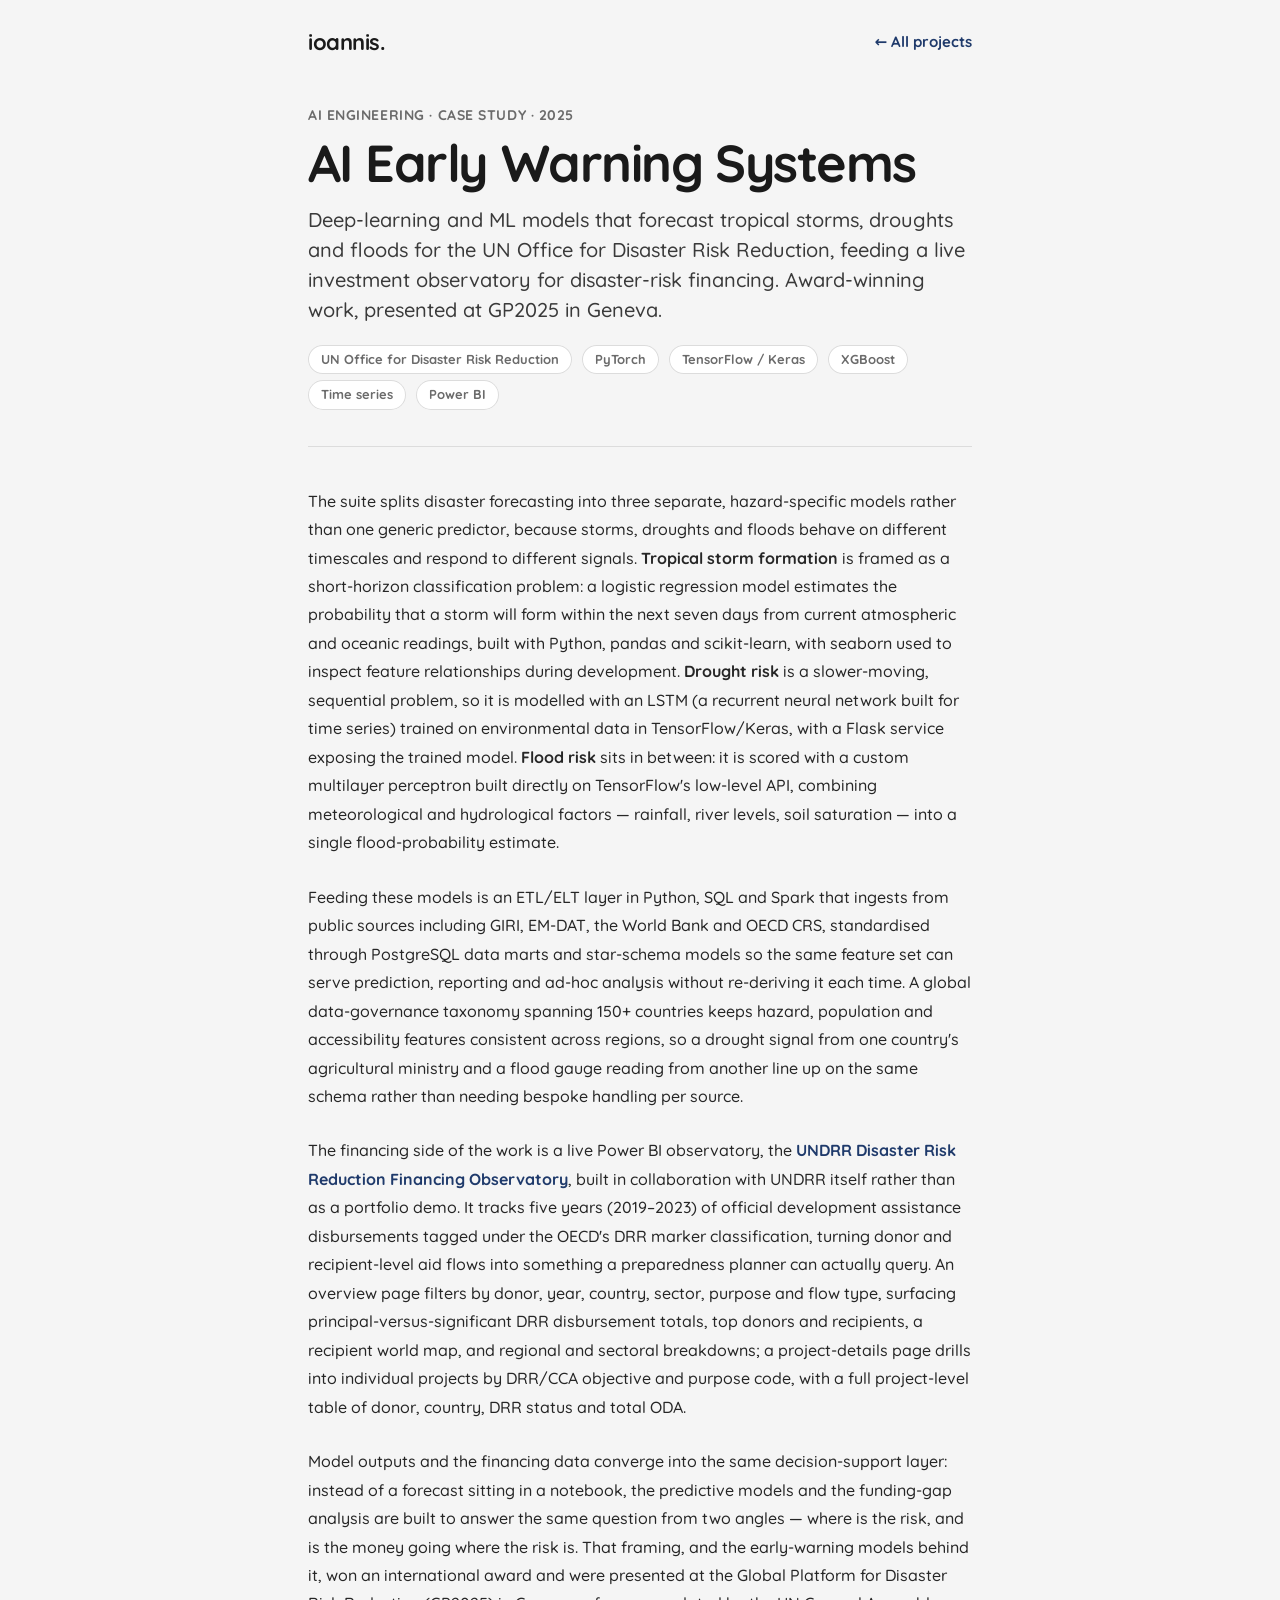
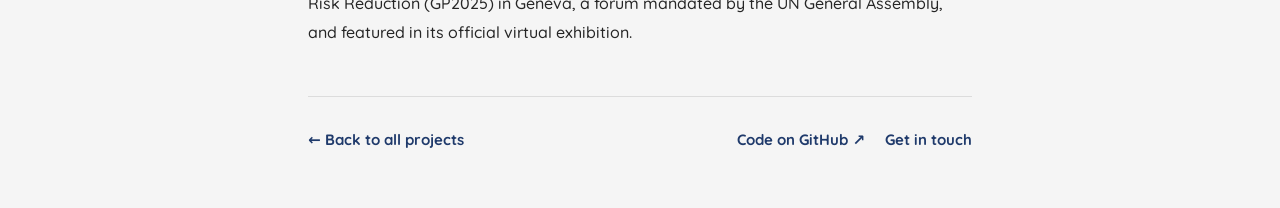
<file: projects/early-warning-systems.html>
<!doctype html>
<html lang="en">
<head>
  <meta charset="utf-8">
  <meta name="viewport" content="width=device-width, initial-scale=1">
  <title>AI Early Warning Systems — How it works | Ioannis Bekas</title>
  <meta name="description" content="Deep-learning and ML models that forecast tropical storms, droughts and floods for the UN Office for Disaster Risk Reduction, feeding a live investment observatory for disaster-risk financing.">
  <meta name="color-scheme" content="light">
  <meta property="og:type" content="article">
  <meta property="og:title" content="AI Early Warning Systems — How it works">
  <meta property="og:description" content="Deep-learning and ML models that forecast tropical storms, droughts and floods for the UN Office for Disaster Risk Reduction, feeding a live investment observatory for disaster-risk financing.">
  <meta property="og:image" content="https://ioannisbekas.github.io/ioannis-Bekas-mascot/media/img/og.jpg">
  <link rel="canonical" href="https://ioannisbekas.github.io/ioannis-Bekas-mascot/projects/early-warning-systems.html">
  <link rel="icon" type="image/png" href="../media/img/favicon.png">
  <link rel="apple-touch-icon" href="../media/img/apple-touch-icon.png">
  <link rel="preconnect" href="https://fonts.googleapis.com">
  <link rel="preconnect" href="https://fonts.gstatic.com" crossorigin>
  <link href="https://fonts.googleapis.com/css2?family=Quicksand:wght@500;600;700&display=swap" rel="stylesheet">
  <link rel="stylesheet" href="article.css">
</head>
<body>
  <div class="wrap">
    <header class="top">
      <a class="mark" href="../">ioannis.</a>
      <a class="back" href="../#work">← All projects</a>
    </header>

    <div class="art-header">
      <p class="kicker">AI Engineering · Case study · 2025</p>
      <h1>AI Early Warning Systems</h1>
      <p class="art-lead">Deep-learning and ML models that forecast tropical storms, droughts and floods for the UN Office for Disaster Risk Reduction, feeding a live investment observatory for disaster-risk financing. Award-winning work, presented at GP2025 in Geneva.</p>
      <ul class="art-meta">
        <li>UN Office for Disaster Risk Reduction</li>
        <li>PyTorch</li>
        <li>TensorFlow / Keras</li>
        <li>XGBoost</li>
        <li>Time series</li>
        <li>Power BI</li>
      </ul>
    </div>

    <div class="art-body">
      <p>The suite splits disaster forecasting into three separate, hazard-specific models rather than one generic predictor, because storms, droughts and floods behave on different timescales and respond to different signals. <b>Tropical storm formation</b> is framed as a short-horizon classification problem: a logistic regression model estimates the probability that a storm will form within the next seven days from current atmospheric and oceanic readings, built with Python, pandas and scikit-learn, with seaborn used to inspect feature relationships during development. <b>Drought risk</b> is a slower-moving, sequential problem, so it is modelled with an LSTM (a recurrent neural network built for time series) trained on environmental data in TensorFlow/Keras, with a Flask service exposing the trained model. <b>Flood risk</b> sits in between: it is scored with a custom multilayer perceptron built directly on TensorFlow's low-level API, combining meteorological and hydrological factors — rainfall, river levels, soil saturation — into a single flood-probability estimate.</p>

      <p>Feeding these models is an ETL/ELT layer in Python, SQL and Spark that ingests from public sources including GIRI, EM-DAT, the World Bank and OECD CRS, standardised through PostgreSQL data marts and star-schema models so the same feature set can serve prediction, reporting and ad-hoc analysis without re-deriving it each time. A global data-governance taxonomy spanning 150+ countries keeps hazard, population and accessibility features consistent across regions, so a drought signal from one country's agricultural ministry and a flood gauge reading from another line up on the same schema rather than needing bespoke handling per source.</p>

      <p>The financing side of the work is a live Power BI observatory, the <a href="https://app.powerbi.com/view?r=eyJrIjoiODljYWU2MDUtNmU5MS00MjRkLTkzOGYtOWRlM2FjZjZlMTJiIiwidCI6IjkyZTRkODIxLTQ0ZGYtNGFkYS04MGI1LWQyZjFkYzliMWZlNSIsImMiOjl9" target="_blank" rel="noopener">UNDRR Disaster Risk Reduction Financing Observatory</a>, built in collaboration with UNDRR itself rather than as a portfolio demo. It tracks five years (2019–2023) of official development assistance disbursements tagged under the OECD's DRR marker classification, turning donor and recipient-level aid flows into something a preparedness planner can actually query. An overview page filters by donor, year, country, sector, purpose and flow type, surfacing principal-versus-significant DRR disbursement totals, top donors and recipients, a recipient world map, and regional and sectoral breakdowns; a project-details page drills into individual projects by DRR/CCA objective and purpose code, with a full project-level table of donor, country, DRR status and total ODA.</p>

      <p>Model outputs and the financing data converge into the same decision-support layer: instead of a forecast sitting in a notebook, the predictive models and the funding-gap analysis are built to answer the same question from two angles — where is the risk, and is the money going where the risk is. That framing, and the early-warning models behind it, won an international award and were presented at the Global Platform for Disaster Risk Reduction (GP2025) in Geneva, a forum mandated by the UN General Assembly, and featured in its official virtual exhibition.</p>
    </div>

    <footer class="art-foot">
      <a class="back" href="../#work">← Back to all projects</a>
      <span class="foot-links">
        <a href="https://github.com/IoannisBekas/Disaster-Risk-Reduction-Projects" target="_blank" rel="noopener">Code on GitHub ↗</a>
        <a href="mailto:bekas.ioannis.1996@gmail.com">Get in touch</a>
      </span>
    </footer>
  </div>
</body>
</html>
</file>
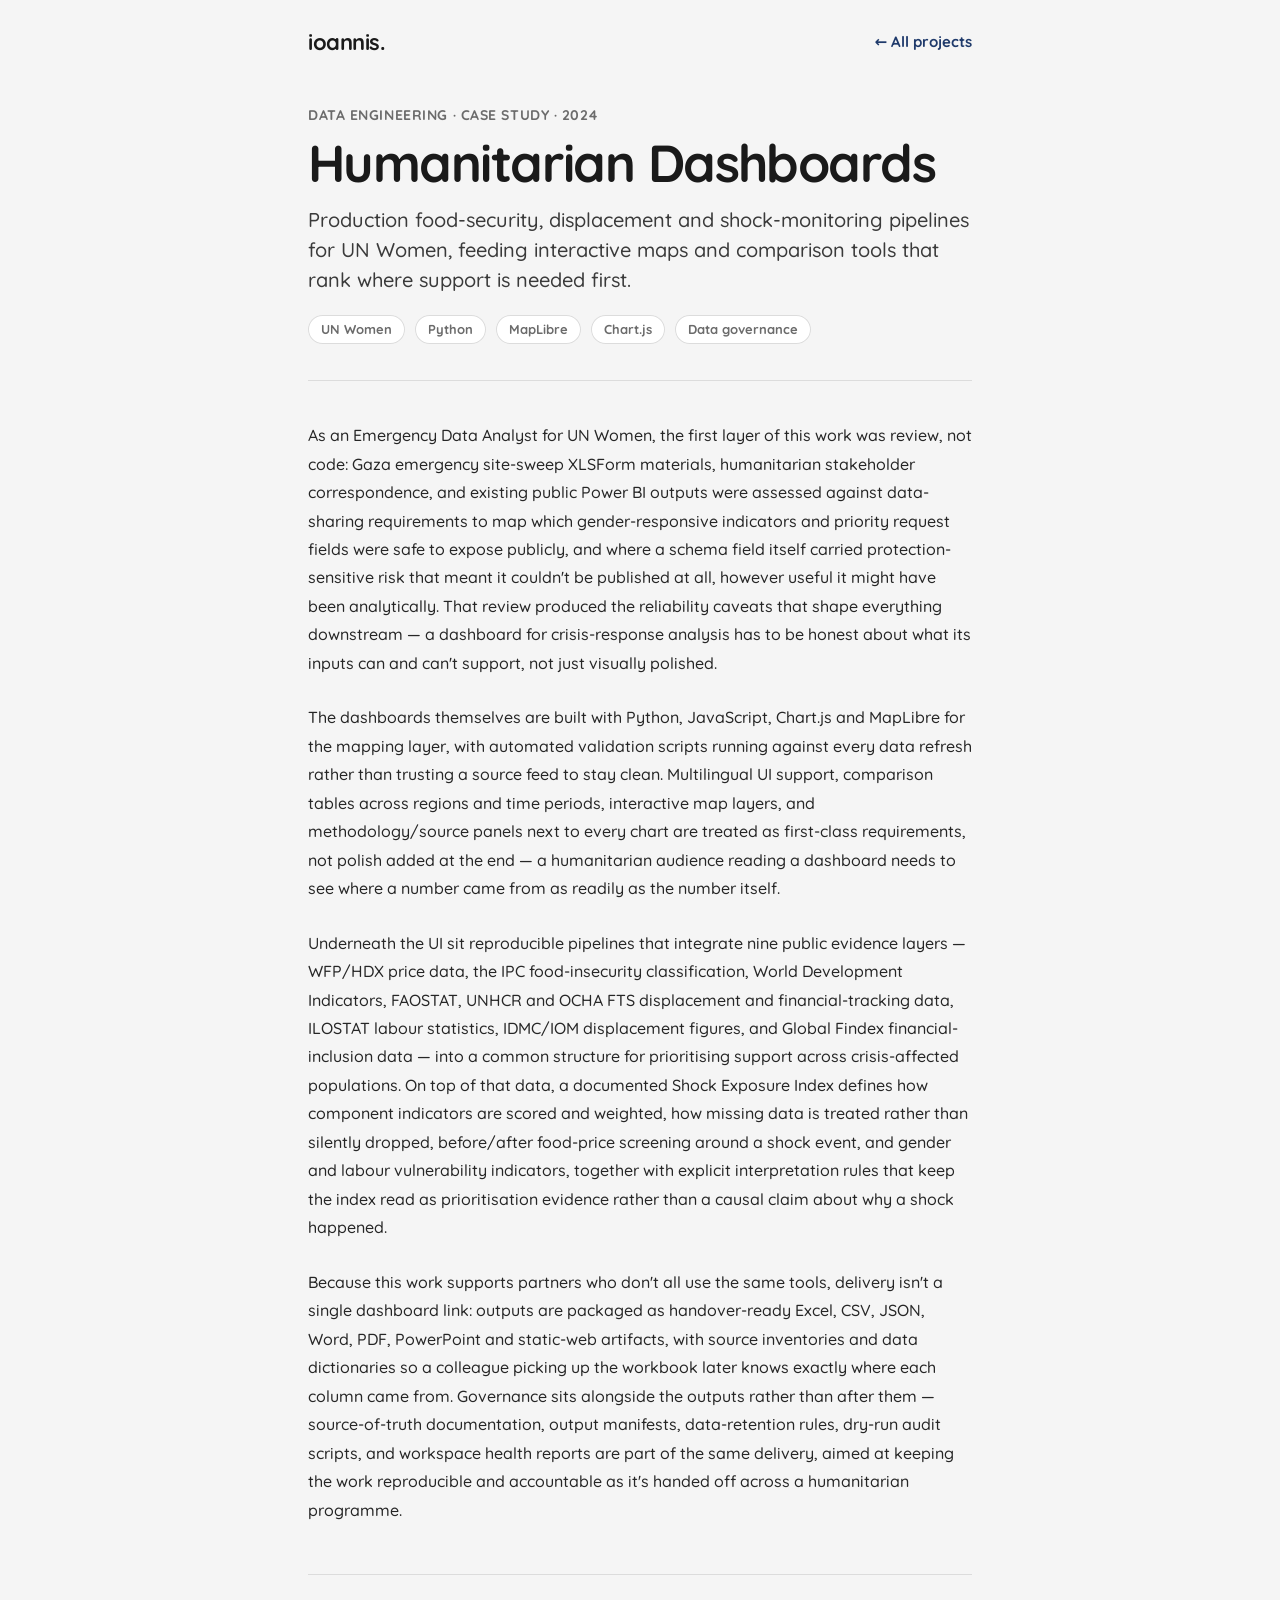
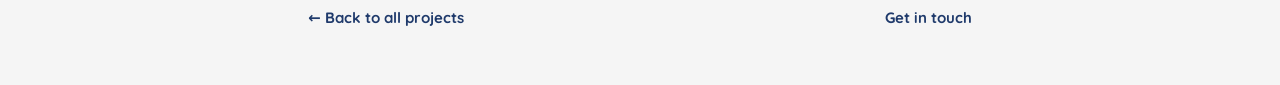
<file: projects/humanitarian-dashboards.html>
<!doctype html>
<html lang="en">
<head>
  <meta charset="utf-8">
  <meta name="viewport" content="width=device-width, initial-scale=1">
  <title>Humanitarian Dashboards — How it works | Ioannis Bekas</title>
  <meta name="description" content="Production food-security, displacement and shock-monitoring pipelines for UN Women, feeding interactive maps and comparison tools that rank where support is needed first.">
  <meta name="color-scheme" content="light">
  <meta property="og:type" content="article">
  <meta property="og:title" content="Humanitarian Dashboards — How it works">
  <meta property="og:description" content="Production food-security, displacement and shock-monitoring pipelines for UN Women, feeding interactive maps and comparison tools that rank where support is needed first.">
  <meta property="og:image" content="https://ioannisbekas.github.io/ioannis-Bekas-mascot/media/img/og.jpg">
  <link rel="canonical" href="https://ioannisbekas.github.io/ioannis-Bekas-mascot/projects/humanitarian-dashboards.html">
  <link rel="icon" type="image/png" href="../media/img/favicon.png">
  <link rel="apple-touch-icon" href="../media/img/apple-touch-icon.png">
  <link rel="preconnect" href="https://fonts.googleapis.com">
  <link rel="preconnect" href="https://fonts.gstatic.com" crossorigin>
  <link href="https://fonts.googleapis.com/css2?family=Quicksand:wght@500;600;700&display=swap" rel="stylesheet">
  <link rel="stylesheet" href="article.css">
</head>
<body>
  <div class="wrap">
    <header class="top">
      <a class="mark" href="../">ioannis.</a>
      <a class="back" href="../#work">← All projects</a>
    </header>

    <div class="art-header">
      <p class="kicker">Data Engineering · Case study · 2024</p>
      <h1>Humanitarian Dashboards</h1>
      <p class="art-lead">Production food-security, displacement and shock-monitoring pipelines for UN Women, feeding interactive maps and comparison tools that rank where support is needed first.</p>
      <ul class="art-meta">
        <li>UN Women</li>
        <li>Python</li>
        <li>MapLibre</li>
        <li>Chart.js</li>
        <li>Data governance</li>
      </ul>
    </div>

    <div class="art-body">
      <p>As an Emergency Data Analyst for UN Women, the first layer of this work was review, not code: Gaza emergency site-sweep XLSForm materials, humanitarian stakeholder correspondence, and existing public Power BI outputs were assessed against data-sharing requirements to map which gender-responsive indicators and priority request fields were safe to expose publicly, and where a schema field itself carried protection-sensitive risk that meant it couldn't be published at all, however useful it might have been analytically. That review produced the reliability caveats that shape everything downstream — a dashboard for crisis-response analysis has to be honest about what its inputs can and can't support, not just visually polished.</p>

      <p>The dashboards themselves are built with Python, JavaScript, Chart.js and MapLibre for the mapping layer, with automated validation scripts running against every data refresh rather than trusting a source feed to stay clean. Multilingual UI support, comparison tables across regions and time periods, interactive map layers, and methodology/source panels next to every chart are treated as first-class requirements, not polish added at the end — a humanitarian audience reading a dashboard needs to see where a number came from as readily as the number itself.</p>

      <p>Underneath the UI sit reproducible pipelines that integrate nine public evidence layers — WFP/HDX price data, the IPC food-insecurity classification, World Development Indicators, FAOSTAT, UNHCR and OCHA FTS displacement and financial-tracking data, ILOSTAT labour statistics, IDMC/IOM displacement figures, and Global Findex financial-inclusion data — into a common structure for prioritising support across crisis-affected populations. On top of that data, a documented Shock Exposure Index defines how component indicators are scored and weighted, how missing data is treated rather than silently dropped, before/after food-price screening around a shock event, and gender and labour vulnerability indicators, together with explicit interpretation rules that keep the index read as prioritisation evidence rather than a causal claim about why a shock happened.</p>

      <p>Because this work supports partners who don't all use the same tools, delivery isn't a single dashboard link: outputs are packaged as handover-ready Excel, CSV, JSON, Word, PDF, PowerPoint and static-web artifacts, with source inventories and data dictionaries so a colleague picking up the workbook later knows exactly where each column came from. Governance sits alongside the outputs rather than after them — source-of-truth documentation, output manifests, data-retention rules, dry-run audit scripts, and workspace health reports are part of the same delivery, aimed at keeping the work reproducible and accountable as it's handed off across a humanitarian programme.</p>
    </div>

    <footer class="art-foot">
      <a class="back" href="../#work">← Back to all projects</a>
      <span class="foot-links">
        <a href="mailto:bekas.ioannis.1996@gmail.com">Get in touch</a>
      </span>
    </footer>
  </div>
</body>
</html>
</file>
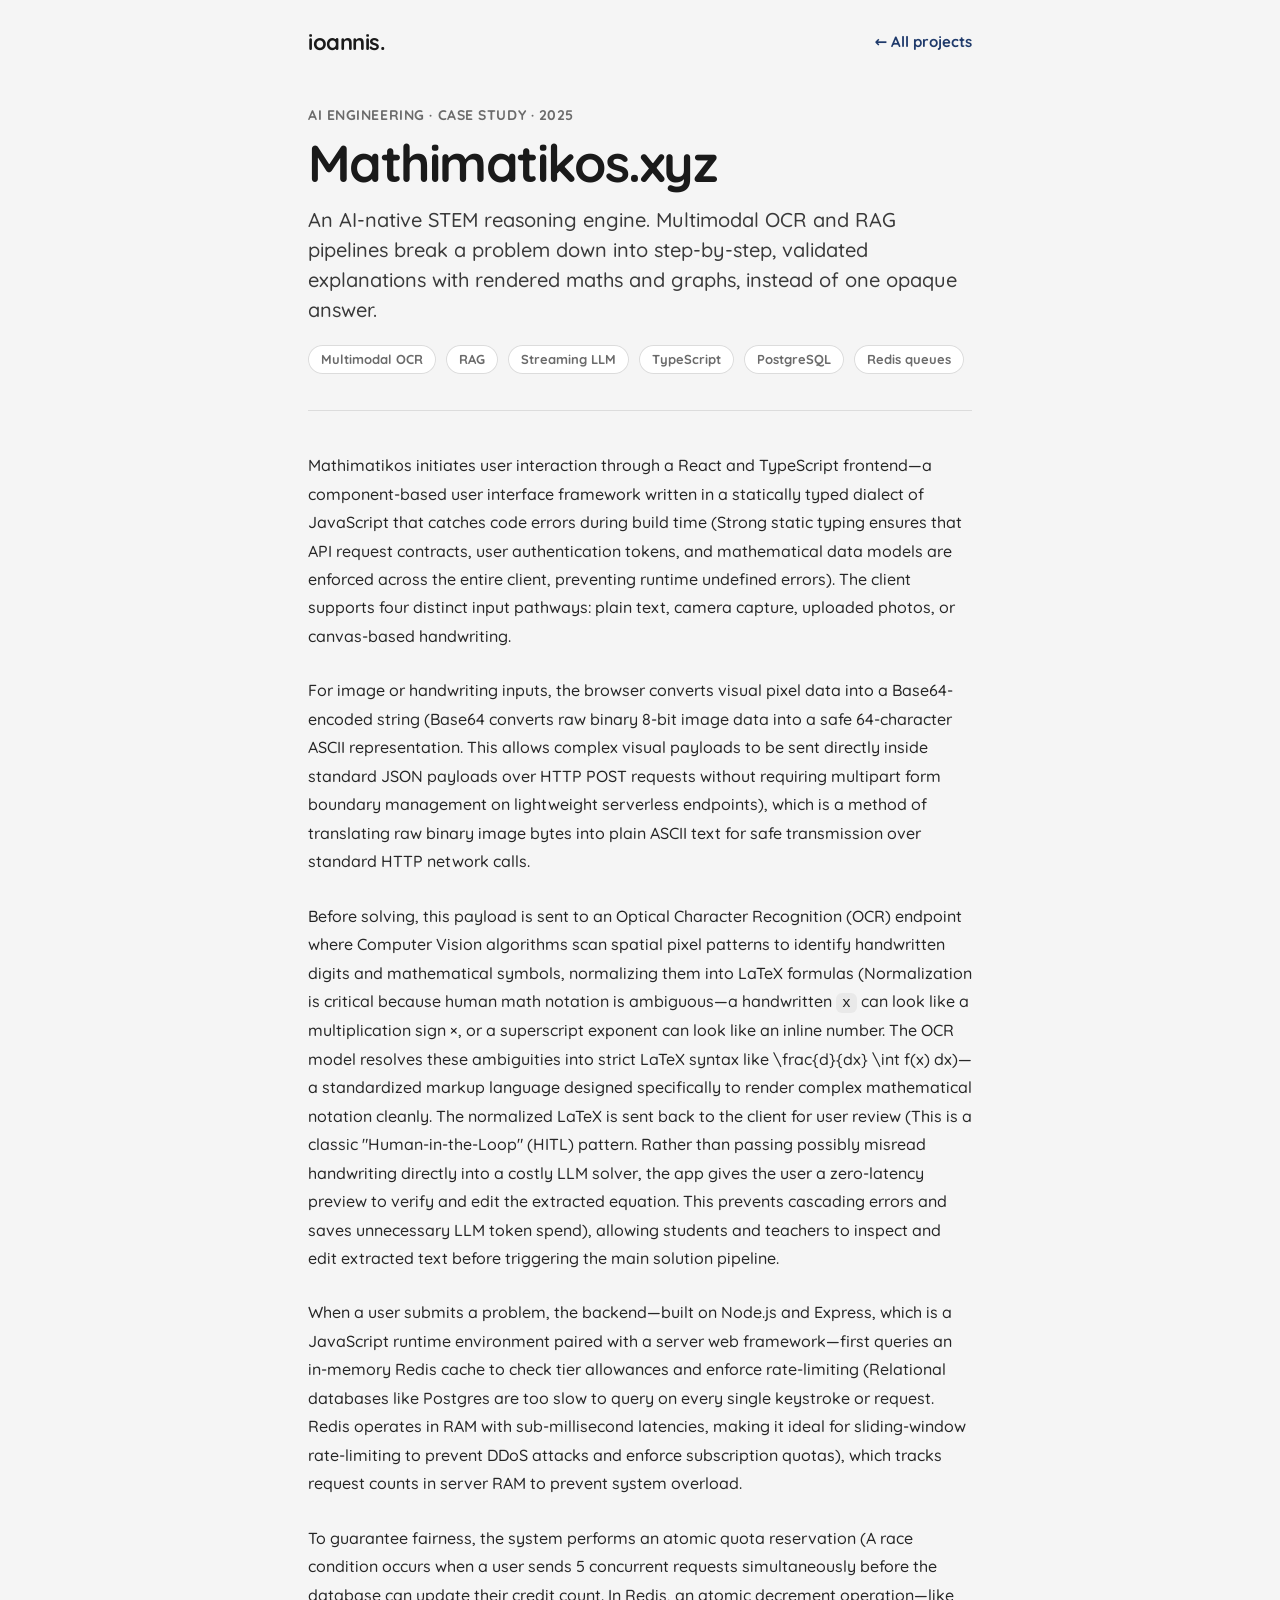
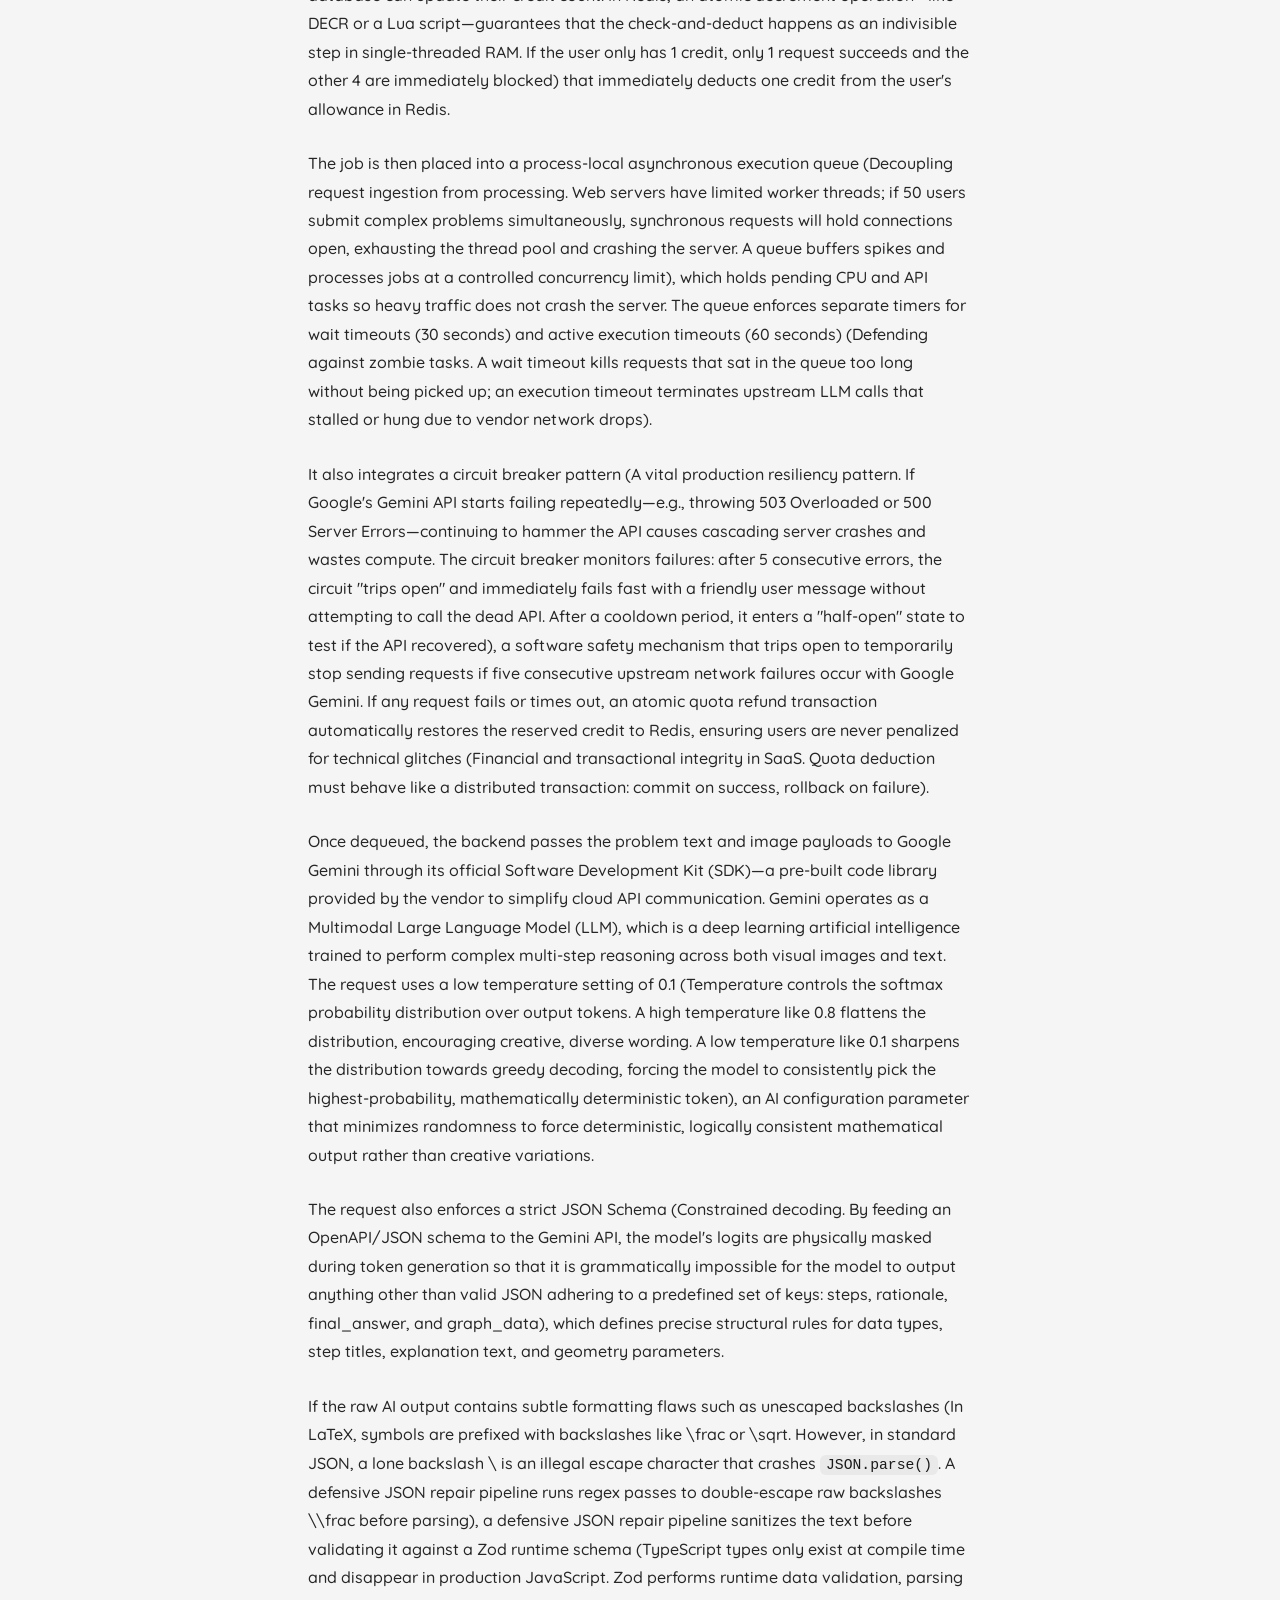
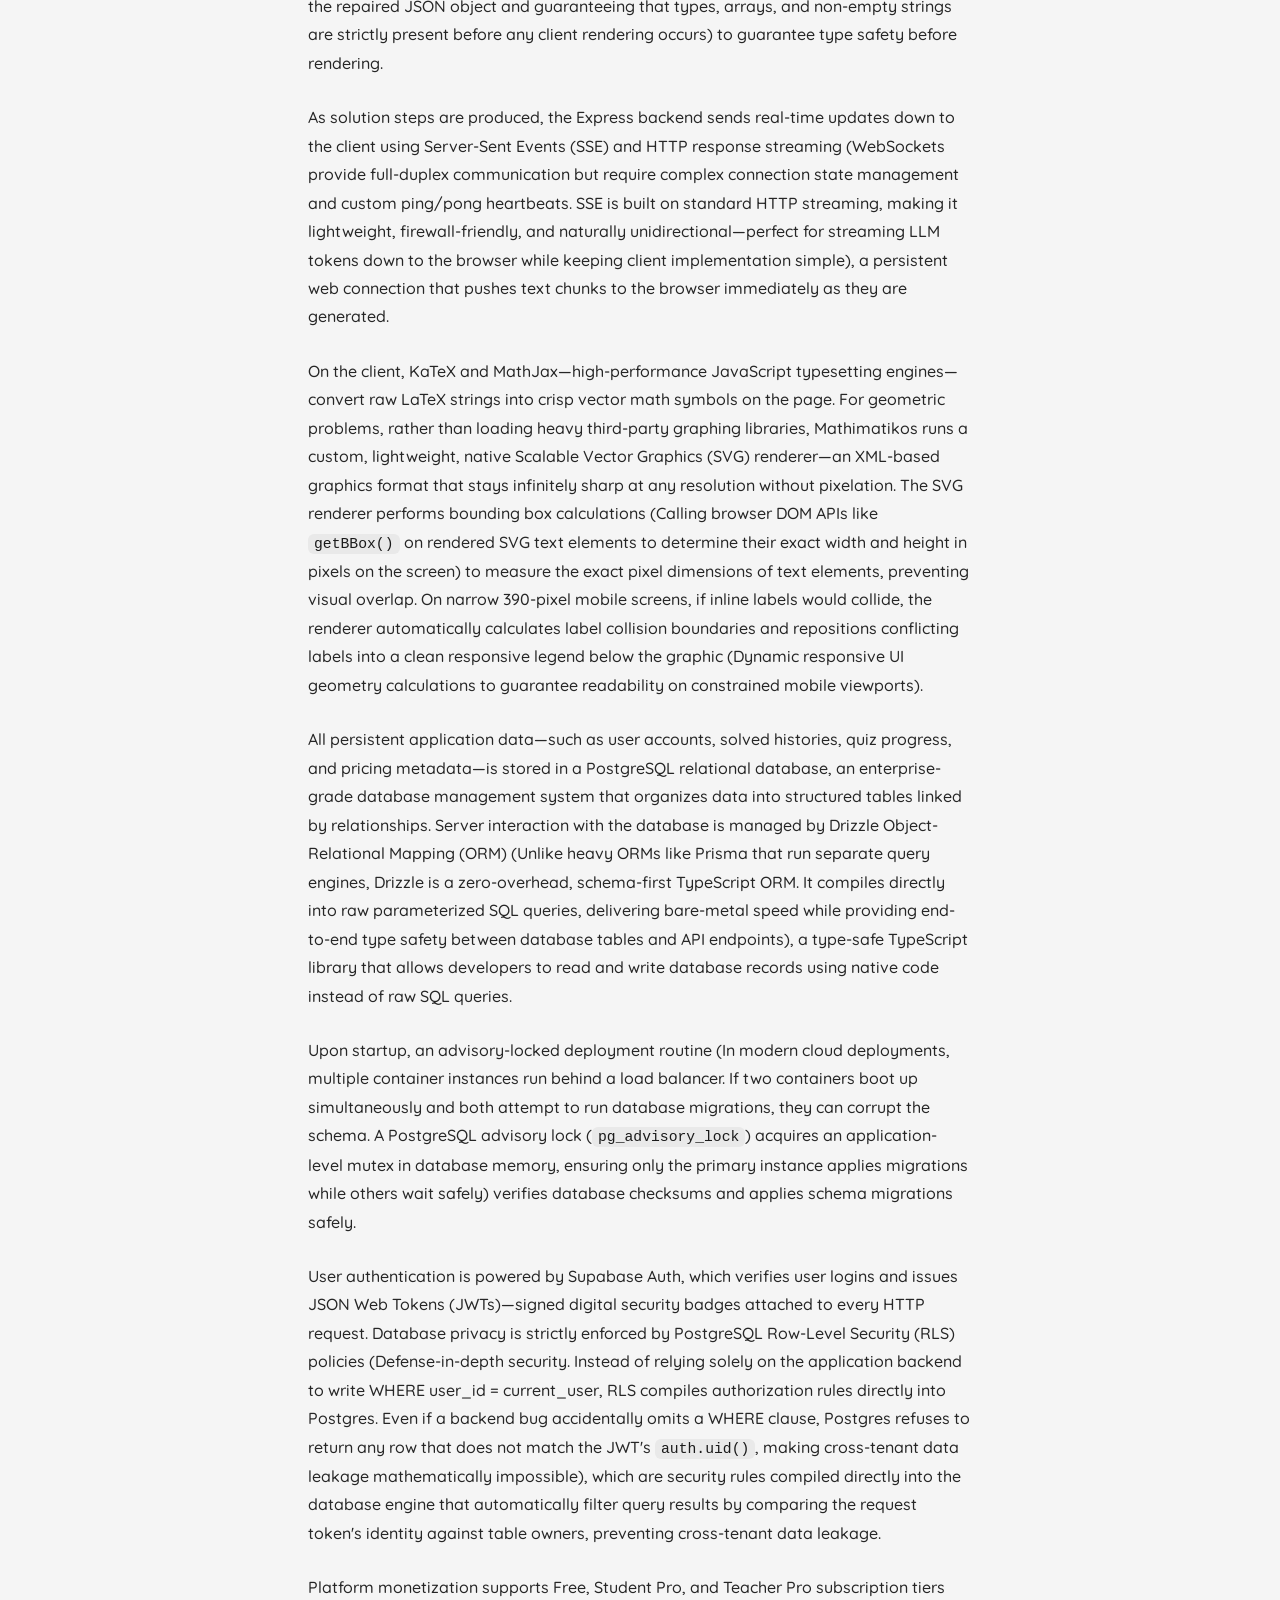
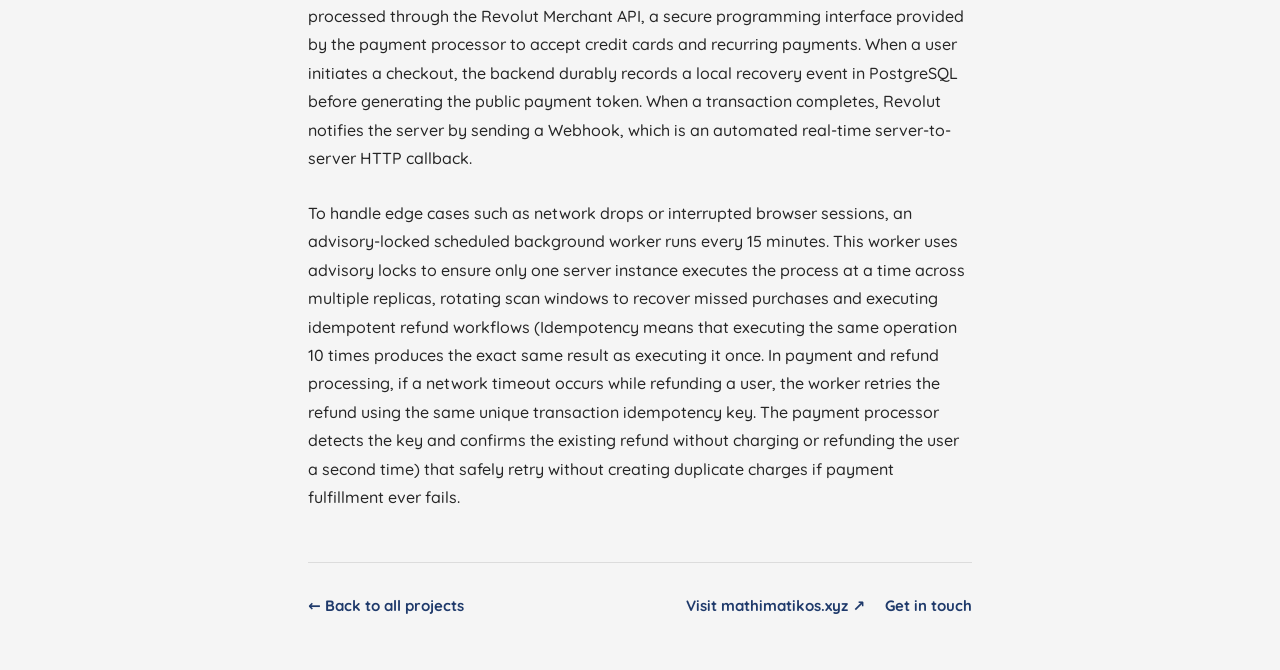
<file: projects/mathimatikos.html>
<!doctype html>
<html lang="en">
<head>
  <meta charset="utf-8">
  <meta name="viewport" content="width=device-width, initial-scale=1">
  <title>Mathimatikos.xyz — How it works | Ioannis Bekas</title>
  <meta name="description" content="An AI-native STEM reasoning engine. Multimodal OCR and RAG pipelines break a problem down into step-by-step, validated explanations with rendered maths and graphs, instead of one opaque answer.">
  <meta name="color-scheme" content="light">
  <meta property="og:type" content="article">
  <meta property="og:title" content="Mathimatikos.xyz — How it works">
  <meta property="og:description" content="An AI-native STEM reasoning engine. Multimodal OCR and RAG pipelines break a problem down into step-by-step, validated explanations with rendered maths and graphs, instead of one opaque answer.">
  <meta property="og:image" content="https://ioannisbekas.github.io/ioannis-Bekas-mascot/media/img/og.jpg">
  <link rel="canonical" href="https://ioannisbekas.github.io/ioannis-Bekas-mascot/projects/mathimatikos.html">
  <link rel="icon" type="image/png" href="../media/img/favicon.png">
  <link rel="apple-touch-icon" href="../media/img/apple-touch-icon.png">
  <link rel="preconnect" href="https://fonts.googleapis.com">
  <link rel="preconnect" href="https://fonts.gstatic.com" crossorigin>
  <link href="https://fonts.googleapis.com/css2?family=Quicksand:wght@500;600;700&display=swap" rel="stylesheet">
  <link rel="stylesheet" href="article.css">
</head>
<body>
  <div class="wrap">
    <header class="top">
      <a class="mark" href="../">ioannis.</a>
      <a class="back" href="../#work">← All projects</a>
    </header>

    <div class="art-header">
      <p class="kicker">AI Engineering · Case study · 2025</p>
      <h1>Mathimatikos.xyz</h1>
      <p class="art-lead">An AI-native STEM reasoning engine. Multimodal OCR and RAG pipelines break a problem down into step-by-step, validated explanations with rendered maths and graphs, instead of one opaque answer.</p>
      <ul class="art-meta">
        <li>Multimodal OCR</li>
        <li>RAG</li>
        <li>Streaming LLM</li>
        <li>TypeScript</li>
        <li>PostgreSQL</li>
        <li>Redis queues</li>
      </ul>
    </div>

    <div class="art-body">
      <p>Mathimatikos initiates user interaction through a React and TypeScript frontend—a component-based user interface framework written in a statically typed dialect of JavaScript that catches code errors during build time (Strong static typing ensures that API request contracts, user authentication tokens, and mathematical data models are enforced across the entire client, preventing runtime undefined errors). The client supports four distinct input pathways: plain text, camera capture, uploaded photos, or canvas-based handwriting.</p>

      <p>For image or handwriting inputs, the browser converts visual pixel data into a Base64-encoded string (Base64 converts raw binary 8-bit image data into a safe 64-character ASCII representation. This allows complex visual payloads to be sent directly inside standard JSON payloads over HTTP POST requests without requiring multipart form boundary management on lightweight serverless endpoints), which is a method of translating raw binary image bytes into plain ASCII text for safe transmission over standard HTTP network calls.</p>

      <p>Before solving, this payload is sent to an Optical Character Recognition (OCR) endpoint where Computer Vision algorithms scan spatial pixel patterns to identify handwritten digits and mathematical symbols, normalizing them into LaTeX formulas (Normalization is critical because human math notation is ambiguous—a handwritten <code>x</code> can look like a multiplication sign ×, or a superscript exponent can look like an inline number. The OCR model resolves these ambiguities into strict LaTeX syntax like \frac{d}{dx} \int f(x) dx)—a standardized markup language designed specifically to render complex mathematical notation cleanly. The normalized LaTeX is sent back to the client for user review (This is a classic "Human-in-the-Loop" (HITL) pattern. Rather than passing possibly misread handwriting directly into a costly LLM solver, the app gives the user a zero-latency preview to verify and edit the extracted equation. This prevents cascading errors and saves unnecessary LLM token spend), allowing students and teachers to inspect and edit extracted text before triggering the main solution pipeline.</p>

      <p>When a user submits a problem, the backend—built on Node.js and Express, which is a JavaScript runtime environment paired with a server web framework—first queries an in-memory Redis cache to check tier allowances and enforce rate-limiting (Relational databases like Postgres are too slow to query on every single keystroke or request. Redis operates in RAM with sub-millisecond latencies, making it ideal for sliding-window rate-limiting to prevent DDoS attacks and enforce subscription quotas), which tracks request counts in server RAM to prevent system overload.</p>

      <p>To guarantee fairness, the system performs an atomic quota reservation (A race condition occurs when a user sends 5 concurrent requests simultaneously before the database can update their credit count. In Redis, an atomic decrement operation—like DECR or a Lua script—guarantees that the check-and-deduct happens as an indivisible step in single-threaded RAM. If the user only has 1 credit, only 1 request succeeds and the other 4 are immediately blocked) that immediately deducts one credit from the user's allowance in Redis.</p>

      <p>The job is then placed into a process-local asynchronous execution queue (Decoupling request ingestion from processing. Web servers have limited worker threads; if 50 users submit complex problems simultaneously, synchronous requests will hold connections open, exhausting the thread pool and crashing the server. A queue buffers spikes and processes jobs at a controlled concurrency limit), which holds pending CPU and API tasks so heavy traffic does not crash the server. The queue enforces separate timers for wait timeouts (30 seconds) and active execution timeouts (60 seconds) (Defending against zombie tasks. A wait timeout kills requests that sat in the queue too long without being picked up; an execution timeout terminates upstream LLM calls that stalled or hung due to vendor network drops).</p>

      <p>It also integrates a circuit breaker pattern (A vital production resiliency pattern. If Google's Gemini API starts failing repeatedly—e.g., throwing 503 Overloaded or 500 Server Errors—continuing to hammer the API causes cascading server crashes and wastes compute. The circuit breaker monitors failures: after 5 consecutive errors, the circuit "trips open" and immediately fails fast with a friendly user message without attempting to call the dead API. After a cooldown period, it enters a "half-open" state to test if the API recovered), a software safety mechanism that trips open to temporarily stop sending requests if five consecutive upstream network failures occur with Google Gemini. If any request fails or times out, an atomic quota refund transaction automatically restores the reserved credit to Redis, ensuring users are never penalized for technical glitches (Financial and transactional integrity in SaaS. Quota deduction must behave like a distributed transaction: commit on success, rollback on failure).</p>

      <p>Once dequeued, the backend passes the problem text and image payloads to Google Gemini through its official Software Development Kit (SDK)—a pre-built code library provided by the vendor to simplify cloud API communication. Gemini operates as a Multimodal Large Language Model (LLM), which is a deep learning artificial intelligence trained to perform complex multi-step reasoning across both visual images and text. The request uses a low temperature setting of 0.1 (Temperature controls the softmax probability distribution over output tokens. A high temperature like 0.8 flattens the distribution, encouraging creative, diverse wording. A low temperature like 0.1 sharpens the distribution towards greedy decoding, forcing the model to consistently pick the highest-probability, mathematically deterministic token), an AI configuration parameter that minimizes randomness to force deterministic, logically consistent mathematical output rather than creative variations.</p>

      <p>The request also enforces a strict JSON Schema (Constrained decoding. By feeding an OpenAPI/JSON schema to the Gemini API, the model's logits are physically masked during token generation so that it is grammatically impossible for the model to output anything other than valid JSON adhering to a predefined set of keys: steps, rationale, final_answer, and graph_data), which defines precise structural rules for data types, step titles, explanation text, and geometry parameters.</p>

      <p>If the raw AI output contains subtle formatting flaws such as unescaped backslashes (In LaTeX, symbols are prefixed with backslashes like \frac or \sqrt. However, in standard JSON, a lone backslash \ is an illegal escape character that crashes <code>JSON.parse()</code>. A defensive JSON repair pipeline runs regex passes to double-escape raw backslashes \\frac before parsing), a defensive JSON repair pipeline sanitizes the text before validating it against a Zod runtime schema (TypeScript types only exist at compile time and disappear in production JavaScript. Zod performs runtime data validation, parsing the repaired JSON object and guaranteeing that types, arrays, and non-empty strings are strictly present before any client rendering occurs) to guarantee type safety before rendering.</p>

      <p>As solution steps are produced, the Express backend sends real-time updates down to the client using Server-Sent Events (SSE) and HTTP response streaming (WebSockets provide full-duplex communication but require complex connection state management and custom ping/pong heartbeats. SSE is built on standard HTTP streaming, making it lightweight, firewall-friendly, and naturally unidirectional—perfect for streaming LLM tokens down to the browser while keeping client implementation simple), a persistent web connection that pushes text chunks to the browser immediately as they are generated.</p>

      <p>On the client, KaTeX and MathJax—high-performance JavaScript typesetting engines—convert raw LaTeX strings into crisp vector math symbols on the page. For geometric problems, rather than loading heavy third-party graphing libraries, Mathimatikos runs a custom, lightweight, native Scalable Vector Graphics (SVG) renderer—an XML-based graphics format that stays infinitely sharp at any resolution without pixelation. The SVG renderer performs bounding box calculations (Calling browser DOM APIs like <code>getBBox()</code> on rendered SVG text elements to determine their exact width and height in pixels on the screen) to measure the exact pixel dimensions of text elements, preventing visual overlap. On narrow 390-pixel mobile screens, if inline labels would collide, the renderer automatically calculates label collision boundaries and repositions conflicting labels into a clean responsive legend below the graphic (Dynamic responsive UI geometry calculations to guarantee readability on constrained mobile viewports).</p>

      <p>All persistent application data—such as user accounts, solved histories, quiz progress, and pricing metadata—is stored in a PostgreSQL relational database, an enterprise-grade database management system that organizes data into structured tables linked by relationships. Server interaction with the database is managed by Drizzle Object-Relational Mapping (ORM) (Unlike heavy ORMs like Prisma that run separate query engines, Drizzle is a zero-overhead, schema-first TypeScript ORM. It compiles directly into raw parameterized SQL queries, delivering bare-metal speed while providing end-to-end type safety between database tables and API endpoints), a type-safe TypeScript library that allows developers to read and write database records using native code instead of raw SQL queries.</p>

      <p>Upon startup, an advisory-locked deployment routine (In modern cloud deployments, multiple container instances run behind a load balancer. If two containers boot up simultaneously and both attempt to run database migrations, they can corrupt the schema. A PostgreSQL advisory lock (<code>pg_advisory_lock</code>) acquires an application-level mutex in database memory, ensuring only the primary instance applies migrations while others wait safely) verifies database checksums and applies schema migrations safely.</p>

      <p>User authentication is powered by Supabase Auth, which verifies user logins and issues JSON Web Tokens (JWTs)—signed digital security badges attached to every HTTP request. Database privacy is strictly enforced by PostgreSQL Row-Level Security (RLS) policies (Defense-in-depth security. Instead of relying solely on the application backend to write WHERE user_id = current_user, RLS compiles authorization rules directly into Postgres. Even if a backend bug accidentally omits a WHERE clause, Postgres refuses to return any row that does not match the JWT's <code>auth.uid()</code>, making cross-tenant data leakage mathematically impossible), which are security rules compiled directly into the database engine that automatically filter query results by comparing the request token's identity against table owners, preventing cross-tenant data leakage.</p>

      <p>Platform monetization supports Free, Student Pro, and Teacher Pro subscription tiers processed through the Revolut Merchant API, a secure programming interface provided by the payment processor to accept credit cards and recurring payments. When a user initiates a checkout, the backend durably records a local recovery event in PostgreSQL before generating the public payment token. When a transaction completes, Revolut notifies the server by sending a Webhook, which is an automated real-time server-to-server HTTP callback.</p>

      <p>To handle edge cases such as network drops or interrupted browser sessions, an advisory-locked scheduled background worker runs every 15 minutes. This worker uses advisory locks to ensure only one server instance executes the process at a time across multiple replicas, rotating scan windows to recover missed purchases and executing idempotent refund workflows (Idempotency means that executing the same operation 10 times produces the exact same result as executing it once. In payment and refund processing, if a network timeout occurs while refunding a user, the worker retries the refund using the same unique transaction idempotency key. The payment processor detects the key and confirms the existing refund without charging or refunding the user a second time) that safely retry without creating duplicate charges if payment fulfillment ever fails.</p>
    </div>

    <footer class="art-foot">
      <a class="back" href="../#work">← Back to all projects</a>
      <span class="foot-links">
        <a href="https://mathimatikos.xyz" target="_blank" rel="noopener">Visit mathimatikos.xyz ↗</a>
        <a href="mailto:bekas.ioannis.1996@gmail.com">Get in touch</a>
      </span>
    </footer>
  </div>
</body>
</html>
</file>
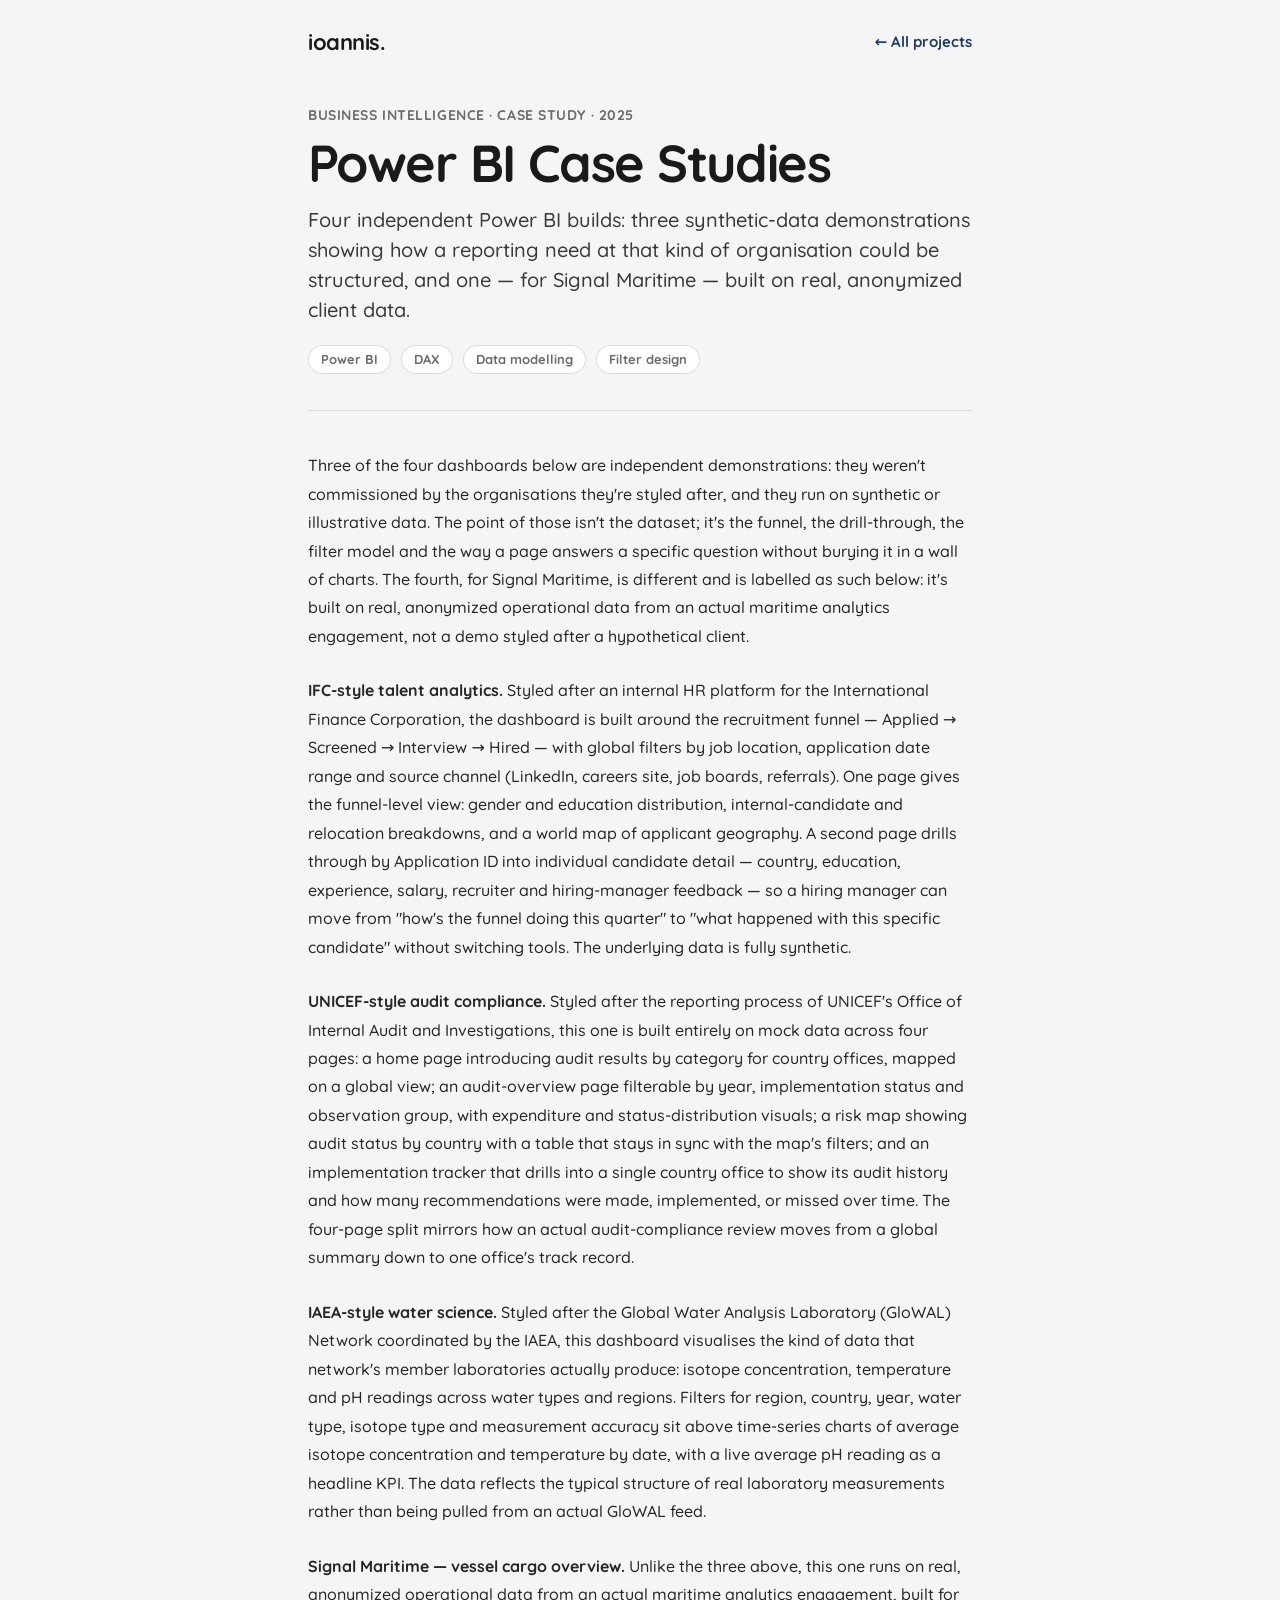
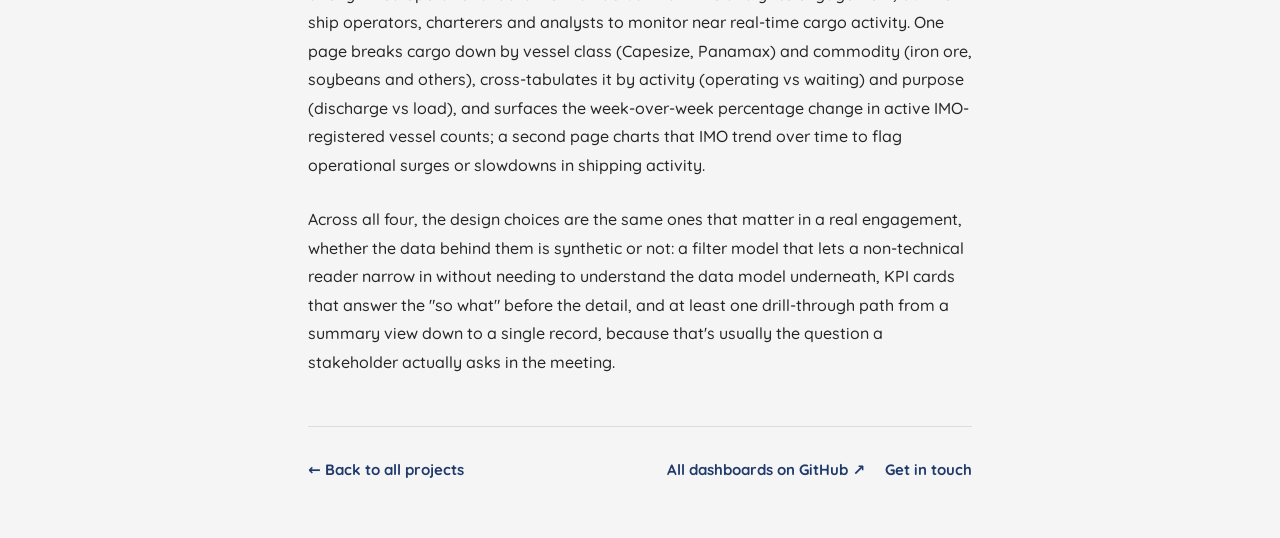
<file: projects/power-bi-case-studies.html>
<!doctype html>
<html lang="en">
<head>
  <meta charset="utf-8">
  <meta name="viewport" content="width=device-width, initial-scale=1">
  <title>Power BI Case Studies — How they're built | Ioannis Bekas</title>
  <meta name="description" content="Independent portfolio dashboards built on synthetic or representative demo data, showing how complex reporting questions become focused, usable Power BI experiences.">
  <meta name="color-scheme" content="light">
  <meta property="og:type" content="article">
  <meta property="og:title" content="Power BI Case Studies — How they're built">
  <meta property="og:description" content="Independent portfolio dashboards built on synthetic or representative demo data, showing how complex reporting questions become focused, usable Power BI experiences.">
  <meta property="og:image" content="https://ioannisbekas.github.io/ioannis-Bekas-mascot/media/img/og.jpg">
  <link rel="canonical" href="https://ioannisbekas.github.io/ioannis-Bekas-mascot/projects/power-bi-case-studies.html">
  <link rel="icon" type="image/png" href="../media/img/favicon.png">
  <link rel="apple-touch-icon" href="../media/img/apple-touch-icon.png">
  <link rel="preconnect" href="https://fonts.googleapis.com">
  <link rel="preconnect" href="https://fonts.gstatic.com" crossorigin>
  <link href="https://fonts.googleapis.com/css2?family=Quicksand:wght@500;600;700&display=swap" rel="stylesheet">
  <link rel="stylesheet" href="article.css">
</head>
<body>
  <div class="wrap">
    <header class="top">
      <a class="mark" href="../">ioannis.</a>
      <a class="back" href="../#work">← All projects</a>
    </header>

    <div class="art-header">
      <p class="kicker">Business Intelligence · Case study · 2025</p>
      <h1>Power BI Case Studies</h1>
      <p class="art-lead">Four independent Power BI builds: three synthetic-data demonstrations showing how a reporting need at that kind of organisation could be structured, and one — for Signal Maritime — built on real, anonymized client data.</p>
      <ul class="art-meta">
        <li>Power BI</li>
        <li>DAX</li>
        <li>Data modelling</li>
        <li>Filter design</li>
      </ul>
    </div>

    <div class="art-body">
      <p>Three of the four dashboards below are independent demonstrations: they weren't commissioned by the organisations they're styled after, and they run on synthetic or illustrative data. The point of those isn't the dataset; it's the funnel, the drill-through, the filter model and the way a page answers a specific question without burying it in a wall of charts. The fourth, for Signal Maritime, is different and is labelled as such below: it's built on real, anonymized operational data from an actual maritime analytics engagement, not a demo styled after a hypothetical client.</p>

      <p><b>IFC-style talent analytics.</b> Styled after an internal HR platform for the International Finance Corporation, the dashboard is built around the recruitment funnel — Applied → Screened → Interview → Hired — with global filters by job location, application date range and source channel (LinkedIn, careers site, job boards, referrals). One page gives the funnel-level view: gender and education distribution, internal-candidate and relocation breakdowns, and a world map of applicant geography. A second page drills through by Application ID into individual candidate detail — country, education, experience, salary, recruiter and hiring-manager feedback — so a hiring manager can move from "how's the funnel doing this quarter" to "what happened with this specific candidate" without switching tools. The underlying data is fully synthetic.</p>

      <p><b>UNICEF-style audit compliance.</b> Styled after the reporting process of UNICEF's Office of Internal Audit and Investigations, this one is built entirely on mock data across four pages: a home page introducing audit results by category for country offices, mapped on a global view; an audit-overview page filterable by year, implementation status and observation group, with expenditure and status-distribution visuals; a risk map showing audit status by country with a table that stays in sync with the map's filters; and an implementation tracker that drills into a single country office to show its audit history and how many recommendations were made, implemented, or missed over time. The four-page split mirrors how an actual audit-compliance review moves from a global summary down to one office's track record.</p>

      <p><b>IAEA-style water science.</b> Styled after the Global Water Analysis Laboratory (GloWAL) Network coordinated by the IAEA, this dashboard visualises the kind of data that network's member laboratories actually produce: isotope concentration, temperature and pH readings across water types and regions. Filters for region, country, year, water type, isotope type and measurement accuracy sit above time-series charts of average isotope concentration and temperature by date, with a live average pH reading as a headline KPI. The data reflects the typical structure of real laboratory measurements rather than being pulled from an actual GloWAL feed.</p>

      <p><b>Signal Maritime — vessel cargo overview.</b> Unlike the three above, this one runs on real, anonymized operational data from an actual maritime analytics engagement, built for ship operators, charterers and analysts to monitor near real-time cargo activity. One page breaks cargo down by vessel class (Capesize, Panamax) and commodity (iron ore, soybeans and others), cross-tabulates it by activity (operating vs waiting) and purpose (discharge vs load), and surfaces the week-over-week percentage change in active IMO-registered vessel counts; a second page charts that IMO trend over time to flag operational surges or slowdowns in shipping activity.</p>

      <p>Across all four, the design choices are the same ones that matter in a real engagement, whether the data behind them is synthetic or not: a filter model that lets a non-technical reader narrow in without needing to understand the data model underneath, KPI cards that answer the "so what" before the detail, and at least one drill-through path from a summary view down to a single record, because that's usually the question a stakeholder actually asks in the meeting.</p>
    </div>

    <footer class="art-foot">
      <a class="back" href="../#work">← Back to all projects</a>
      <span class="foot-links">
        <a href="https://github.com/IoannisBekas/PowerBI-Dashboards" target="_blank" rel="noopener">All dashboards on GitHub ↗</a>
        <a href="mailto:bekas.ioannis.1996@gmail.com">Get in touch</a>
      </span>
    </footer>
  </div>
</body>
</html>
</file>
<file: styles.css>
:root {
  /* --bg must stay #f5f5f5: the scene videos were colour-graded to exactly this value so they blend into the page. */
  --bg: #f5f5f5;
  --ink: #1a1a1a;
  --muted: #6b6b6b;
  --faint: #a3a3a3;
  --line: #d9d9d9;
  --card: #ffffff;
  --accent: #1f3a6b;
  --radius: 18px;
  --gutter: clamp(16px, 4vw, 48px);
  --ease: cubic-bezier(.2, .7, .2, 1);
  color-scheme: light;
}

*, *::before, *::after { box-sizing: border-box; }

html { scroll-behavior: smooth; -webkit-text-size-adjust: 100%; }

body {
  margin: 0;
  background: var(--bg);
  color: var(--ink);
  font-family: "Quicksand", system-ui, -apple-system, "Segoe UI", sans-serif;
  font-weight: 500;
  line-height: 1.5;
  -webkit-font-smoothing: antialiased;
  overflow-x: hidden;
}

a { color: inherit; }
img, video { display: block; max-width: 100%; }

/* ---------- Scene stage ---------- */
.stage {
  position: fixed;
  inset: 0;
  z-index: 0;
  pointer-events: none;
  background: var(--bg);
}
.scene-layer {
  position: absolute;
  inset: 0;
  display: flex;
  align-items: center;
  justify-content: flex-start;
  opacity: 0;
  transition: opacity 1s ease-in-out;
}
.scene-layer.is-active { opacity: 1; }
.scene-layer video {
  flex: none;
  width: 100%;
  height: 100%;
  object-fit: cover;
  object-position: left center;
}
/*
  Outside 16:10–16:9, filling the screen would crop the puppet or push it into the text column,
  so the video box is sized to the clip and its inner edges are feathered: browsers decode the
  #f5f5f5 background a level or so off, and a soft edge hides that where a hard one would show.
*/
@media (min-aspect-ratio: 16/9) {
  .scene-layer video {
    width: calc(100vh * 16 / 9);
    -webkit-mask-image: linear-gradient(to right, #000 94%, transparent);
    mask-image: linear-gradient(to right, #000 94%, transparent);
  }
}
@media (min-width: 1024px) and (max-aspect-ratio: 159/100) {
  .scene-layer video {
    height: calc(100vw * 9 / 16);
    -webkit-mask-image: linear-gradient(to bottom, transparent, #000 5%, #000 95%, transparent);
    mask-image: linear-gradient(to bottom, transparent, #000 5%, #000 95%, transparent);
  }
}

/* ---------- Header & nav ---------- */
.site-header {
  position: fixed;
  top: 0; left: 0; right: 0;
  z-index: 30;
  display: flex;
  align-items: center;
  justify-content: space-between;
  padding: 28px var(--gutter);
  color: #fff;
  mix-blend-mode: difference;
  pointer-events: none;
}
.site-header > * { pointer-events: auto; }
.wordmark {
  font-weight: 700;
  font-size: 24px;
  letter-spacing: -0.02em;
  text-decoration: none;
}
.menu-toggle {
  display: none;
  width: 44px; height: 44px;
  padding: 0;
  border: 0;
  background: none;
  color: inherit;
  cursor: pointer;
}
.menu-toggle span {
  display: block;
  height: 2px;
  margin: 6px 10px 6px auto;
  background: currentColor;
  border-radius: 2px;
  transition: transform .3s var(--ease), width .3s var(--ease);
}
.menu-toggle span:first-child { width: 24px; }
.menu-toggle span:last-child { width: 16px; }
.menu-open .menu-toggle span:first-child { transform: translateY(4px) rotate(45deg); width: 22px; }
.menu-open .menu-toggle span:last-child { transform: translateY(-4px) rotate(-45deg); width: 22px; }

.site-nav {
  position: fixed;
  top: 28px; right: var(--gutter);
  z-index: 30;
  display: flex;
  gap: 32px;
  height: 28px;
  align-items: center;
  color: #fff;
  mix-blend-mode: difference;
}
.site-nav a {
  font-weight: 600;
  font-size: 16px;
  text-decoration: none;
  position: relative;
}
.site-nav a::after {
  content: "";
  position: absolute;
  left: 0; right: 0; bottom: -4px;
  height: 2px;
  background: currentColor;
  transform: scaleX(0);
  transform-origin: left;
  transition: transform .3s var(--ease);
}
.site-nav a:hover::after,
.site-nav a[aria-current="true"]::after { transform: scaleX(1); }

/* ---------- Sections ---------- */
main { position: relative; z-index: 1; }

.section {
  position: relative;
  min-height: 100vh;
  min-height: 100svh;
  display: flex;
  align-items: center;
}
.section-inner {
  width: 50%;
  margin-left: 50%;
  padding: 140px var(--gutter) 120px clamp(16px, 2vw, 32px);
}

.section-title {
  margin: 0 0 32px;
  font-size: clamp(38px, 4.2vw, 68px);
  font-weight: 700;
  line-height: 1.05;
  letter-spacing: -0.025em;
}
.subhead {
  margin: 56px 0 20px;
  font-size: 22px;
  font-weight: 700;
  letter-spacing: -0.01em;
}
.muted { color: var(--muted); }

/* Hero */
.section--hero .section-inner { text-align: right; }
.hero-hi { margin: 0 0 8px; font-size: clamp(20px, 1.8vw, 28px); }
.hero-title {
  margin: 0;
  /* 4.5vw keeps the longest line ("Clear decisions out.") on one line inside the 50vw column. */
  font-size: clamp(40px, 4.5vw, 88px);
  font-weight: 700;
  line-height: 1.04;
  letter-spacing: -0.03em;
}
.hero-title span { display: block; }
.hero-sub { margin: 24px 0 0 auto; max-width: 46ch; font-size: clamp(16px, 1.25vw, 19px); color: #3a3a3a; }
.hero-meta { margin-top: clamp(32px, 6vh, 80px); }
.hero-name { margin: 0; font-size: clamp(24px, 2.2vw, 34px); font-weight: 700; letter-spacing: -0.02em; }
.hero-role { margin: 4px 0 0; display: flex; justify-content: flex-end; gap: 40px; color: var(--muted); font-size: 17px; }
.hero-stack { margin: 10px 0 0; font-size: 14px; font-weight: 600; color: var(--faint); }

.hero-title span,
.hero-hi,
.hero-sub,
.hero-meta {
  animation: rise .9s var(--ease) both;
}
.hero-sub { animation-delay: .5s; }
.hero-title span:nth-child(1) { animation-delay: .15s; }
.hero-title span:nth-child(2) { animation-delay: .3s; }
.hero-title span:nth-child(3) { animation-delay: .45s; }
.hero-meta { animation-delay: .7s; }
@keyframes rise { from { opacity: 0; transform: translateY(24px); } to { opacity: 1; transform: none; } }

.scroll-cue {
  position: absolute;
  bottom: 32px;
  right: var(--gutter);
  width: 26px; height: 42px;
  border: 2px solid var(--ink);
  border-radius: 14px;
}
.scroll-cue span {
  position: absolute;
  left: 50%; top: 8px;
  width: 4px; height: 8px;
  margin-left: -2px;
  border-radius: 2px;
  background: var(--ink);
  animation: cue 1.8s ease-in-out infinite;
}
@keyframes cue { 0% { opacity: 0; transform: translateY(0); } 30% { opacity: 1; } 100% { opacity: 0; transform: translateY(14px); } }

/* Work */
.works { list-style: none; margin: 0; padding: 0; }
.works > li { border-bottom: 1px solid var(--line); }
.works summary {
  display: flex;
  align-items: center;
  gap: 16px;
  padding: 18px 0;
  font-size: clamp(20px, 1.9vw, 28px);
  font-weight: 600;
  letter-spacing: -0.01em;
  cursor: pointer;
  list-style: none;
  transition: transform .3s var(--ease), color .2s;
}
.works summary::-webkit-details-marker { display: none; }
.works summary:hover { transform: translateX(6px); }
.works summary:focus-visible { outline: 2px solid var(--accent); outline-offset: 4px; border-radius: 6px; }
.folder { width: 28px; height: 28px; flex: none; fill: none; stroke: currentColor; stroke-width: 1.6; stroke-linejoin: round; }
.works details[open] .folder { fill: var(--ink); }
.work-year { margin-left: auto; font-size: 15px; font-weight: 600; color: var(--faint); }
.work-body { padding: 0 0 24px 44px; color: #3a3a3a; font-size: 17px; }
.work-body p { margin: 0 0 12px; max-width: 56ch; }
.work-stats b { color: var(--ink); }
.work-link { display: inline-block; margin-top: 8px; font-weight: 700; color: var(--accent); text-decoration: none; }
.work-link:hover { text-decoration: underline; }
.work-link + .work-link { margin-left: 20px; }
.inline-link { font-weight: 700; color: var(--accent); text-decoration: none; white-space: nowrap; }
.inline-link:hover { text-decoration: underline; }

.shots {
  list-style: none;
  display: grid;
  grid-template-columns: repeat(2, 1fr);
  gap: 12px;
  margin: 16px 0 4px;
  padding: 0;
  max-width: 640px;
}
.shots a { display: block; text-decoration: none; font-size: 13px; font-weight: 700; color: var(--accent); }
.shots img {
  width: 100%;
  height: auto;
  aspect-ratio: 16 / 9;
  object-fit: cover;
  object-position: top left;
  border-radius: 10px;
  box-shadow: 0 6px 18px rgba(0, 0, 0, .12);
  margin-bottom: 8px;
  transition: transform .3s var(--ease);
}
.shots a:hover img { transform: translateY(-3px); }

.tags { list-style: none; display: flex; flex-wrap: wrap; gap: 8px; margin: 12px 0 0; padding: 0; }
.tags li {
  padding: 4px 12px;
  border: 1px solid var(--line);
  border-radius: 999px;
  font-size: 14px;
  font-weight: 600;
  color: var(--muted);
  background: rgba(255, 255, 255, .6);
}

/* Journey */
.timeline {
  list-style: none;
  margin: 0;
  padding: 0 0 0 28px;
  position: relative;
}
.timeline::before {
  content: "";
  position: absolute;
  left: 7px; top: 10px; bottom: 10px;
  border-left: 2px dashed var(--faint);
}
.timeline li {
  position: relative;
  display: grid;
  grid-template-columns: 96px 1fr;
  column-gap: 16px;
  padding: 12px 0;
}
.timeline li::before {
  content: "";
  position: absolute;
  left: -27px; top: 19px;
  width: 14px; height: 14px;
  border-radius: 50%;
  background: var(--bg);
  border: 3px solid var(--ink);
}
.timeline li:first-child::before { background: var(--ink); }
.tl-year { grid-row: span 2; font-size: 15px; font-weight: 700; color: var(--muted); padding-top: 4px; }
.tl-org { font-size: 21px; font-weight: 700; letter-spacing: -0.01em; line-height: 1.3; }
.tl-role { color: var(--muted); font-size: 16px; }

.wordmarks {
  list-style: none;
  display: flex;
  flex-wrap: wrap;
  gap: 10px;
  margin: 0;
  padding: 0;
}
/* A credibility bar of names. Text, not logos: these are other organisations' trademarks. */
.wordmarks li {
  padding: 8px 16px;
  border-radius: 10px;
  background: rgba(255, 255, 255, .7);
  box-shadow: inset 0 0 0 1px var(--line);
  font-size: 17px;
  font-weight: 700;
  color: #8d8d8d;
  letter-spacing: -0.01em;
  transition: color .2s, box-shadow .2s;
}
.wordmarks li:hover { color: var(--ink); box-shadow: inset 0 0 0 1px #b9b9b9; }

/* Talks & writing */
.talks { list-style: none; margin: 0; padding: 0; }
.talks li { display: grid; gap: 4px; padding: 16px 0; border-bottom: 1px solid var(--line); }
.talks li:first-child { padding-top: 0; }
.talk-when { font-size: 14px; font-weight: 700; color: var(--muted); }
.talk-title { font-size: clamp(19px, 1.7vw, 24px); font-weight: 700; letter-spacing: -0.01em; line-height: 1.25; }
.talk-what { color: #3a3a3a; font-size: 16px; max-width: 56ch; }
.talks .work-link { margin-top: 2px; justify-self: start; }
.articles { list-style: none; margin: 0; padding: 0; columns: 2; column-gap: 28px; }
.articles li { break-inside: avoid; padding: 0 0 12px; }
.articles a { font-weight: 600; font-size: 16px; line-height: 1.35; text-decoration: none; background: linear-gradient(currentColor, currentColor) 0 100% / 0 1px no-repeat; transition: background-size .3s var(--ease); }
.articles a::after { content: " ↗"; color: var(--accent); }
.articles a:hover { background-size: 100% 1px; }
.teach { margin: 0; font-size: 17px; color: #3a3a3a; max-width: 56ch; }

/* About */
.lead { margin: -8px 0 40px; font-size: 19px; color: #3a3a3a; max-width: 52ch; }
.stack {
  position: relative;
  width: min(300px, 78vw);
  aspect-ratio: 300 / 360;
  touch-action: pan-y;
}
.card {
  position: absolute;
  inset: 0;
  margin: 0;
  border-radius: var(--radius);
  background: var(--card);
  box-shadow: 0 18px 40px rgba(0, 0, 0, .12), 0 2px 6px rgba(0, 0, 0, .06);
  overflow: hidden;
  transition: transform .5s var(--ease), opacity .4s;
  user-select: none;
  -webkit-user-select: none;
}
.card.is-top { cursor: grab; }
.card.is-dragging { transition: none; cursor: grabbing; }
.card--photo img { width: 100%; height: 100%; object-fit: cover; pointer-events: none; }
.card--fact {
  display: flex;
  flex-direction: column;
  justify-content: flex-end;
  gap: 12px;
  padding: 28px;
}
.fact-k { font-size: 44px; font-weight: 700; letter-spacing: -0.03em; line-height: 1; }
.fact-v { font-size: 17px; color: #3a3a3a; }
.card--quote {
  display: flex;
  flex-direction: column;
  justify-content: space-between;
  padding: 28px;
  background: var(--ink);
  color: #fff;
}
.card--quote p { margin: 0; font-size: 21px; font-weight: 600; line-height: 1.35; letter-spacing: -0.01em; }
.card--quote cite { font-style: normal; font-size: 14px; color: #bdbdbd; }
.stack-next {
  margin-top: 24px;
  padding: 8px 0;
  border: 0;
  background: none;
  font: inherit;
  font-weight: 700;
  color: var(--accent);
  cursor: pointer;
}
.stack-next:hover { text-decoration: underline; }
.tags--skills { margin-top: 28px; }

/* Contact */
.section--contact .section-inner { margin-left: 52%; width: 48%; }
.end-sub { margin: -24px 0 28px; font-size: clamp(18px, 1.6vw, 23px); color: var(--muted); max-width: 40ch; }
.cta { display: flex; flex-wrap: wrap; gap: 12px; margin-bottom: 8px; }
.cta-btn {
  display: inline-block;
  padding: 14px 26px;
  border-radius: 999px;
  background: var(--ink);
  color: #fff;
  font-weight: 700;
  text-decoration: none;
  transition: transform .2s var(--ease);
}
.cta-btn--ghost { background: transparent; color: var(--ink); box-shadow: inset 0 0 0 2px var(--ink); }
.cta-btn:hover { transform: translateY(-2px); }
.dd-note { margin-left: 10px; font-size: 13px; font-weight: 600; color: var(--faint); white-space: nowrap; }
.contact { margin: 0; }
.contact dt { font-size: 15px; color: var(--muted); margin-top: 22px; }
.contact dd { margin: 2px 0 0; font-size: clamp(22px, 2vw, 30px); font-weight: 700; letter-spacing: -0.015em; overflow-wrap: anywhere; }
.contact dd a { text-decoration: none; background: linear-gradient(currentColor, currentColor) 0 100% / 0 2px no-repeat; transition: background-size .3s var(--ease); }
.contact dd a:hover { background-size: 100% 2px; }
.contact .socials { display: flex; gap: 12px; margin-top: 8px; }
.contact .socials a {
  display: grid;
  place-items: center;
  width: 48px; height: 48px;
  border-radius: 50%;
  background: var(--ink);
  color: #fff;
  transition: transform .2s var(--ease);
}
.contact .socials a:hover { transform: translateY(-3px); }
.socials svg { width: 22px; height: 22px; fill: currentColor; }


/* ---------- Mobile & tablet ---------- */
@media (max-width: 1023px) {
  .stage { top: auto; height: 50vh; height: 50svh; }
  .scene-layer { align-items: flex-end; justify-content: center; }
  /* Mobile clips are 720×744: fit the box to the clip inside the bottom half and feather the edges. */
  .scene-layer video {
    width: min(100%, calc(50vh * 720 / 744));
    width: min(100%, calc(50svh * 720 / 744));
    height: auto;
    aspect-ratio: 720 / 744;
    object-position: center bottom;
    -webkit-mask-image: linear-gradient(to right, transparent, #000 5%, #000 95%, transparent), linear-gradient(to bottom, transparent, #000 6%);
    -webkit-mask-composite: source-in;
    mask-image: linear-gradient(to right, transparent, #000 5%, #000 95%, transparent), linear-gradient(to bottom, transparent, #000 6%);
    mask-composite: intersect;
  }

  .menu-toggle { display: block; }
  .site-nav {
    inset: 0;
    top: 0; right: 0;
    height: auto;
    z-index: 25;
    flex-direction: column;
    justify-content: center;
    gap: 20px;
    padding: var(--gutter);
    background: var(--bg);
    color: var(--ink);
    mix-blend-mode: normal;
    opacity: 0;
    visibility: hidden;
    transition: opacity .3s, visibility .3s;
  }
  .site-nav a { font-size: 40px; font-weight: 700; letter-spacing: -0.02em; }
  .menu-open .site-nav { opacity: 1; visibility: visible; }

  .section { align-items: flex-start; padding-bottom: 50svh; }
  .section-inner,
  .section--contact .section-inner {
    width: auto;
    margin: 0;
    padding: 96px var(--gutter) 32px;
  }
  /* Keeps text legible where it scrolls over the fixed puppet. */
  .section:not(.section--hero) .section-inner {
    margin: 0 8px;
    padding: 96px calc(var(--gutter) - 8px) 28px;
    border-radius: 0 0 24px 24px;
    background: linear-gradient(to bottom, rgba(245, 245, 245, .95) calc(100% - 28px), rgba(245, 245, 245, 0));
  }
  /* Contact must fit above the close-up puppet in the bottom half. */
  .section--contact .section-title { margin-bottom: 20px; }
  .end-sub { margin: -12px 0 20px; }
  .contact dt { margin-top: 12px; font-size: 14px; }
  .contact dd { font-size: 20px; }
  .section--hero .section-inner { text-align: left; }
  .hero-role { justify-content: flex-start; gap: 16px; }
  .hero-meta { margin-top: 28px; }
  .scroll-cue { display: none; }
  .work-body { padding-left: 0; }
  .shots { grid-template-columns: 1fr 1fr; }
  .articles { columns: 1; }
  .timeline li { grid-template-columns: 1fr; }
  .tl-year { grid-row: auto; padding-top: 0; }
  .stack { margin: 0 auto; }
  .stack-next { display: block; margin: 20px auto 0; }
  .hero-sub { margin-right: 0; font-size: 16px; }
  /* The stack line would sit over the puppet here; the About section lists the same tools. */
  .hero-stack { display: none; }
  .hero-role { flex-wrap: wrap; gap: 2px 16px; }
  .cta-btn { flex: 1 1 auto; text-align: center; padding: 12px 20px; }
  .cta { margin-bottom: 2px; }
  .section--contact .section-title { font-size: clamp(30px, 8vw, 38px); }
  .end-sub { font-size: 16px; }
}

@media (prefers-reduced-motion: reduce) {
  html { scroll-behavior: auto; }
  *, *::before, *::after { animation: none !important; transition-duration: .01ms !important; }
}
</file>
<file: projects/article.css>
/* Shared styles for standalone case-study pages (projects/*.html). Same tokens as the rest of the site. */
:root {
  --bg: #f5f5f5;
  --ink: #1a1a1a;
  --muted: #6b6b6b;
  --faint: #a3a3a3;
  --line: #dcdcdc;
  --card: #ffffff;
  --accent: #1f3a6b;
  --gutter: clamp(16px, 4vw, 48px);
  color-scheme: light;
}
* { box-sizing: border-box; }
html { scroll-behavior: smooth; }
body {
  margin: 0;
  background: var(--bg);
  color: var(--ink);
  font-family: "Quicksand", system-ui, -apple-system, "Segoe UI", sans-serif;
  font-weight: 500;
  line-height: 1.5;
  -webkit-font-smoothing: antialiased;
}
a { color: var(--accent); font-weight: 700; text-decoration: none; }
a:hover { text-decoration: underline; }
.wrap { max-width: 760px; margin: 0 auto; padding: 0 var(--gutter); }

header.top {
  display: flex;
  justify-content: space-between;
  align-items: center;
  padding: 26px 0;
}
.mark { font-weight: 700; font-size: 22px; color: var(--ink); letter-spacing: -0.02em; }
.back { font-size: 15px; font-weight: 700; }

.art-header { padding: 20px 0 12px; border-bottom: 1px solid var(--line); }
.kicker { margin: 0 0 10px; font-size: 14px; font-weight: 700; letter-spacing: 0.04em; text-transform: uppercase; color: var(--muted); }
h1 { margin: 0 0 14px; font-size: clamp(32px, 4.6vw, 52px); line-height: 1.05; letter-spacing: -0.03em; }
.art-lead { margin: 0 0 20px; font-size: clamp(17px, 1.6vw, 20px); color: #3a3a3a; max-width: 62ch; }
.art-meta { display: flex; flex-wrap: wrap; gap: 6px 10px; margin: 0 0 24px; padding: 0; list-style: none; }
.art-meta li { padding: 5px 13px; border-radius: 999px; background: var(--card); box-shadow: inset 0 0 0 1px var(--line); font-size: 13px; font-weight: 700; color: var(--muted); }

.art-body { padding: 40px 0 24px; }
.art-body p {
  margin: 0 0 26px;
  font-size: clamp(16px, 1.15vw, 18px);
  line-height: 1.78;
  color: #262626;
  max-width: 68ch;
}
.art-body code {
  font-family: ui-monospace, "Cascadia Code", "SFMono-Regular", Consolas, monospace;
  font-size: .92em;
  background: #e9e9e9;
  padding: 2px 6px;
  border-radius: 6px;
  color: #1a1a1a;
}

footer.art-foot {
  border-top: 1px solid var(--line);
  padding: 32px 0 56px;
  display: flex;
  flex-wrap: wrap;
  justify-content: space-between;
  align-items: center;
  gap: 16px;
  color: var(--muted);
  font-size: 15px;
}
footer.art-foot .foot-links { display: flex; gap: 20px; }

@media (max-width: 640px) {
  .art-header { padding-top: 8px; }
  footer.art-foot { flex-direction: column; align-items: flex-start; }
}
</file>
